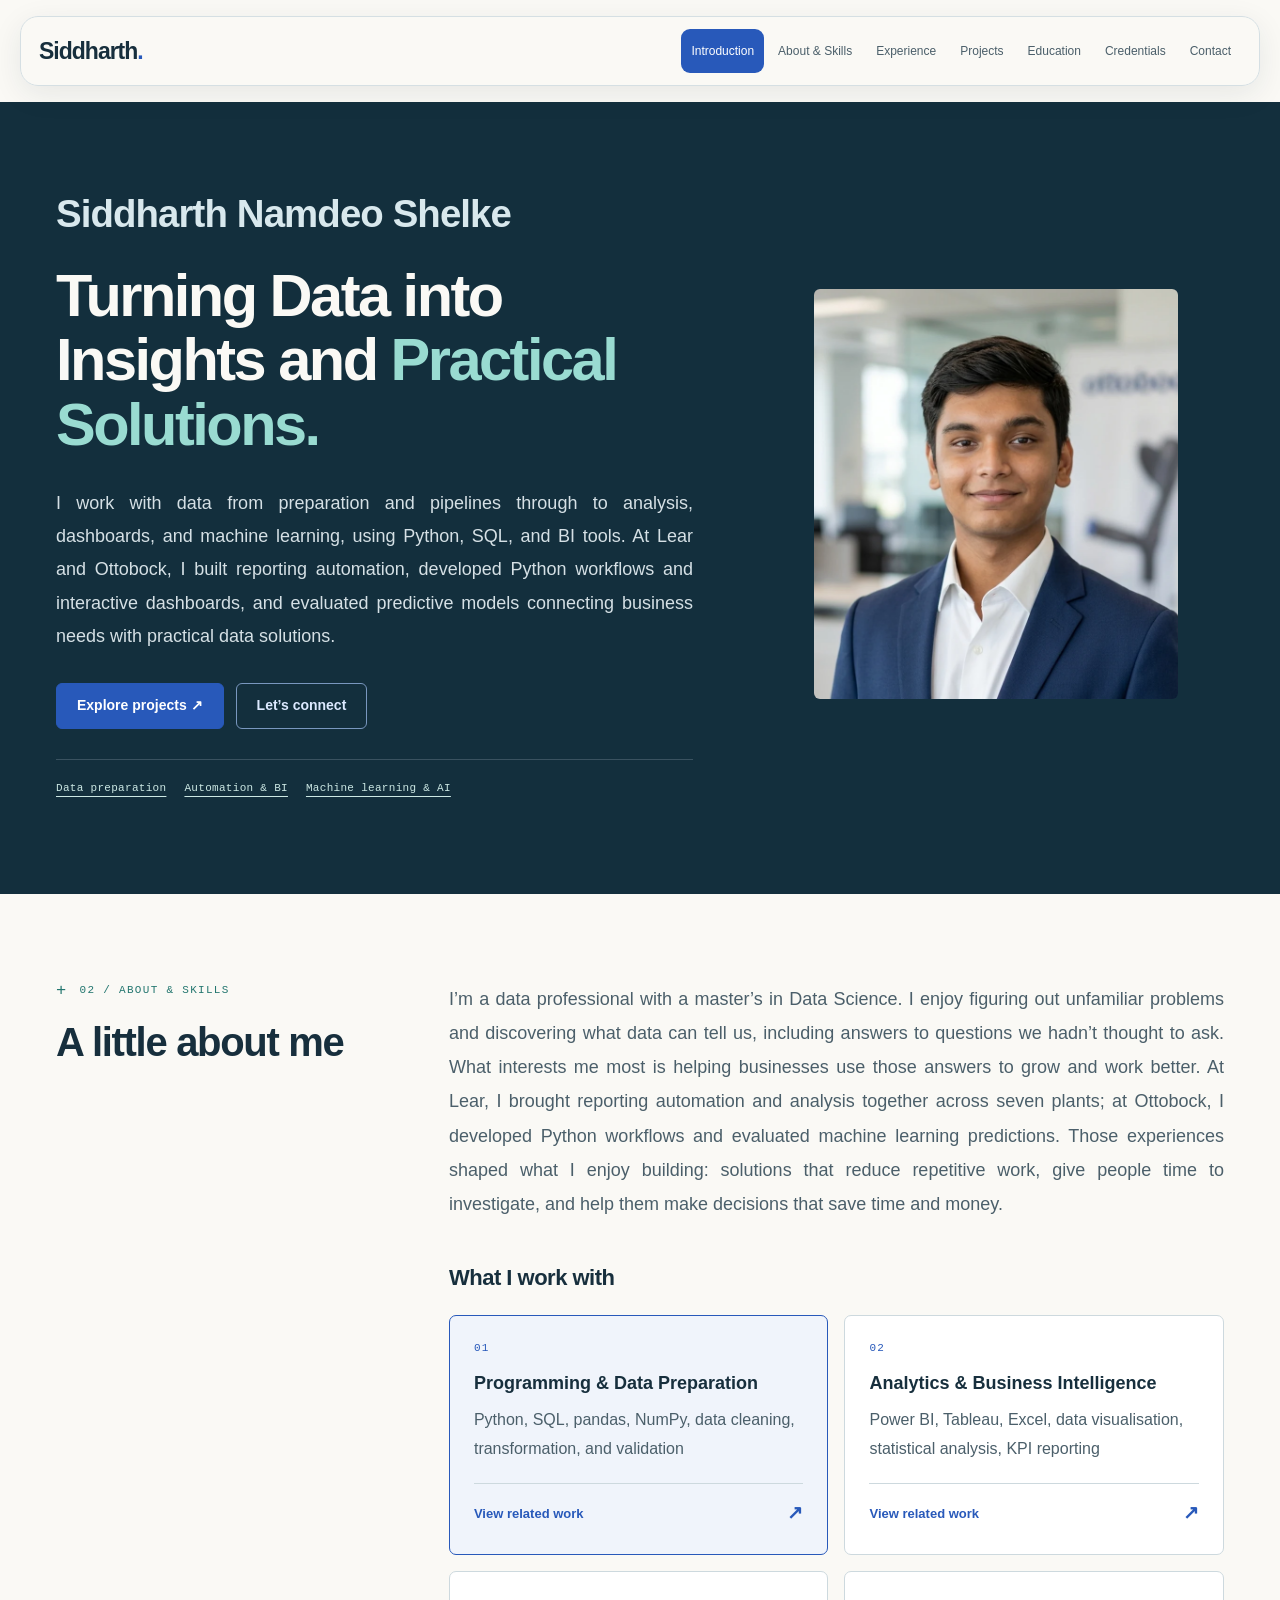
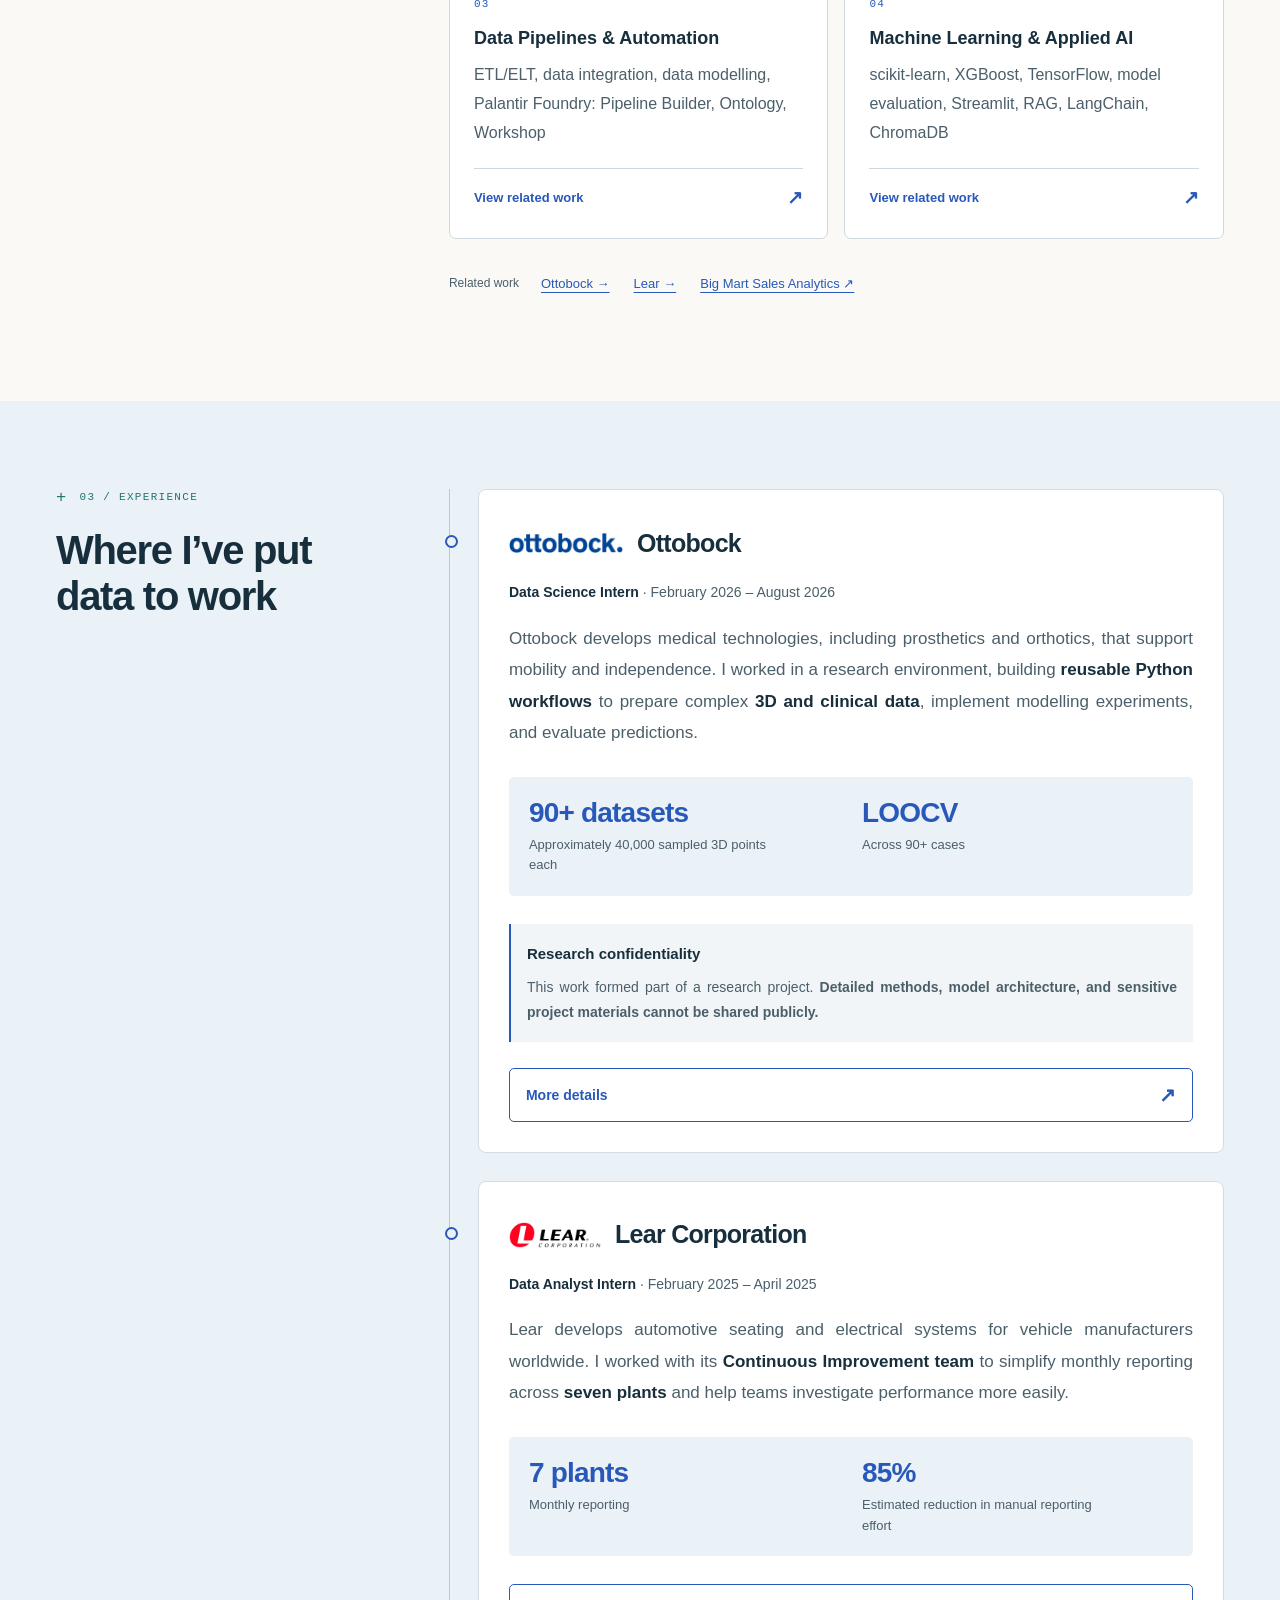
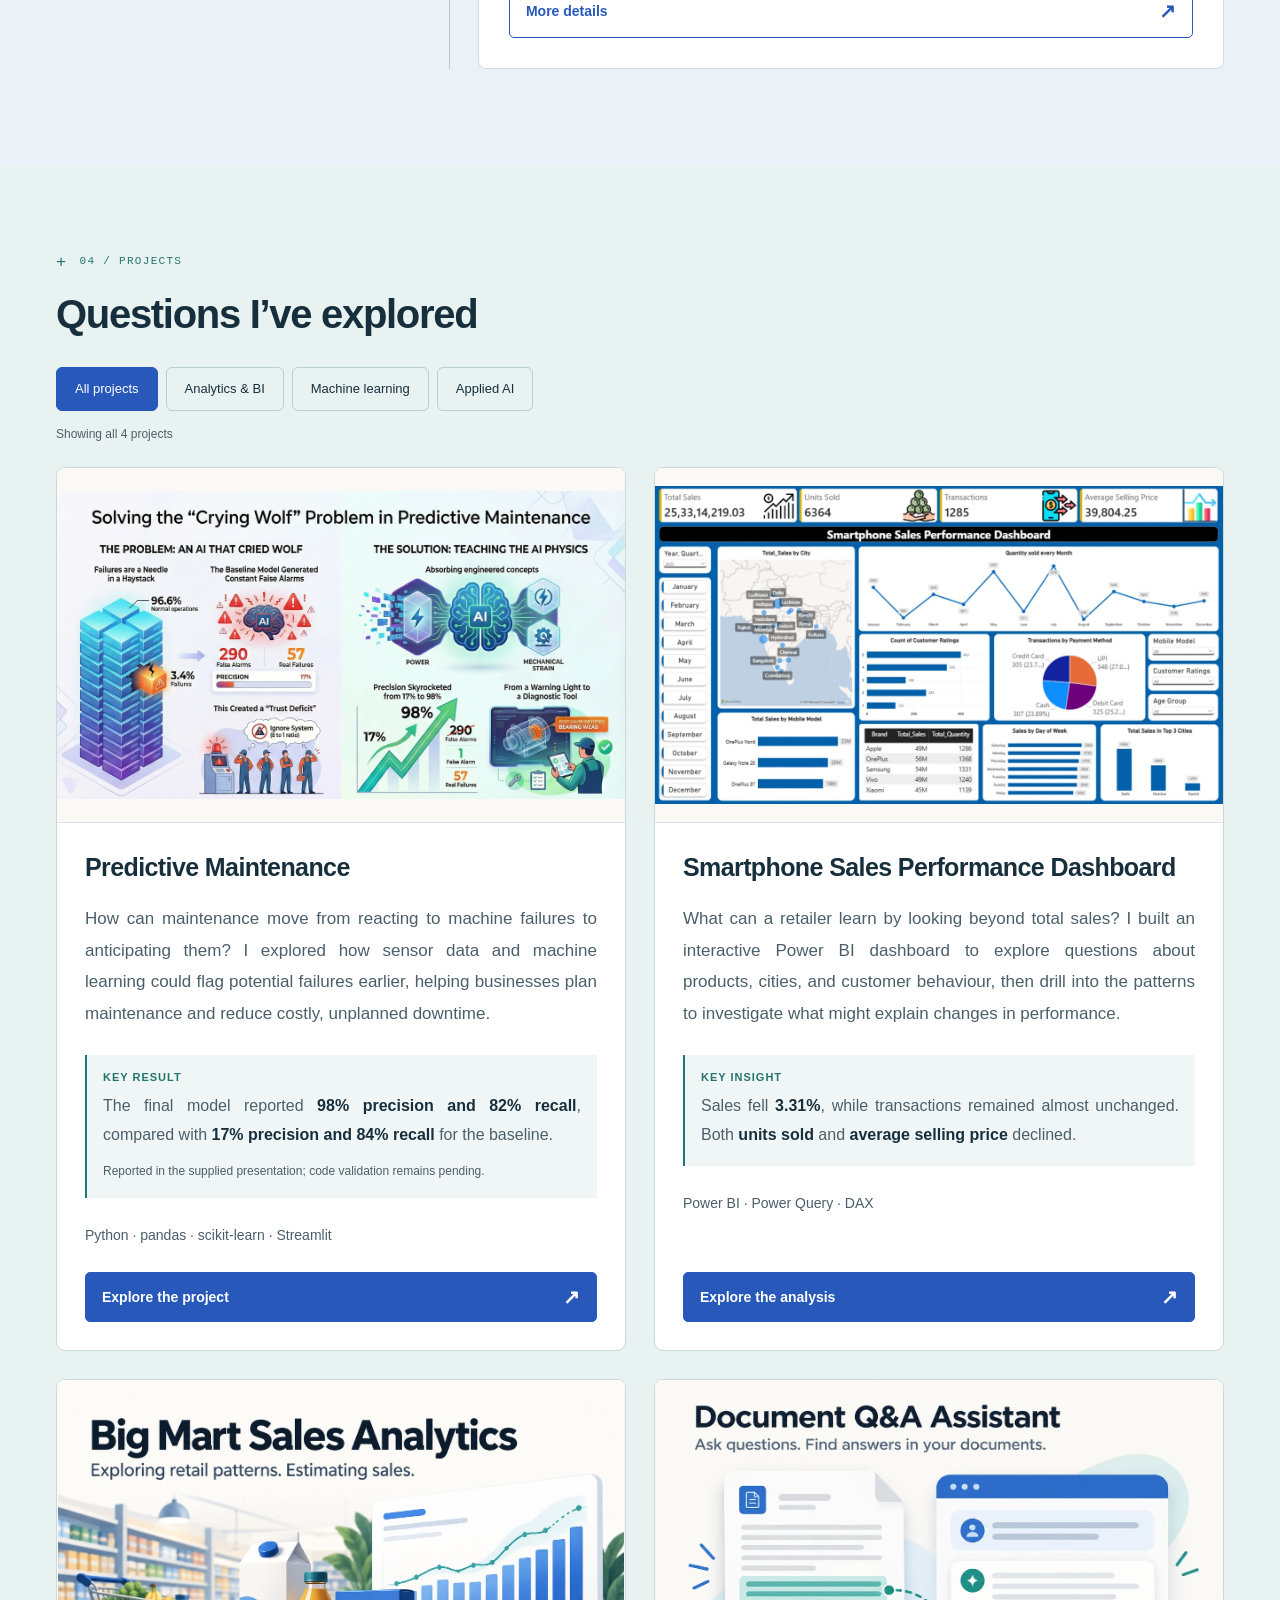
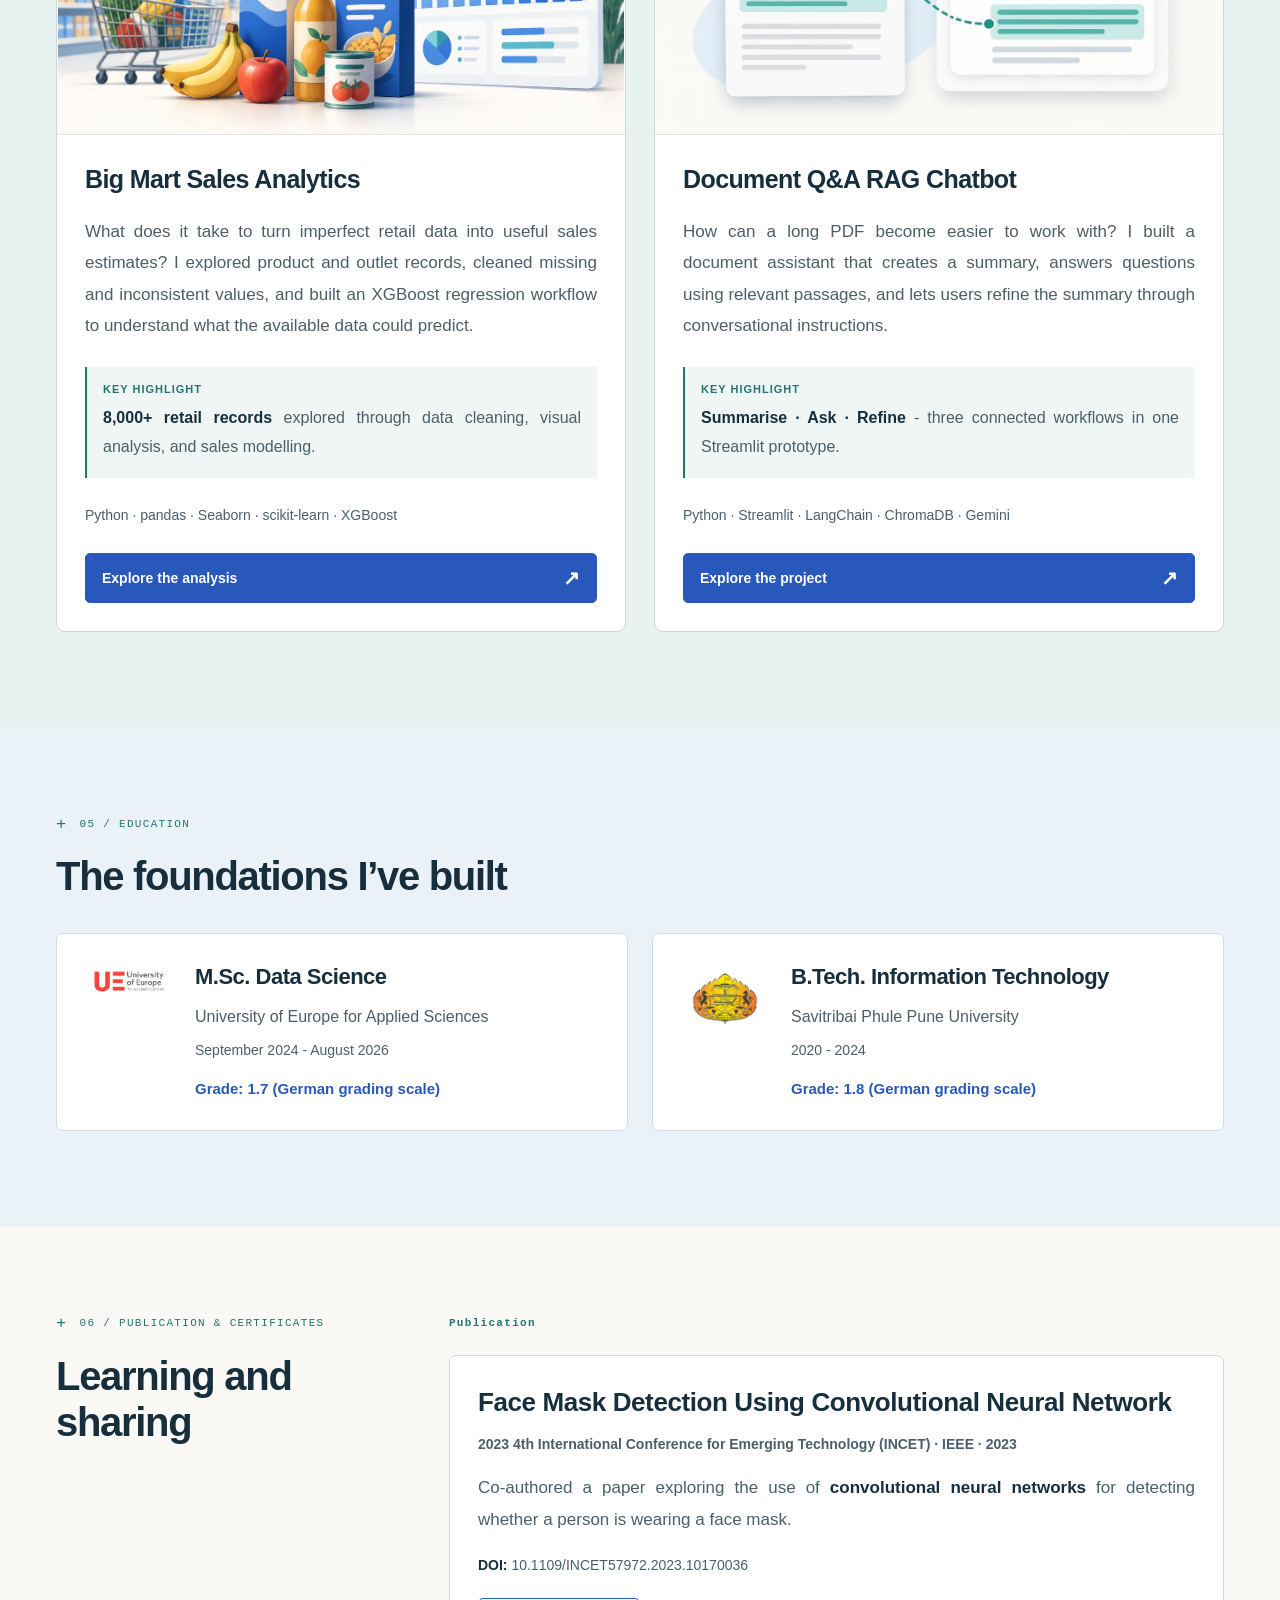
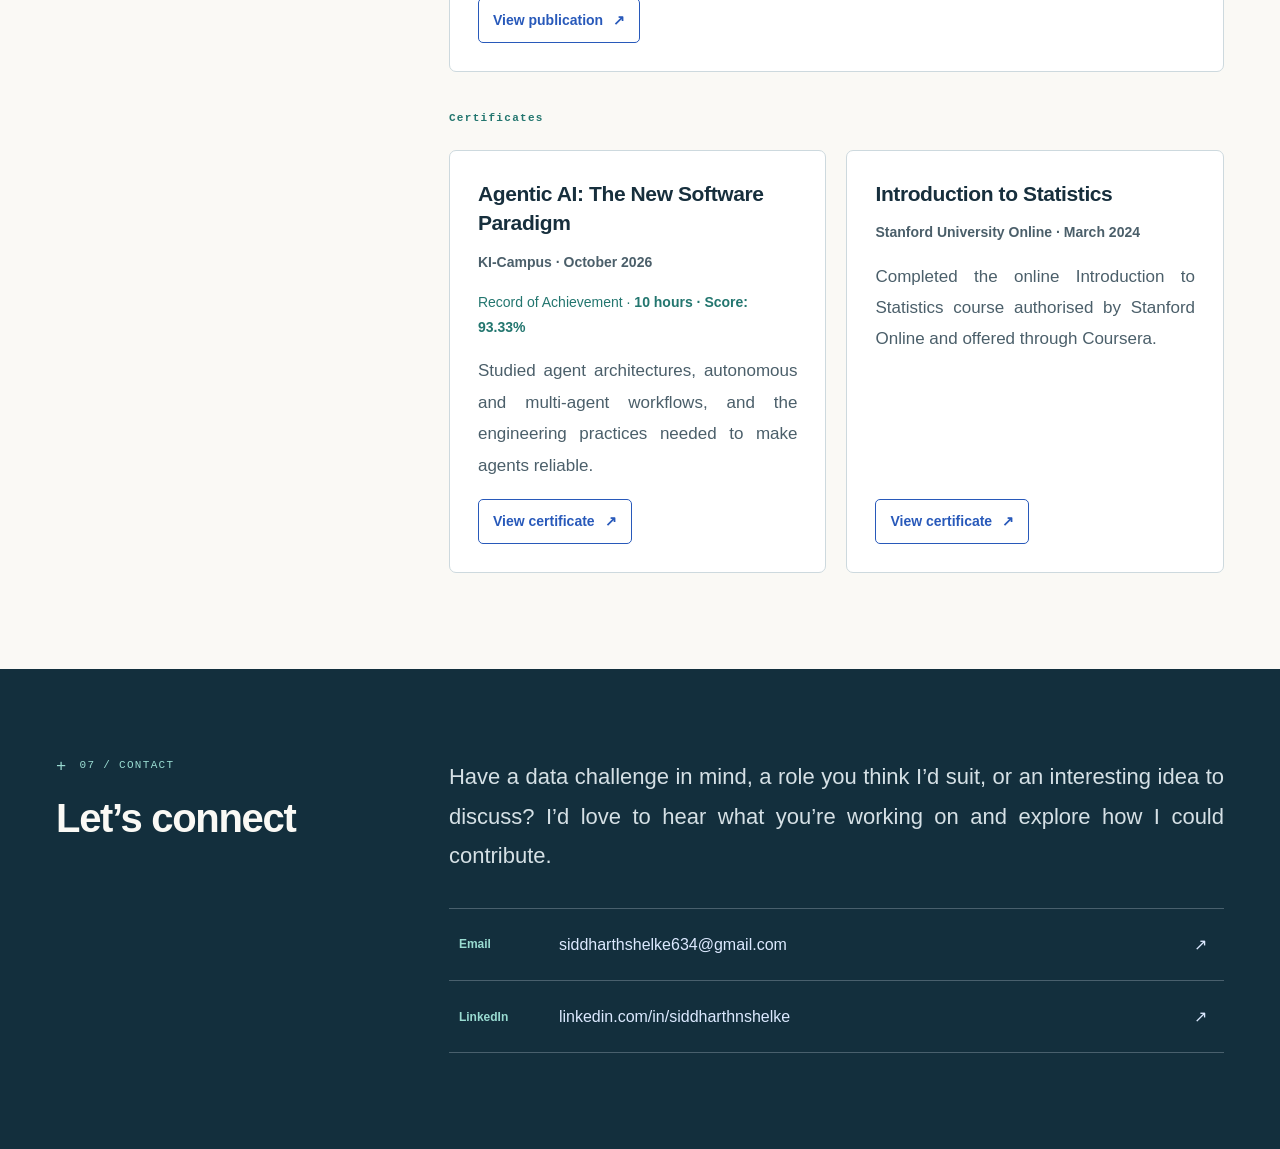
<file: docs/index.html>
<!doctype html>
<html lang="en">
<head>
  <meta charset="utf-8">
  <meta name="viewport" content="width=device-width, initial-scale=1">
  <meta name="description" content="Siddharth Namdeo Shelke — turning data into insights and practical solutions.">
  <title>Siddharth Namdeo Shelke | Portfolio</title>
  <link rel="stylesheet" href="styles.css">
<link rel="stylesheet" href="tech-theme.css"></head>
<body>
  <a class="skip" href="#introduction">Skip to introduction</a>
  <header class="site-header section-navigation">
    <a class="wordmark" href="#introduction" aria-label="Siddharth Namdeo Shelke, introduction">Siddharth<span class="dot">.</span></a>
    <nav class="site-nav" id="site-nav" aria-label="Main navigation"><a href="#introduction">Introduction</a><a href="#about">About &amp; Skills</a><a href="#experience">Experience</a><a href="#projects">Projects</a><a href="#education">Education</a><a href="#publication-certificates" aria-label="Publication &amp; Certificates">Credentials</a><a href="#contact">Contact</a></nav><div class="reading-progress" aria-hidden="true"><span></span></div></header>
  <main id="introduction" tabindex="-1">
    <div class="section-band band-introduction"><section class="hero" aria-labelledby="headline" data-nav-section="introduction">
      <div class="intro">
        <p class="name">Siddharth Namdeo Shelke</p>
        <h1 id="headline">Turning Data into Insights and <span>Practical Solutions.</span></h1>
        <p class="description">I work with data from preparation and pipelines through to analysis, dashboards, and machine learning, using Python, SQL, and BI tools. At Lear and Ottobock, I built reporting automation, developed Python workflows and interactive dashboards, and evaluated predictive models connecting business needs with practical data solutions.</p>
        <div class="signature" aria-hidden="true"><span></span><i></i><span></span><i></i><span></span></div>
      <div class="hero-actions"><a class="theme-button" href="#projects">Explore projects ↗</a><a class="theme-button secondary" href="#contact">Let’s connect</a></div><div class="hero-index" aria-label="Areas of work"><a href="#about">Data preparation</a><a href="#experience">Automation &amp; BI</a><a href="#projects">Machine learning &amp; AI</a></div></div>
      <figure class="portrait"><picture><source type="image/webp" srcset="assets/optimized/profile.webp"></source><img src="assets/profile.PNG" alt="Portrait of Siddharth Namdeo Shelke" width="1920" height="1743" fetchpriority="high"></picture></figure>
    </section>
    </div><div class="section-band band-about"><section class="about-section" id="about" aria-labelledby="about-title" data-nav-section="about">
      <div class="section-heading"><p class="eyebrow">02 / ABOUT &amp; SKILLS</p><h2 id="about-title">A little about me</h2></div>
      <div class="about-content"><p class="about-copy">I’m a data professional with a master’s in Data Science. I enjoy figuring out unfamiliar problems and discovering what data can tell us, including answers to questions we hadn’t thought to ask. What interests me most is helping businesses use those answers to grow and work better. At Lear, I brought reporting automation and analysis together across seven plants; at Ottobock, I developed Python workflows and evaluated machine learning predictions. Those experiences shaped what I enjoy building: solutions that reduce repetitive work, give people time to investigate, and help them make decisions that save time and money.</p><h3 class="skills-title">What I work with</h3><div class="skills-grid"><article class="skill-group"><span class="skill-number" aria-hidden="true">01</span><h4>Programming &amp; Data Preparation</h4><p>Python, SQL, pandas, NumPy, data cleaning, transformation, and validation</p><button class="skill-select" type="button" data-skill="0" aria-pressed="true" aria-controls="skill-proof" aria-label="View related work: Programming &amp; Data Preparation">View related work <span aria-hidden="true">↗</span></button></article><article class="skill-group"><span class="skill-number" aria-hidden="true">02</span><h4>Analytics &amp; Business Intelligence</h4><p>Power BI, Tableau, Excel, data visualisation, statistical analysis, KPI reporting</p><button class="skill-select" type="button" data-skill="1" aria-pressed="false" aria-controls="skill-proof" aria-label="View related work: Analytics &amp; Business Intelligence">View related work <span aria-hidden="true">↗</span></button></article><article class="skill-group"><span class="skill-number" aria-hidden="true">03</span><h4>Data Pipelines &amp; Automation</h4><p>ETL/ELT, data integration, data modelling, Palantir Foundry: Pipeline Builder, Ontology, Workshop</p><button class="skill-select" type="button" data-skill="2" aria-pressed="false" aria-controls="skill-proof" aria-label="View related work: Data Pipelines &amp; Automation">View related work <span aria-hidden="true">↗</span></button></article><article class="skill-group"><span class="skill-number" aria-hidden="true">04</span><h4>Machine Learning &amp; Applied AI</h4><p>scikit-learn, XGBoost, TensorFlow, model evaluation, Streamlit, RAG, LangChain, ChromaDB</p><button class="skill-select" type="button" data-skill="3" aria-pressed="false" aria-controls="skill-proof" aria-label="View related work: Machine Learning &amp; Applied AI">View related work <span aria-hidden="true">↗</span></button></article></div><div id="skill-proof" class="skill-proof" aria-live="polite"><p class="skill-proof-label">Related work</p><div class="skill-proof-links"><a href="experience/ottobock.html">Ottobock →</a><a href="experience/lear.html">Lear →</a><a href="projects/big-mart-sales.html">Big Mart Sales Analytics ↗</a></div></div></div>
    </section>
</div><div class="section-band band-experience"><section class="experience-section" id="experience" aria-labelledby="experience-title" data-nav-section="experience"><div class="section-heading"><p class="eyebrow">03 / EXPERIENCE</p><h2 id="experience-title">Where I’ve put data to work</h2></div><div class="experience-list"><article class="experience-entry" id="ottobock-experience"><div class="company-heading"><img class="company-logo ottobock-logo" src="assets/ottobock_logo.png" alt="Ottobock" loading="lazy" width="3840" height="653"><h3>Ottobock</h3></div><p class="role">Data Science Intern <span>· February 2026 – August 2026</span></p><p class="company-intro">Ottobock develops medical technologies, including prosthetics and orthotics, that support mobility and independence. I worked in a research environment, building <strong>reusable Python workflows</strong> to prepare complex <strong>3D and clinical data</strong>, implement modelling experiments, and evaluate predictions.</p><div class="experience-facts"><p><strong>90+ datasets</strong><span>Approximately 40,000 sampled 3D points each</span></p><p><strong>LOOCV</strong><span>Across 90+ cases</span></p></div><div class="confidentiality"><h4>Research confidentiality</h4><p>This work formed part of a research project. <strong>Detailed methods, model architecture, and sensitive project materials cannot be shared publicly.</strong></p></div><a class="experience-link" href="experience/ottobock.html" aria-label="More details about my experience at Ottobock">More details <span aria-hidden="true">↗</span></a></article><article class="experience-entry" id="lear-experience"><div class="company-heading"><img class="company-logo lear-logo" src="assets/lear_logo.png" alt="Lear Corporation" loading="lazy" width="3840" height="1073"><h3>Lear Corporation</h3></div><p class="role">Data Analyst Intern <span>· February 2025 – April 2025</span></p><p class="company-intro">Lear develops automotive seating and electrical systems for vehicle manufacturers worldwide. I worked with its <strong>Continuous Improvement team</strong> to simplify monthly reporting across <strong>seven plants</strong> and help teams investigate performance more easily.</p><div class="experience-facts"><p><strong>7 plants</strong><span>Monthly reporting</span></p><p><strong>85%</strong><span>Estimated reduction in manual reporting effort</span></p></div><a class="experience-link" href="experience/lear.html" aria-label="More details about my experience at Lear Corporation">More details <span aria-hidden="true">↗</span></a></article></div></section>
</div><div class="section-band band-projects"><section class="projects-section" id="projects" aria-labelledby="projects-title" data-nav-section="projects"><div class="projects-heading"><p class="eyebrow">04 / PROJECTS</p><h2 id="projects-title">Questions I’ve explored</h2></div><div class="project-filters" role="group" aria-label="Filter projects"><button class="filter-button" type="button" data-filter="all" aria-pressed="true" aria-controls="project-grid">All projects</button><button class="filter-button" type="button" data-filter="analytics" aria-pressed="false" aria-controls="project-grid">Analytics &amp; BI</button><button class="filter-button" type="button" data-filter="ml" aria-pressed="false" aria-controls="project-grid">Machine learning</button><button class="filter-button" type="button" data-filter="ai" aria-pressed="false" aria-controls="project-grid">Applied AI</button></div><p class="filter-status" role="status" aria-live="polite">Showing all 4 projects</p><div class="project-grid" id="project-grid"><article class="project-card" id="predictive-maintenance" data-categories="ml"><div class="project-image-frame"><picture><source type="image/webp" srcset="assets/optimized/infographics.webp"></source><img src="assets/Infographics.png" alt="Predictive maintenance infographic illustrating the business problem, engineered concepts and reported model results." loading="lazy" width="2740" height="1484"></picture></div><div class="project-copy"><h3>Predictive Maintenance</h3><p class="project-description">How can maintenance move from reacting to machine failures to anticipating them? I explored how sensor data and machine learning could flag potential failures earlier, helping businesses plan maintenance and reduce costly, unplanned downtime.</p><div class="project-result"><h4>Key result</h4><p>The final model reported <strong>98% precision and 82% recall</strong>, compared with <strong>17% precision and 84% recall</strong> for the baseline.</p><p class="evidence-note">Reported in the supplied presentation; code validation remains pending.</p></div><p class="project-tools">Python · pandas · scikit-learn · Streamlit</p><a class="project-link" href="projects/predictive-maintenance.html" aria-label="Explore the project: Predictive Maintenance">Explore the project <span aria-hidden="true">↗</span></a></div></article><article class="project-card" id="smartphone-sales" data-categories="analytics"><div class="project-image-frame"><picture><source type="image/webp" srcset="assets/optimized/2023-sales.webp"></source><img src="assets/2023_sales.png" alt="Smartphone sales dashboard for 2023 showing sales indicators, monthly trends, product and city comparisons, customer ratings, and payment methods." loading="lazy" width="2048" height="1146"></picture></div><div class="project-copy"><h3>Smartphone Sales Performance Dashboard</h3><p class="project-description">What can a retailer learn by looking beyond total sales? I built an interactive Power BI dashboard to explore questions about products, cities, and customer behaviour, then drill into the patterns to investigate what might explain changes in performance.</p><div class="project-result"><h4>Key insight</h4><p>Sales fell <strong>3.31%</strong>, while transactions remained almost unchanged. Both <strong>units sold</strong> and <strong>average selling price</strong> declined.</p></div><p class="project-tools">Power BI · Power Query · DAX</p><a class="project-link" href="projects/smartphone-sales.html" aria-label="Explore the analysis: Smartphone Sales Performance Dashboard">Explore the analysis <span aria-hidden="true">↗</span></a></div></article><article class="project-card" id="big-mart-sales" data-categories="analytics ml"><div class="project-image-frame project-cover-frame"><picture><source type="image/webp" srcset="assets/optimized/big-mart-cover.webp"></source><img src="assets/big-mart-cover.png" alt="Big Mart Sales Analytics cover with retail products, a store and a conceptual sales chart." loading="lazy" width="1586" height="992"></picture></div><div class="project-copy"><h3>Big Mart Sales Analytics</h3><p class="project-description">What does it take to turn imperfect retail data into useful sales estimates? I explored product and outlet records, cleaned missing and inconsistent values, and built an XGBoost regression workflow to understand what the available data could predict.</p><div class="project-result"><h4>Key highlight</h4><p><strong>8,000+ retail records</strong> explored through data cleaning, visual analysis, and sales modelling.</p></div><p class="project-tools">Python · pandas · Seaborn · scikit-learn · XGBoost</p><a class="project-link" href="projects/big-mart-sales.html" aria-label="Explore the analysis: Big Mart Sales Analytics">Explore the analysis <span aria-hidden="true">↗</span></a></div></article><article class="project-card" id="document-qa-rag" data-categories="ai"><div class="project-image-frame project-cover-frame"><picture><source type="image/webp" srcset="assets/optimized/document-qa-cover.webp"></source><img src="assets/document-qa-cover.png" alt="Document Q&amp;A Assistant cover showing a highlighted document passage connected to a matching answer." loading="lazy" width="1586" height="992"></picture></div><div class="project-copy"><h3>Document Q&amp;A RAG Chatbot</h3><p class="project-description">How can a long PDF become easier to work with? I built a document assistant that creates a summary, answers questions using relevant passages, and lets users refine the summary through conversational instructions.</p><div class="project-result"><h4>Key highlight</h4><p><strong>Summarise · Ask · Refine</strong> - three connected workflows in one Streamlit prototype.</p></div><p class="project-tools">Python · Streamlit · LangChain · ChromaDB · Gemini</p><a class="project-link" href="projects/document-qa-rag.html" aria-label="Explore the project: Document Q&amp;A RAG Chatbot">Explore the project <span aria-hidden="true">↗</span></a></div></article></div></section>
</div><div class="section-band band-education"><section class="education-section" id="education" aria-labelledby="education-title" data-nav-section="education"><div class="section-heading"><p class="eyebrow">05 / EDUCATION</p><h2 id="education-title">The foundations I’ve built</h2></div><div class="education-list"><article class="education-entry"><div class="education-logo-frame"><img src="assets/ue_logo.png" alt="University of Europe for Applied Sciences logo" class="education-logo ue-logo" loading="lazy" width="483" height="207"></div><div class="education-copy"><h3>M.Sc. Data Science</h3><p class="education-institution">University of Europe for Applied Sciences</p><p class="education-dates">September 2024 - August 2026</p><p class="education-grade"><strong>Grade: 1.7 (German grading scale)</strong></p></div></article><article class="education-entry"><div class="education-logo-frame"><img src="assets/sppu_logo.png" alt="Savitribai Phule Pune University logo" class="education-logo sppu-logo" loading="lazy" width="316" height="316"></div><div class="education-copy"><h3>B.Tech. Information Technology</h3><p class="education-institution">Savitribai Phule Pune University</p><p class="education-dates">2020 - 2024</p><p class="education-grade"><strong>Grade: 1.8 (German grading scale)</strong></p></div></article></div></section>
</div><div class="section-band band-credentials"><section class="credentials-section" id="publication-certificates" aria-labelledby="credentials-title" data-nav-section="publication-certificates"><div class="section-heading"><p class="eyebrow">06 / PUBLICATION &amp; CERTIFICATES</p><h2 id="credentials-title">Learning and sharing</h2></div><div class="credentials-content"><div class="publication-group"><h3 class="credentials-subtitle">Publication</h3><article class="publication-entry"><h4>Face Mask Detection Using Convolutional Neural Network</h4><p class="credential-issuer">2023 4th International Conference for Emerging Technology (INCET) · IEEE · 2023</p><p class="credential-description">Co-authored a paper exploring the use of <strong>convolutional neural networks</strong> for detecting whether a person is wearing a face mask.</p><p class="publication-doi"><span>DOI:</span> 10.1109/INCET57972.2023.10170036</p><a class="credential-link" href="https://ieeexplore.ieee.org/document/10170036" target="_blank" rel="noopener">View publication <span aria-hidden="true">↗</span></a></article></div><div class="certificates-group"><h3 class="credentials-subtitle">Certificates</h3><div class="certificate-grid"><article class="certificate-entry"><h4>Agentic AI: The New Software Paradigm</h4><p class="credential-issuer">KI-Campus · October 2026</p><p class="credential-meta">Record of Achievement · <strong>10 hours · Score: 93.33%</strong></p><p class="credential-description">Studied agent architectures, autonomous and multi-agent workflows, and the engineering practices needed to make agents reliable.</p><a class="credential-link" href="assets/certificates/agentic-ai-record-of-achievement.pdf" target="_blank" rel="noopener" aria-label="View Agentic AI certificate, PDF">View certificate <span aria-hidden="true">↗</span></a></article><article class="certificate-entry"><h4>Introduction to Statistics</h4><p class="credential-issuer">Stanford University Online · March 2024</p><p class="credential-description">Completed the online Introduction to Statistics course authorised by Stanford Online and offered through Coursera.</p><a class="credential-link" href="assets/certificates/introduction-to-statistics.jpeg" target="_blank" rel="noopener" aria-label="View Introduction to Statistics certificate, image">View certificate <span aria-hidden="true">↗</span></a></article></div></div></div></section>
</div><div class="section-band band-contact"><section class="contact-section" id="contact" aria-labelledby="contact-title" data-nav-section="contact"><div class="section-heading"><p class="eyebrow">07 / CONTACT</p><h2 id="contact-title">Let’s connect</h2></div><div class="contact-content"><p class="contact-invitation">Have a data challenge in mind, a role you think I’d suit, or an interesting idea to discuss? I’d love to hear what you’re working on and explore how I could contribute.</p><div class="contact-links"><a class="contact-link" href="mailto:siddharthshelke634@gmail.com"><span class="contact-label">Email</span><span class="contact-destination">siddharthshelke634@gmail.com</span><span aria-hidden="true">↗</span></a><a class="contact-link" href="https://www.linkedin.com/in/siddharthnshelke" target="_blank" rel="noopener"><span class="contact-label">LinkedIn</span><span class="contact-destination">linkedin.com/in/siddharthnshelke</span><span aria-hidden="true">↗</span></a></div></div></section>
  </div></main>
<dialog id="image-viewer" aria-labelledby="viewer-caption"><div class="viewer-toolbar"><p id="viewer-caption"></p><button type="button" class="viewer-close" aria-label="Close enlarged image">Close ×</button></div><div class="viewer-scroll"><img id="viewer-image" alt=""></div></dialog>
<script src="main.js"></script>
</body>
</html>
</file>
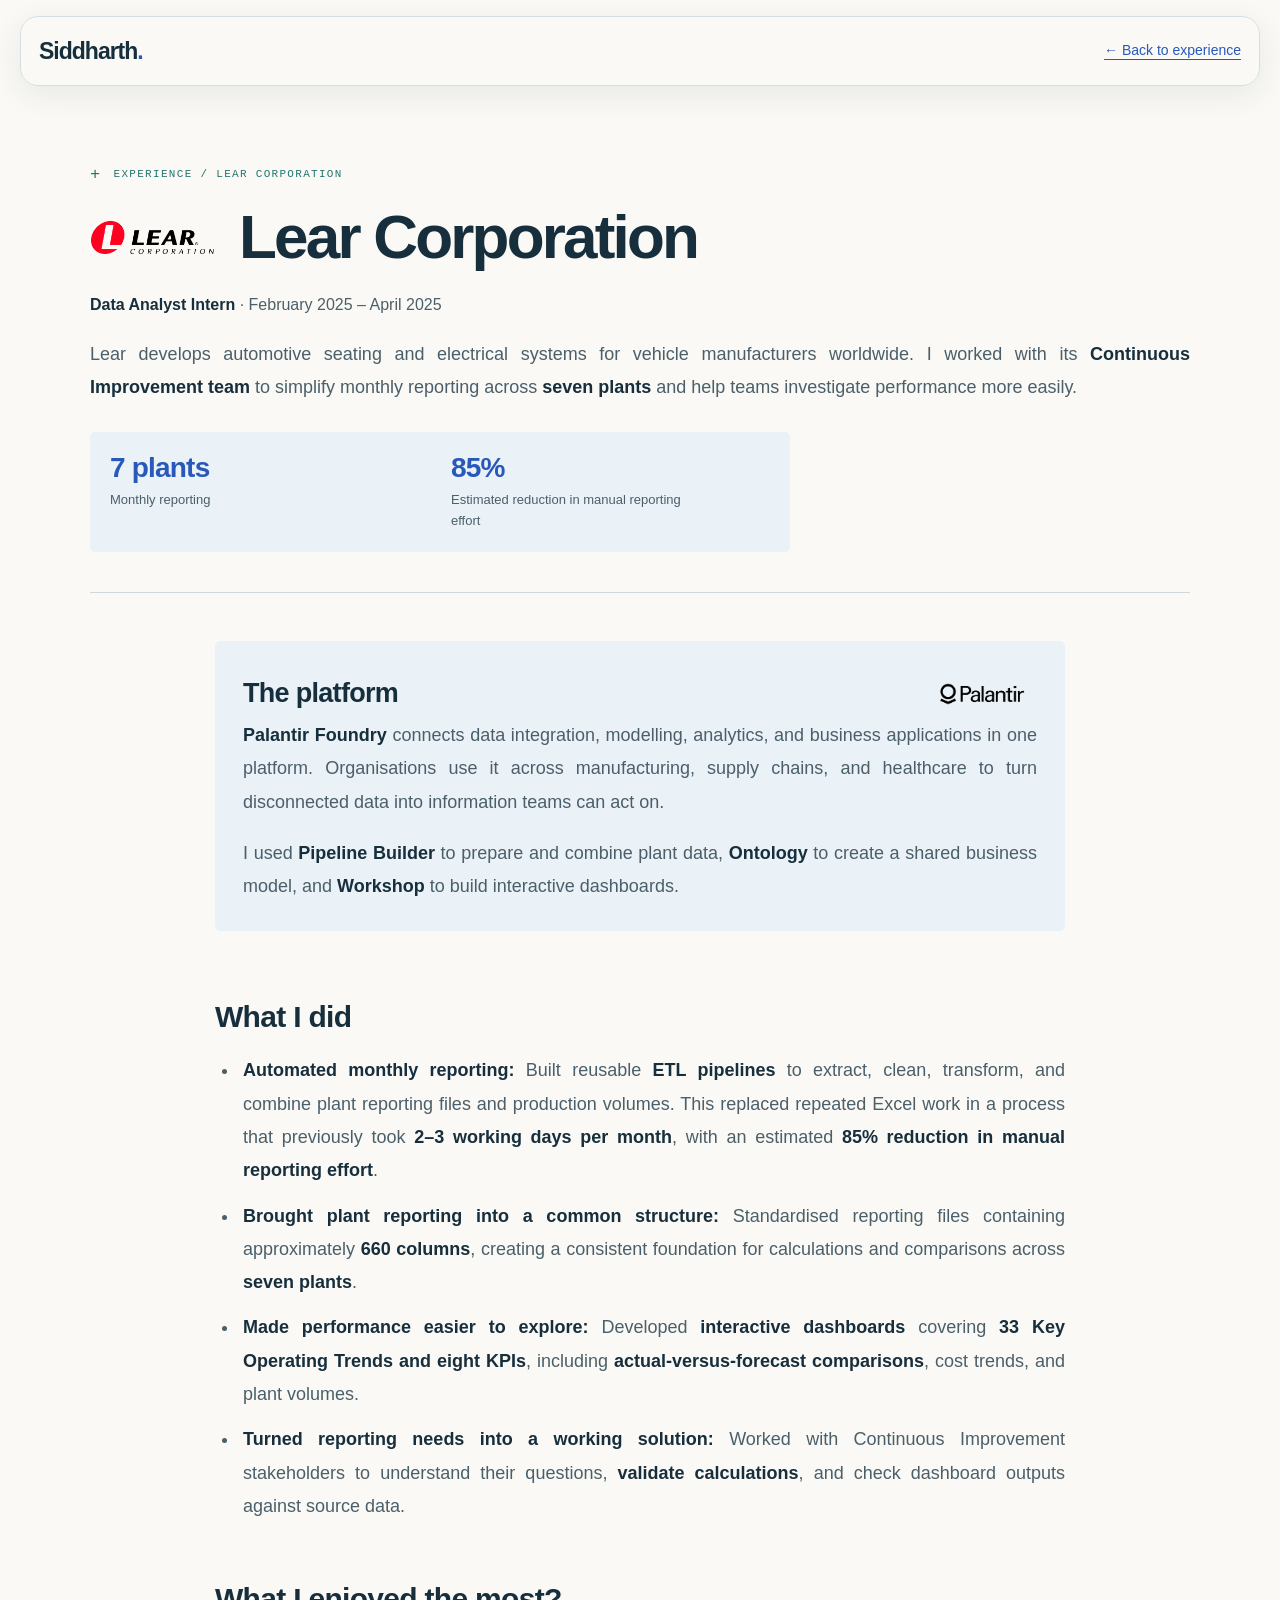
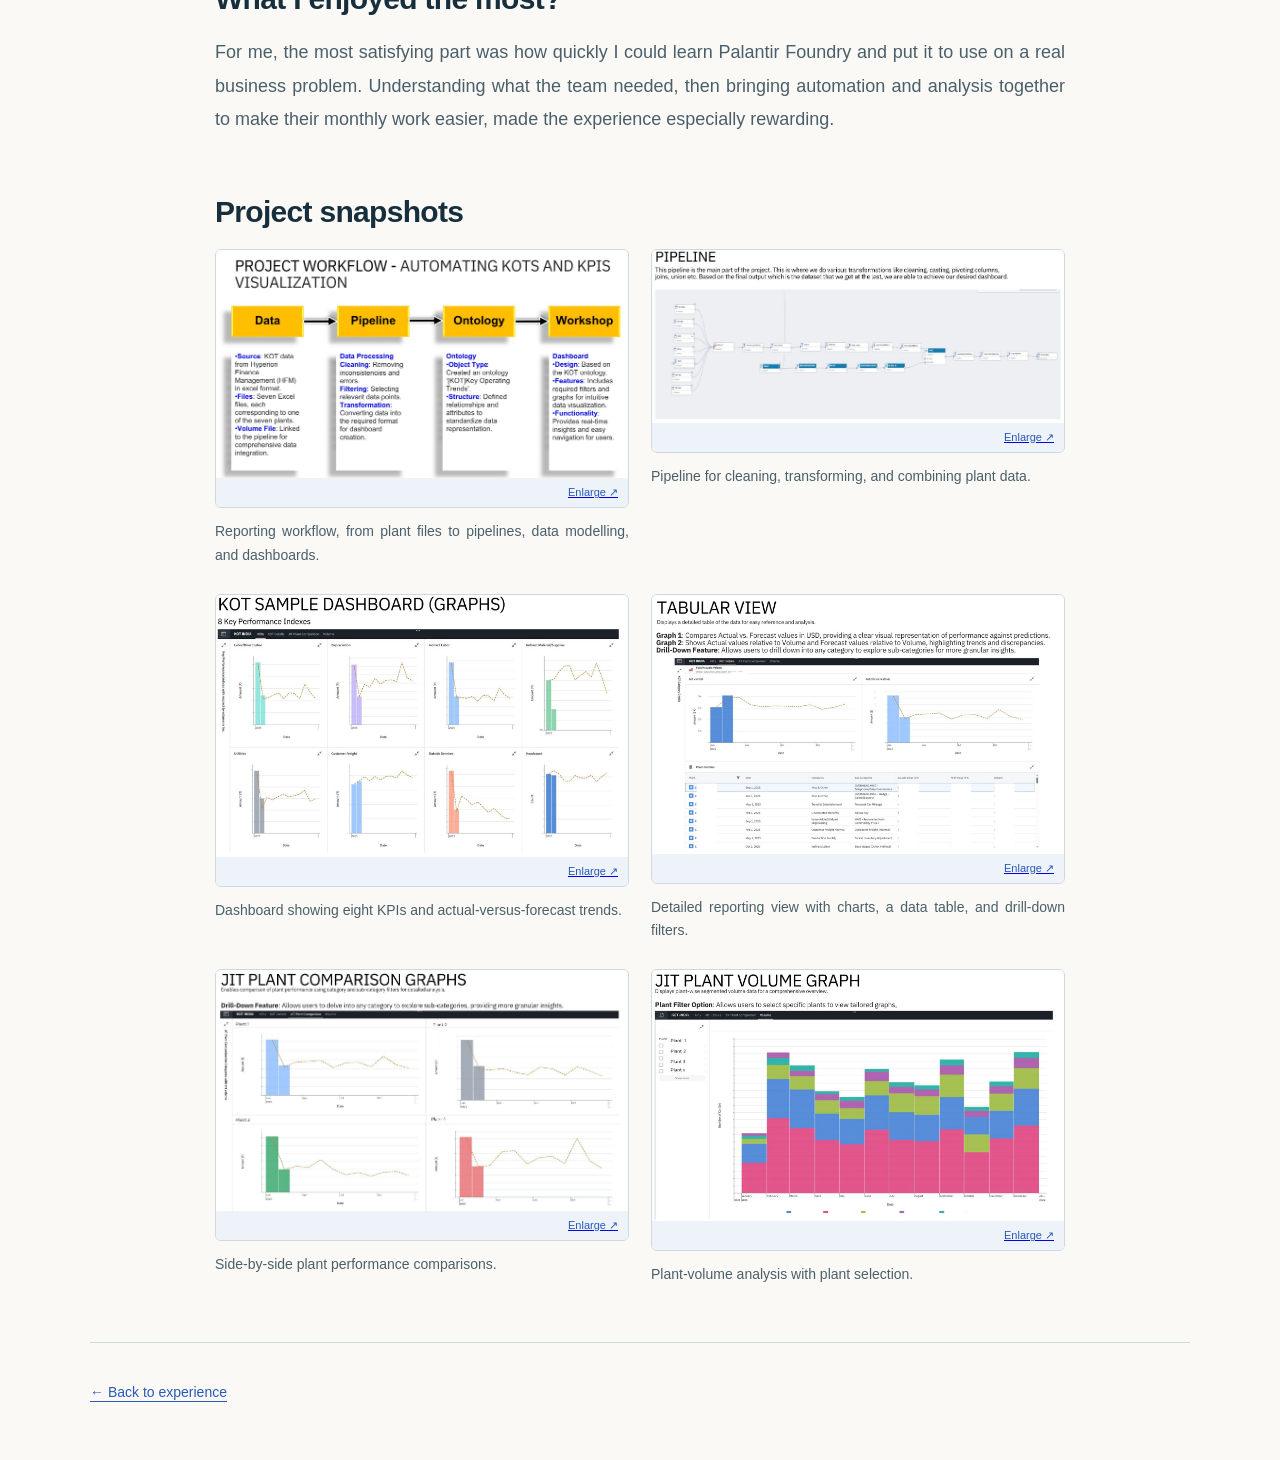
<file: docs/experience/lear.html>
<!doctype html>
<html lang="en"><head><meta charset="utf-8"><meta name="viewport" content="width=device-width, initial-scale=1"><meta name="description" content="Siddharth Namdeo Shelke’s experience at Lear Corporation, including contributions and personal reflections."><title>Lear Corporation experience | Siddharth Namdeo Shelke</title><link rel="stylesheet" href="../styles.css"><link rel="stylesheet" href="../tech-theme.css"></head><body class="detail-page experience-page"><a class="skip" href="#experience-main">Skip to experience</a><header class="site-header"><a class="wordmark" href="../index.html" aria-label="Siddharth Namdeo Shelke, homepage">Siddharth<span class="dot">.</span></a><a class="back-link" href="../index.html#lear-experience">← Back to experience</a></header><main class="project-main" id="experience-main" tabindex="-1"><header class="project-page-heading experience-page-heading"><p class="eyebrow">EXPERIENCE / LEAR CORPORATION</p><div class="company-heading experience-page-company"><img class="company-logo lear-logo" src="../assets/lear_logo.png" alt="Lear Corporation" loading="lazy" width="3840" height="1073"><h1>Lear Corporation</h1></div><p class="role">Data Analyst Intern <span>· February 2025 – April 2025</span></p><p class="company-intro">Lear develops automotive seating and electrical systems for vehicle manufacturers worldwide. I worked with its <strong>Continuous Improvement team</strong> to simplify monthly reporting across <strong>seven plants</strong> and help teams investigate performance more easily.</p><div class="experience-facts"><p><strong>7 plants</strong><span>Monthly reporting</span></p><p><strong>85%</strong><span>Estimated reduction in manual reporting effort</span></p></div></header><article class="project-article experience-article"><section class="platform" id="platform" aria-labelledby="platform-title"><div class="platform-heading"><h2 id="platform-title">The platform</h2><img class="platform-logo" src="../assets/palantir_logo.png" alt="Palantir" loading="lazy" width="3840" height="2160"></div><p><strong>Palantir Foundry</strong> connects data integration, modelling, analytics, and business applications in one platform. Organisations use it across manufacturing, supply chains, and healthcare to turn disconnected data into information teams can act on.</p><p>I used <strong>Pipeline Builder</strong> to prepare and combine plant data, <strong>Ontology</strong> to create a shared business model, and <strong>Workshop</strong> to build interactive dashboards.</p></section><section id="contributions" aria-labelledby="contributions-title"><h2 id="contributions-title">What I did</h2><ul><li><strong>Automated monthly reporting:</strong> Built reusable <strong>ETL pipelines</strong> to extract, clean, transform, and combine plant reporting files and production volumes. This replaced repeated Excel work in a process that previously took <strong>2–3 working days per month</strong>, with an estimated <strong>85% reduction in manual reporting effort</strong>.</li><li><strong>Brought plant reporting into a common structure:</strong> Standardised reporting files containing approximately <strong>660 columns</strong>, creating a consistent foundation for calculations and comparisons across <strong>seven plants</strong>.</li><li><strong>Made performance easier to explore:</strong> Developed <strong>interactive dashboards</strong> covering <strong>33 Key Operating Trends and eight KPIs</strong>, including <strong>actual-versus-forecast comparisons</strong>, cost trends, and plant volumes.</li><li><strong>Turned reporting needs into a working solution:</strong> Worked with Continuous Improvement stakeholders to understand their questions, <strong>validate calculations</strong>, and check dashboard outputs against source data.</li></ul></section><section id="reflection" aria-labelledby="reflection-title"><h2 id="reflection-title">What I enjoyed the most?</h2><p>For me, the most satisfying part was how quickly I could learn Palantir Foundry and put it to use on a real business problem. Understanding what the team needed, then bringing automation and analysis together to make their monthly work easier, made the experience especially rewarding.</p></section><section id="snapshots" aria-labelledby="snapshots-title"><h2 id="snapshots-title">Project snapshots</h2><div class="snapshot-grid"><figure><a class="snapshot-link" href="../assets/s1.png" aria-label="Enlarge: Reporting workflow, from plant files to pipelines, data modelling, and dashboards."><img class="snapshot" src="../assets/s1.png" alt="Reporting workflow, from plant files to pipelines, data modelling, and dashboards." loading="lazy" width="1744" height="966"><span class="enlarge-label">Enlarge ↗</span></a><figcaption>Reporting workflow, from plant files to pipelines, data modelling, and dashboards.</figcaption></figure><figure><a class="snapshot-link" href="../assets/s3.png" aria-label="Enlarge: Pipeline for cleaning, transforming, and combining plant data."><img class="snapshot" src="../assets/s3.png" alt="Pipeline for cleaning, transforming, and combining plant data." loading="lazy" width="1914" height="802"><span class="enlarge-label">Enlarge ↗</span></a><figcaption>Pipeline for cleaning, transforming, and combining plant data.</figcaption></figure><figure><a class="snapshot-link" href="../assets/s4.png" aria-label="Enlarge: Dashboard showing eight KPIs and actual-versus-forecast trends."><img class="snapshot" src="../assets/s4.png" alt="Dashboard showing eight KPIs and actual-versus-forecast trends." loading="lazy" width="1544" height="982"><span class="enlarge-label">Enlarge ↗</span></a><figcaption>Dashboard showing eight KPIs and actual-versus-forecast trends.</figcaption></figure><figure><a class="snapshot-link" href="../assets/s5.png" aria-label="Enlarge: Detailed reporting view with charts, a data table, and drill-down filters."><img class="snapshot" src="../assets/s5.png" alt="Detailed reporting view with charts, a data table, and drill-down filters." loading="lazy" width="1564" height="982"><span class="enlarge-label">Enlarge ↗</span></a><figcaption>Detailed reporting view with charts, a data table, and drill-down filters.</figcaption></figure><figure><a class="snapshot-link" href="../assets/s6.png" aria-label="Enlarge: Side-by-side plant performance comparisons."><img class="snapshot" src="../assets/s6.png" alt="Side-by-side plant performance comparisons." loading="lazy" width="1674" height="978"><span class="enlarge-label">Enlarge ↗</span></a><figcaption>Side-by-side plant performance comparisons.</figcaption></figure><figure><a class="snapshot-link" href="../assets/s7.png" aria-label="Enlarge: Plant-volume analysis with plant selection."><img class="snapshot" src="../assets/s7.png" alt="Plant-volume analysis with plant selection." loading="lazy" width="1598" height="974"><span class="enlarge-label">Enlarge ↗</span></a><figcaption>Plant-volume analysis with plant selection.</figcaption></figure></div></section></article><footer class="project-page-footer"><a class="back-link" href="../index.html#lear-experience">← Back to experience</a></footer></main><dialog id="image-viewer" aria-labelledby="viewer-caption"><div class="viewer-toolbar"><p id="viewer-caption"></p><button type="button" class="viewer-close" aria-label="Close enlarged image">Close ×</button></div><div class="viewer-scroll"><img id="viewer-image" alt=""></div></dialog>
<script src="../main.js"></script></body></html>
</file>
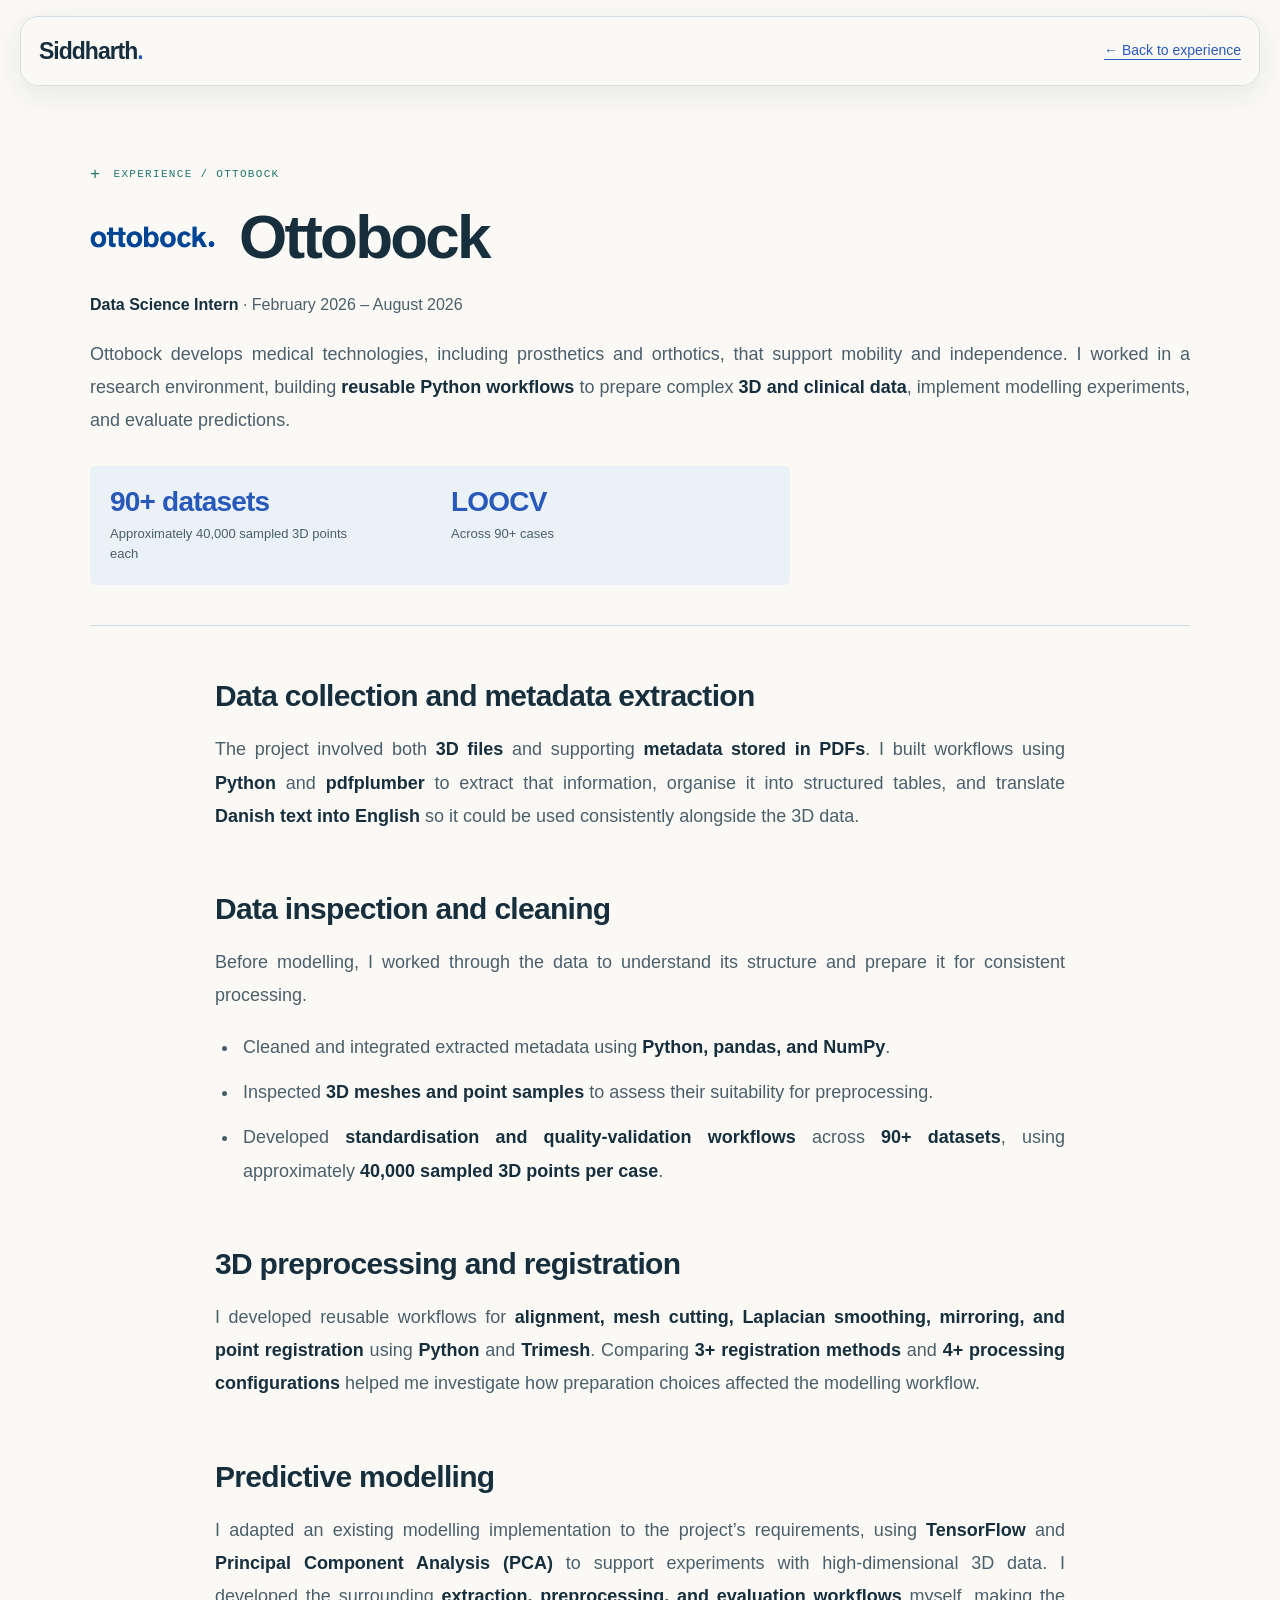
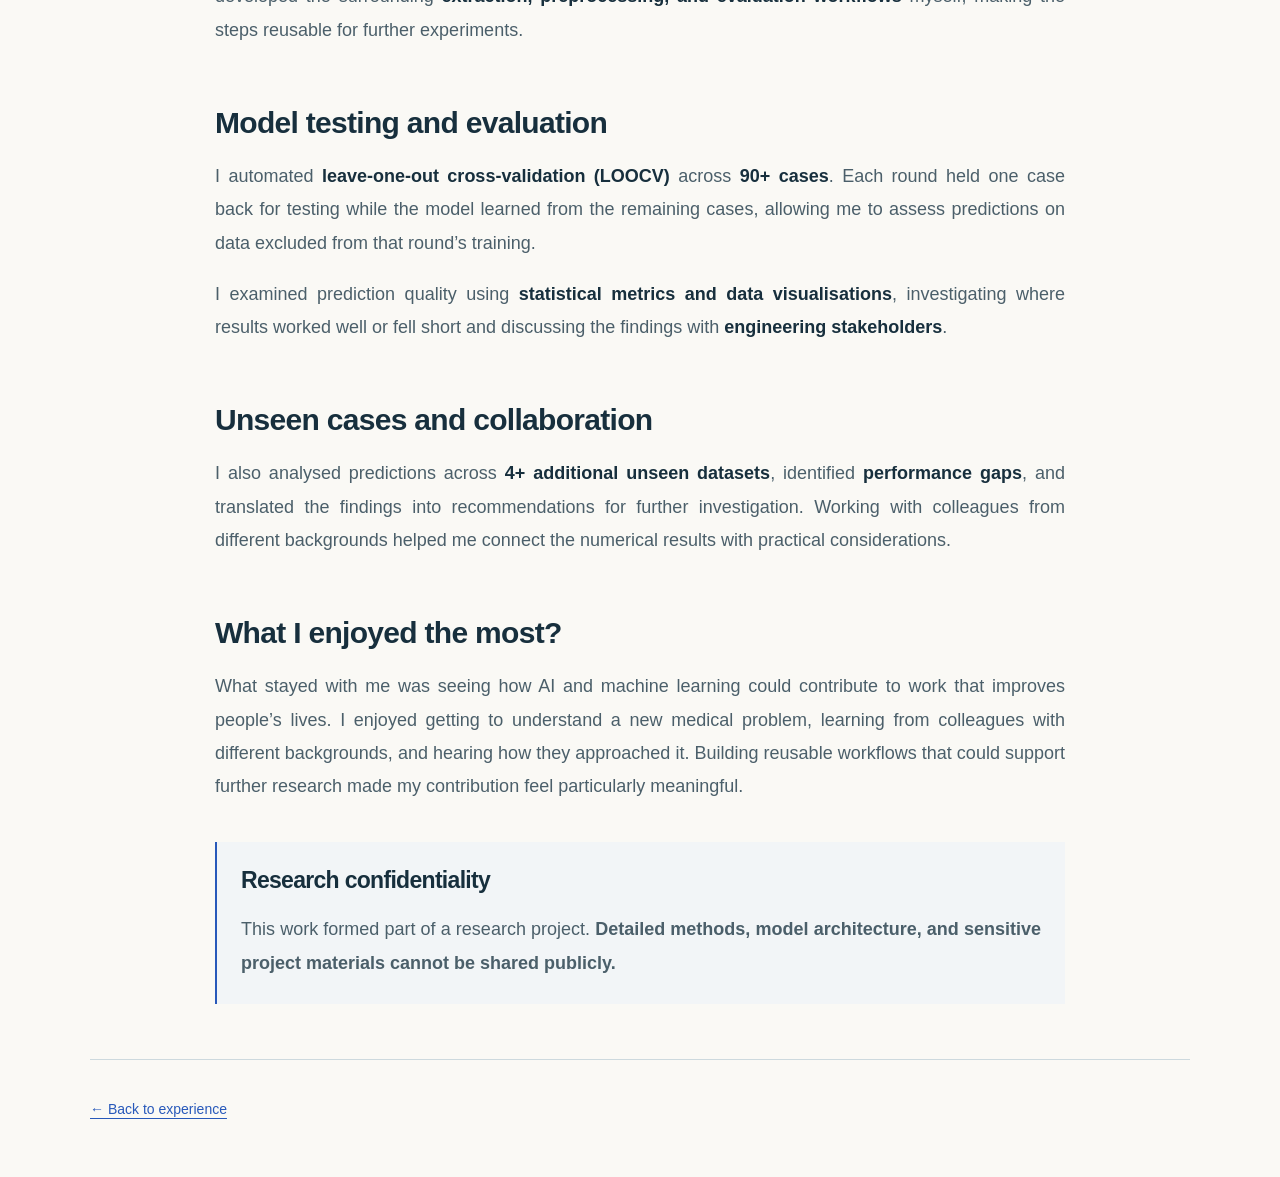
<file: docs/experience/ottobock.html>
<!doctype html>
<html lang="en"><head><meta charset="utf-8"><meta name="viewport" content="width=device-width, initial-scale=1"><meta name="description" content="Siddharth Namdeo Shelke’s experience at Ottobock, including contributions and personal reflections."><title>Ottobock experience | Siddharth Namdeo Shelke</title><link rel="stylesheet" href="../styles.css"><link rel="stylesheet" href="../tech-theme.css"></head><body class="detail-page experience-page"><a class="skip" href="#experience-main">Skip to experience</a><header class="site-header"><a class="wordmark" href="../index.html" aria-label="Siddharth Namdeo Shelke, homepage">Siddharth<span class="dot">.</span></a><a class="back-link" href="../index.html#ottobock-experience">← Back to experience</a></header><main class="project-main" id="experience-main" tabindex="-1"><header class="project-page-heading experience-page-heading"><p class="eyebrow">EXPERIENCE / OTTOBOCK</p><div class="company-heading experience-page-company"><img class="company-logo ottobock-logo" src="../assets/ottobock_logo.png" alt="Ottobock" loading="lazy" width="3840" height="653"><h1>Ottobock</h1></div><p class="role">Data Science Intern <span>· February 2026 – August 2026</span></p><p class="company-intro">Ottobock develops medical technologies, including prosthetics and orthotics, that support mobility and independence. I worked in a research environment, building <strong>reusable Python workflows</strong> to prepare complex <strong>3D and clinical data</strong>, implement modelling experiments, and evaluate predictions.</p><div class="experience-facts"><p><strong>90+ datasets</strong><span>Approximately 40,000 sampled 3D points each</span></p><p><strong>LOOCV</strong><span>Across 90+ cases</span></p></div></header><article class="project-article experience-article"><section id="section-1" aria-labelledby="section-1-title"><h2 id="section-1-title">Data collection and metadata extraction</h2><p>The project involved both <strong>3D files</strong> and supporting <strong>metadata stored in PDFs</strong>. I built workflows using <strong>Python</strong> and <strong>pdfplumber</strong> to extract that information, organise it into structured tables, and translate <strong>Danish text into English</strong> so it could be used consistently alongside the 3D data.</p></section><section id="section-2" aria-labelledby="section-2-title"><h2 id="section-2-title">Data inspection and cleaning</h2><p>Before modelling, I worked through the data to understand its structure and prepare it for consistent processing.</p><ul><li>Cleaned and integrated extracted metadata using <strong>Python, pandas, and NumPy</strong>.</li><li>Inspected <strong>3D meshes and point samples</strong> to assess their suitability for preprocessing.</li><li>Developed <strong>standardisation and quality-validation workflows</strong> across <strong>90+ datasets</strong>, using approximately <strong>40,000 sampled 3D points per case</strong>.</li></ul></section><section id="section-3" aria-labelledby="section-3-title"><h2 id="section-3-title">3D preprocessing and registration</h2><p>I developed reusable workflows for <strong>alignment, mesh cutting, Laplacian smoothing, mirroring, and point registration</strong> using <strong>Python</strong> and <strong>Trimesh</strong>. Comparing <strong>3+ registration methods</strong> and <strong>4+ processing configurations</strong> helped me investigate how preparation choices affected the modelling workflow.</p></section><section id="section-4" aria-labelledby="section-4-title"><h2 id="section-4-title">Predictive modelling</h2><p>I adapted an existing modelling implementation to the project’s requirements, using <strong>TensorFlow</strong> and <strong>Principal Component Analysis (PCA)</strong> to support experiments with high-dimensional 3D data. I developed the surrounding <strong>extraction, preprocessing, and evaluation workflows</strong> myself, making the steps reusable for further experiments.</p></section><section id="section-5" aria-labelledby="section-5-title"><h2 id="section-5-title">Model testing and evaluation</h2><p>I automated <strong>leave-one-out cross-validation (LOOCV)</strong> across <strong>90+ cases</strong>. Each round held one case back for testing while the model learned from the remaining cases, allowing me to assess predictions on data excluded from that round’s training.</p><p>I examined prediction quality using <strong>statistical metrics and data visualisations</strong>, investigating where results worked well or fell short and discussing the findings with <strong>engineering stakeholders</strong>.</p></section><section id="section-6" aria-labelledby="section-6-title"><h2 id="section-6-title">Unseen cases and collaboration</h2><p>I also analysed predictions across <strong>4+ additional unseen datasets</strong>, identified <strong>performance gaps</strong>, and translated the findings into recommendations for further investigation. Working with colleagues from different backgrounds helped me connect the numerical results with practical considerations.</p></section><section id="reflection" aria-labelledby="reflection-title"><h2 id="reflection-title">What I enjoyed the most?</h2><p>What stayed with me was seeing how AI and machine learning could contribute to work that improves people’s lives. I enjoyed getting to understand a new medical problem, learning from colleagues with different backgrounds, and hearing how they approached it. Building reusable workflows that could support further research made my contribution feel particularly meaningful.</p></section><section class="confidentiality" id="confidentiality" aria-labelledby="confidentiality-title"><h2 id="confidentiality-title">Research confidentiality</h2><p>This work formed part of a research project. <strong>Detailed methods, model architecture, and sensitive project materials cannot be shared publicly.</strong></p></section></article><footer class="project-page-footer"><a class="back-link" href="../index.html#ottobock-experience">← Back to experience</a></footer></main><dialog id="image-viewer" aria-labelledby="viewer-caption"><div class="viewer-toolbar"><p id="viewer-caption"></p><button type="button" class="viewer-close" aria-label="Close enlarged image">Close ×</button></div><div class="viewer-scroll"><img id="viewer-image" alt=""></div></dialog>
<script src="../main.js"></script></body></html>
</file>
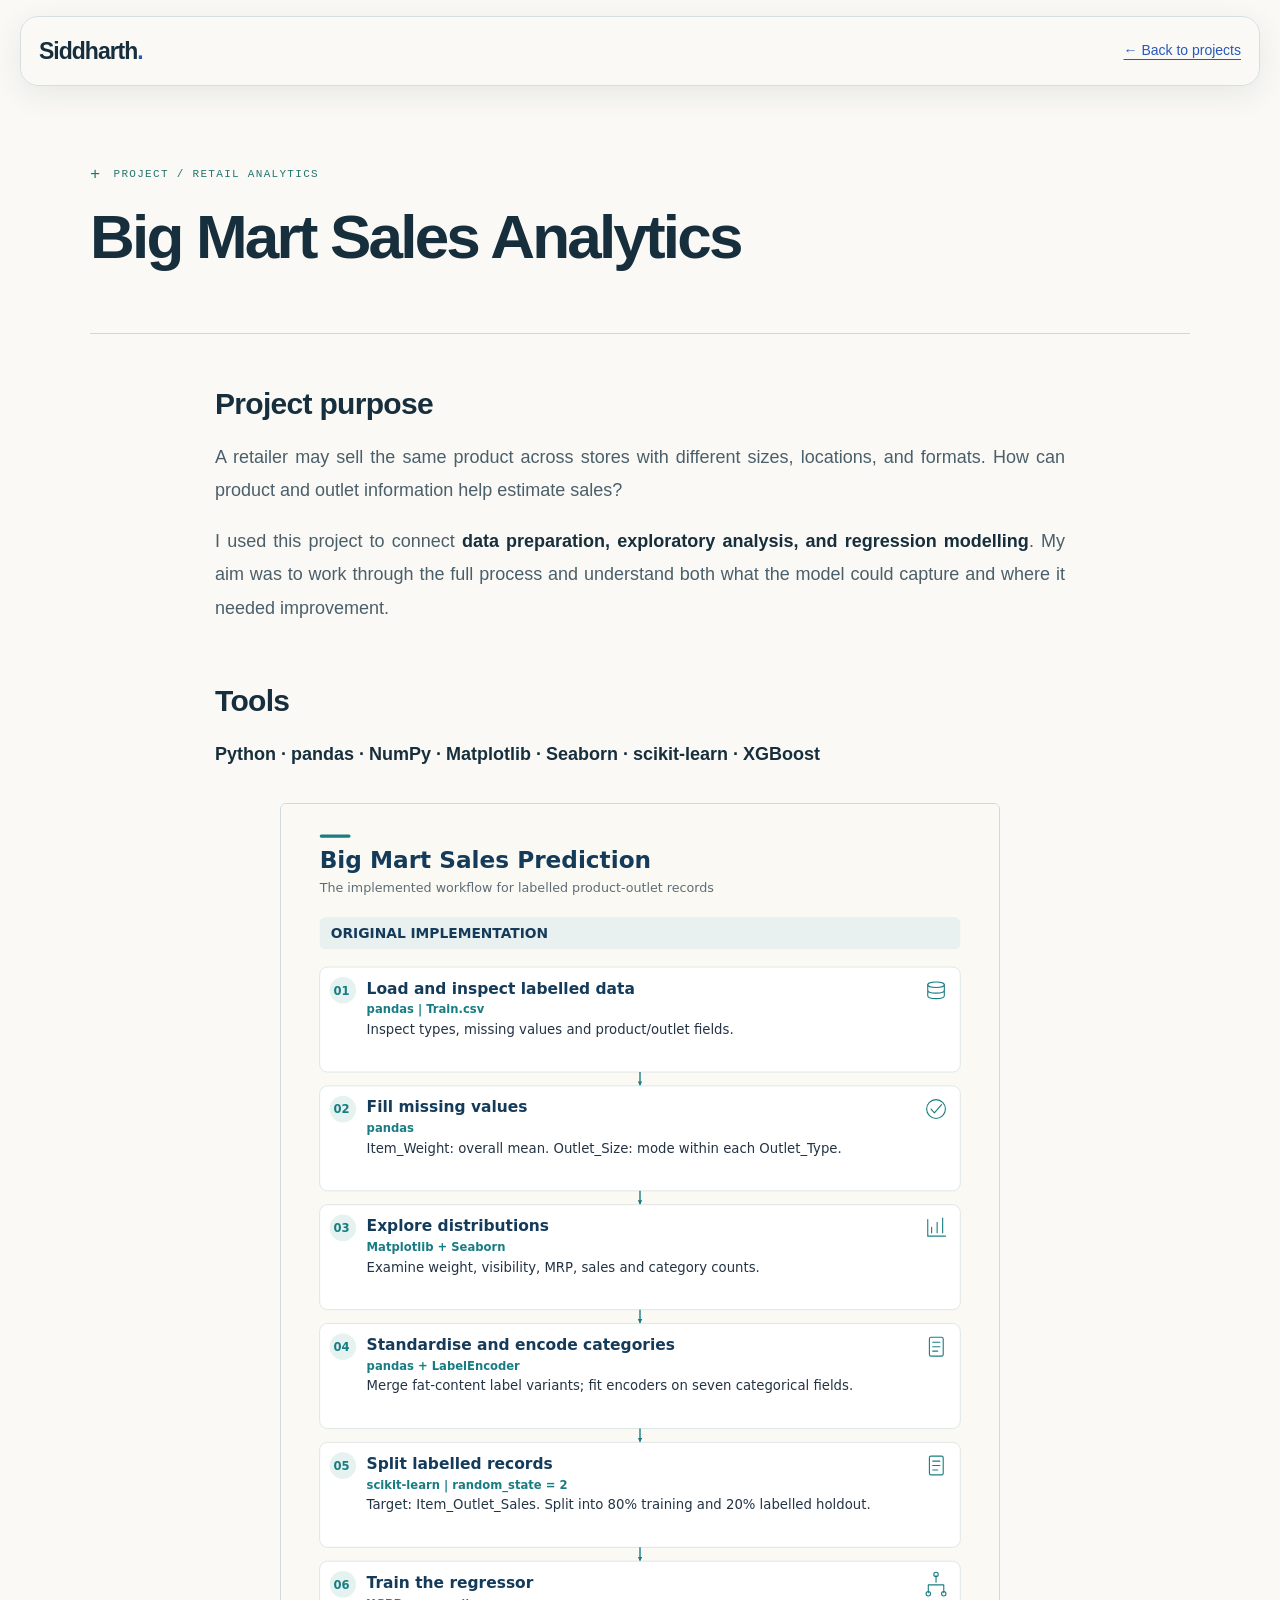
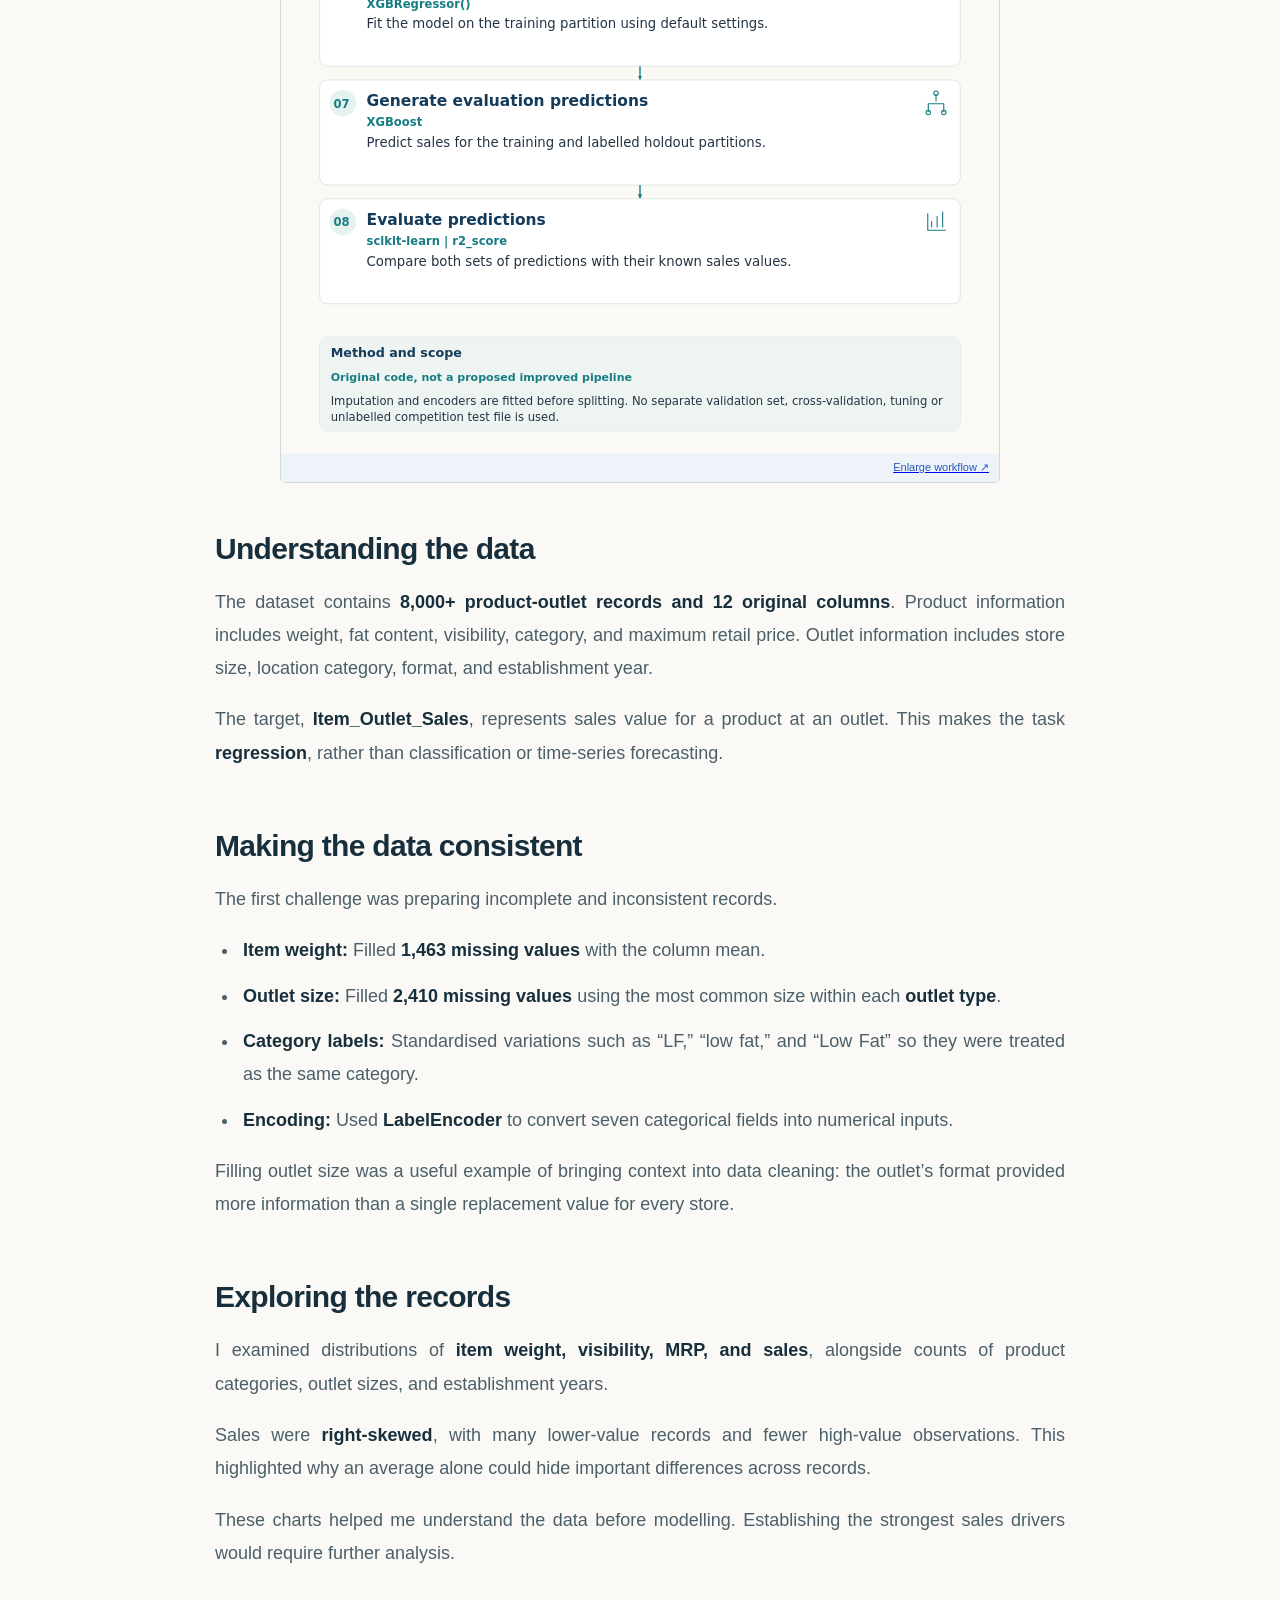
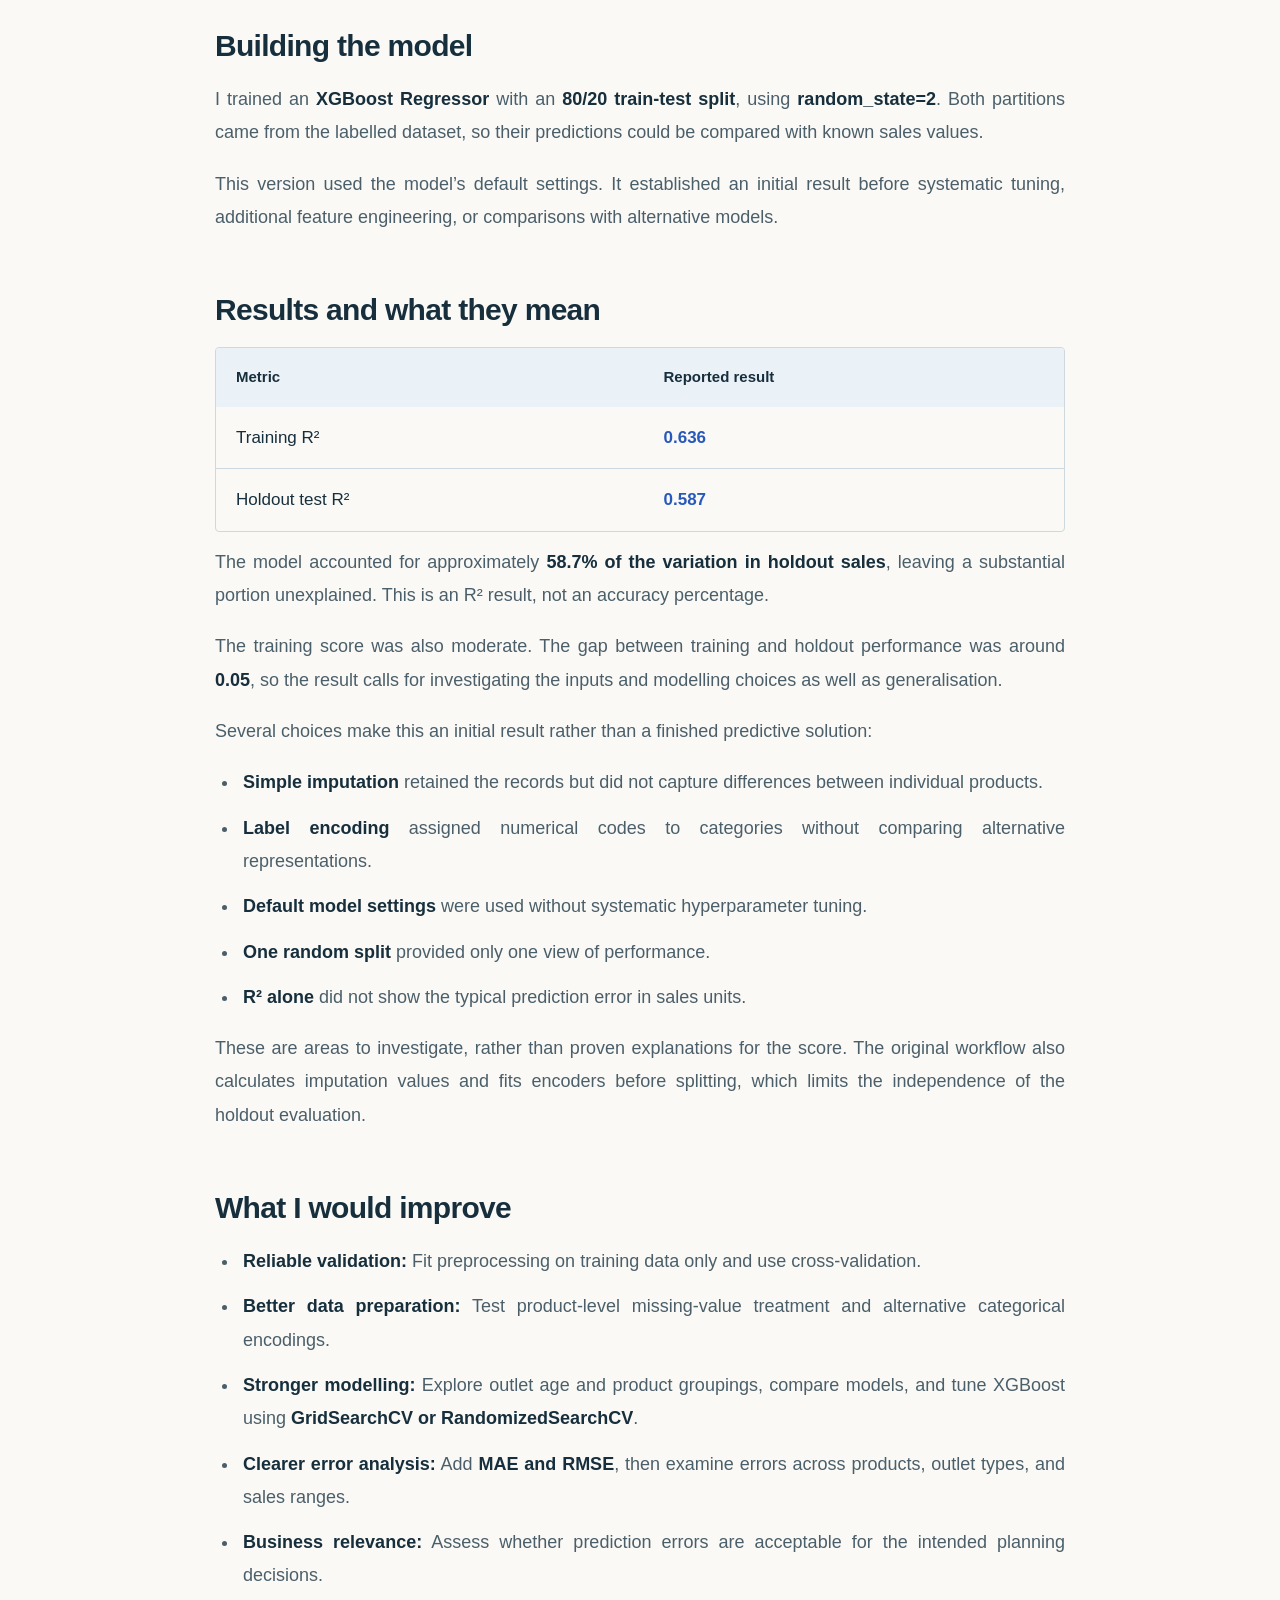
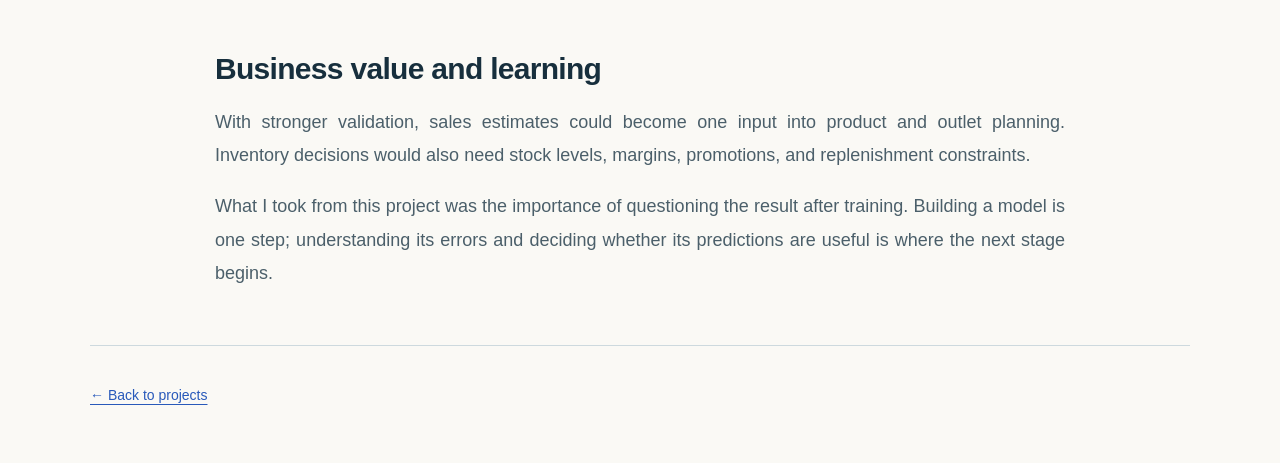
<file: docs/projects/big-mart-sales.html>
<!doctype html>
<html lang="en"><head><meta charset="utf-8"><meta name="viewport" content="width=device-width, initial-scale=1"><meta name="description" content="Big Mart Sales Analytics project by Siddharth Namdeo Shelke: purpose, workflow, approach, outcomes and limitations."><title>Big Mart Sales Analytics | Siddharth Namdeo Shelke</title><link rel="stylesheet" href="../styles.css"><link rel="stylesheet" href="../tech-theme.css"></head><body class="detail-page workflow-project-page"><a class="skip" href="#project-main">Skip to project</a><header class="site-header"><a class="wordmark" href="../index.html">Siddharth<span class="dot">.</span></a><a class="back-link" href="../index.html#projects">← Back to projects</a></header><main id="project-main" class="project-main" tabindex="-1"><header class="project-page-heading"><p class="eyebrow">PROJECT / RETAIL ANALYTICS</p><h1>Big Mart Sales Analytics</h1></header><div class="project-article"><section id="purpose" aria-labelledby="purpose-title"><h2 id="purpose-title">Project purpose</h2><p>A retailer may sell the same product across stores with different sizes, locations, and formats. How can product and outlet information help estimate sales?</p><p>I used this project to connect <strong>data preparation, exploratory analysis, and regression modelling</strong>. My aim was to work through the full process and understand both what the model could capture and where it needed improvement.</p></section><section id="tools" aria-labelledby="tools-title"><h2 id="tools-title">Tools</h2><p><strong>Python · pandas · NumPy · Matplotlib · Seaborn · scikit-learn · XGBoost</strong></p></section><figure class="workflow-figure"><a class="snapshot-link" href="../assets/big-mart-sales-workflow.svg" aria-label="Enlarge Big Mart workflow: inspect labelled records, fill missing values, explore distributions, encode categories, split data, train XGBoost, predict and evaluate with R²."><img class="snapshot" src="../assets/big-mart-sales-workflow.svg" alt="Big Mart workflow: inspect labelled records, fill missing values, explore distributions, encode categories, split data, train XGBoost, predict and evaluate with R²." loading="lazy" width="1300" height="2260"><span class="enlarge-label">Enlarge workflow ↗</span></a></figure><section id="data" aria-labelledby="data-title"><h2 id="data-title">Understanding the data</h2><p>The dataset contains <strong>8,000+ product-outlet records and 12 original columns</strong>. Product information includes weight, fat content, visibility, category, and maximum retail price. Outlet information includes store size, location category, format, and establishment year.</p><p>The target, <strong>Item_Outlet_Sales</strong>, represents sales value for a product at an outlet. This makes the task <strong>regression</strong>, rather than classification or time-series forecasting.</p></section><section id="preparation" aria-labelledby="preparation-title"><h2 id="preparation-title">Making the data consistent</h2><p>The first challenge was preparing incomplete and inconsistent records.</p><ul><li><strong>Item weight:</strong> Filled <strong>1,463 missing values</strong> with the column mean.</li><li><strong>Outlet size:</strong> Filled <strong>2,410 missing values</strong> using the most common size within each <strong>outlet type</strong>.</li><li><strong>Category labels:</strong> Standardised variations such as “LF,” “low fat,” and “Low Fat” so they were treated as the same category.</li><li><strong>Encoding:</strong> Used <strong>LabelEncoder</strong> to convert seven categorical fields into numerical inputs.</li></ul><p>Filling outlet size was a useful example of bringing context into data cleaning: the outlet’s format provided more information than a single replacement value for every store.</p></section><section id="exploration" aria-labelledby="exploration-title"><h2 id="exploration-title">Exploring the records</h2><p>I examined distributions of <strong>item weight, visibility, MRP, and sales</strong>, alongside counts of product categories, outlet sizes, and establishment years.</p><p>Sales were <strong>right-skewed</strong>, with many lower-value records and fewer high-value observations. This highlighted why an average alone could hide important differences across records.</p><p>These charts helped me understand the data before modelling. Establishing the strongest sales drivers would require further analysis.</p></section><section id="model" aria-labelledby="model-title"><h2 id="model-title">Building the model</h2><p>I trained an <strong>XGBoost Regressor</strong> with an <strong>80/20 train-test split</strong>, using <strong>random_state=2</strong>. Both partitions came from the labelled dataset, so their predictions could be compared with known sales values.</p><p>This version used the model’s default settings. It established an initial result before systematic tuning, additional feature engineering, or comparisons with alternative models.</p></section><section id="results" aria-labelledby="results-title"><h2 id="results-title">Results and what they mean</h2><div class="results-table-wrap" tabindex="0" role="region" aria-label="Reported Big Mart regression results"><table class="results-table"><thead><tr><th scope="col">Metric</th><th scope="col">Reported result</th></tr></thead><tbody><tr><th scope="row">Training R²</th><td>0.636</td></tr><tr><th scope="row">Holdout test R²</th><td>0.587</td></tr></tbody></table></div><p>The model accounted for approximately <strong>58.7% of the variation in holdout sales</strong>, leaving a substantial portion unexplained. This is an R² result, not an accuracy percentage.</p><p>The training score was also moderate. The gap between training and holdout performance was around <strong>0.05</strong>, so the result calls for investigating the inputs and modelling choices as well as generalisation.</p><p>Several choices make this an initial result rather than a finished predictive solution:</p><ul><li><strong>Simple imputation</strong> retained the records but did not capture differences between individual products.</li><li><strong>Label encoding</strong> assigned numerical codes to categories without comparing alternative representations.</li><li><strong>Default model settings</strong> were used without systematic hyperparameter tuning.</li><li><strong>One random split</strong> provided only one view of performance.</li><li><strong>R² alone</strong> did not show the typical prediction error in sales units.</li></ul><p>These are areas to investigate, rather than proven explanations for the score. The original workflow also calculates imputation values and fits encoders before splitting, which limits the independence of the holdout evaluation.</p></section><section id="improvements" aria-labelledby="improvements-title"><h2 id="improvements-title">What I would improve</h2><ul><li><strong>Reliable validation:</strong> Fit preprocessing on training data only and use cross-validation.</li><li><strong>Better data preparation:</strong> Test product-level missing-value treatment and alternative categorical encodings.</li><li><strong>Stronger modelling:</strong> Explore outlet age and product groupings, compare models, and tune XGBoost using <strong>GridSearchCV or RandomizedSearchCV</strong>.</li><li><strong>Clearer error analysis:</strong> Add <strong>MAE and RMSE</strong>, then examine errors across products, outlet types, and sales ranges.</li><li><strong>Business relevance:</strong> Assess whether prediction errors are acceptable for the intended planning decisions.</li></ul></section><section id="business-value" aria-labelledby="business-value-title"><h2 id="business-value-title">Business value and learning</h2><p>With stronger validation, sales estimates could become one input into product and outlet planning. Inventory decisions would also need stock levels, margins, promotions, and replenishment constraints.</p><p>What I took from this project was the importance of questioning the result after training. Building a model is one step; understanding its errors and deciding whether its predictions are useful is where the next stage begins.</p></section></div><footer class="project-page-footer"><a class="back-link" href="../index.html#projects">← Back to projects</a></footer></main><dialog id="image-viewer" aria-labelledby="viewer-caption"><div class="viewer-toolbar"><p id="viewer-caption"></p><button type="button" class="viewer-close" aria-label="Close enlarged image">Close ×</button></div><div class="viewer-scroll"><img id="viewer-image" alt=""></div></dialog><script src="../main.js"></script></body></html>
</file>
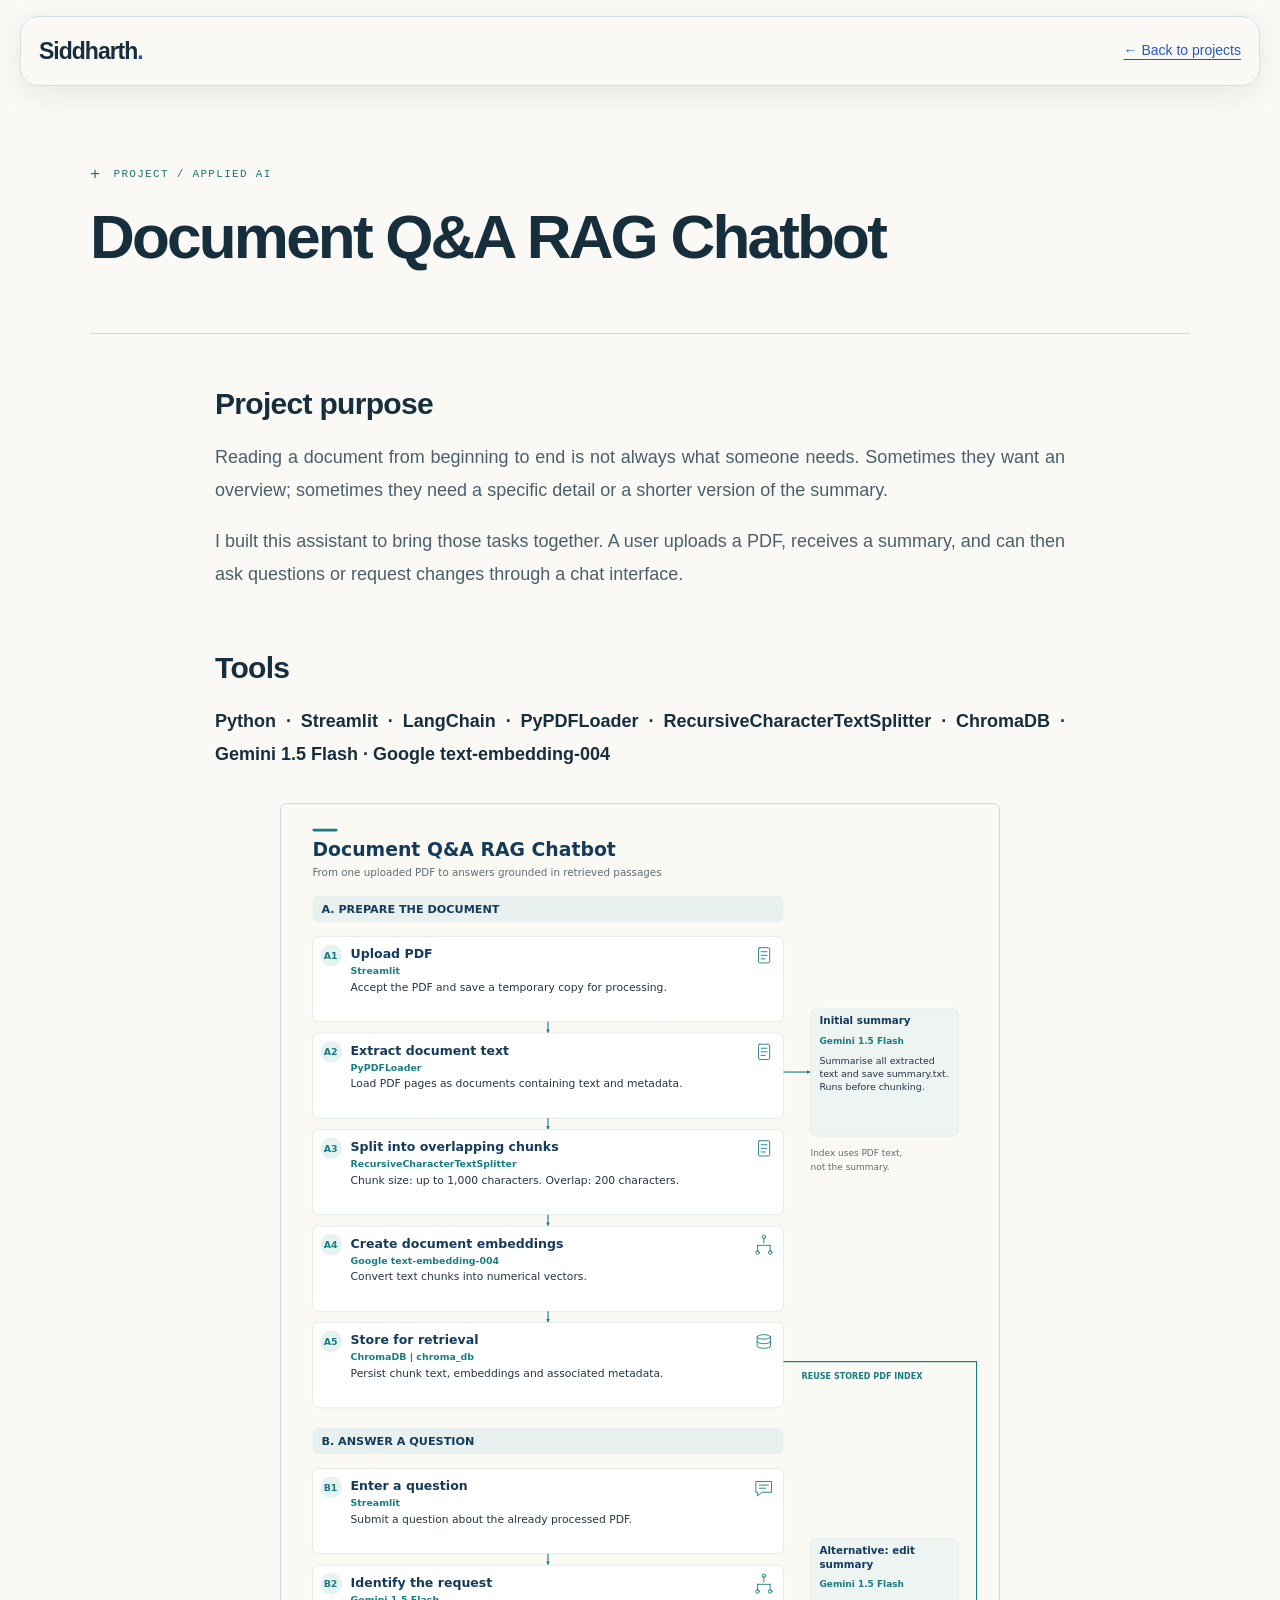
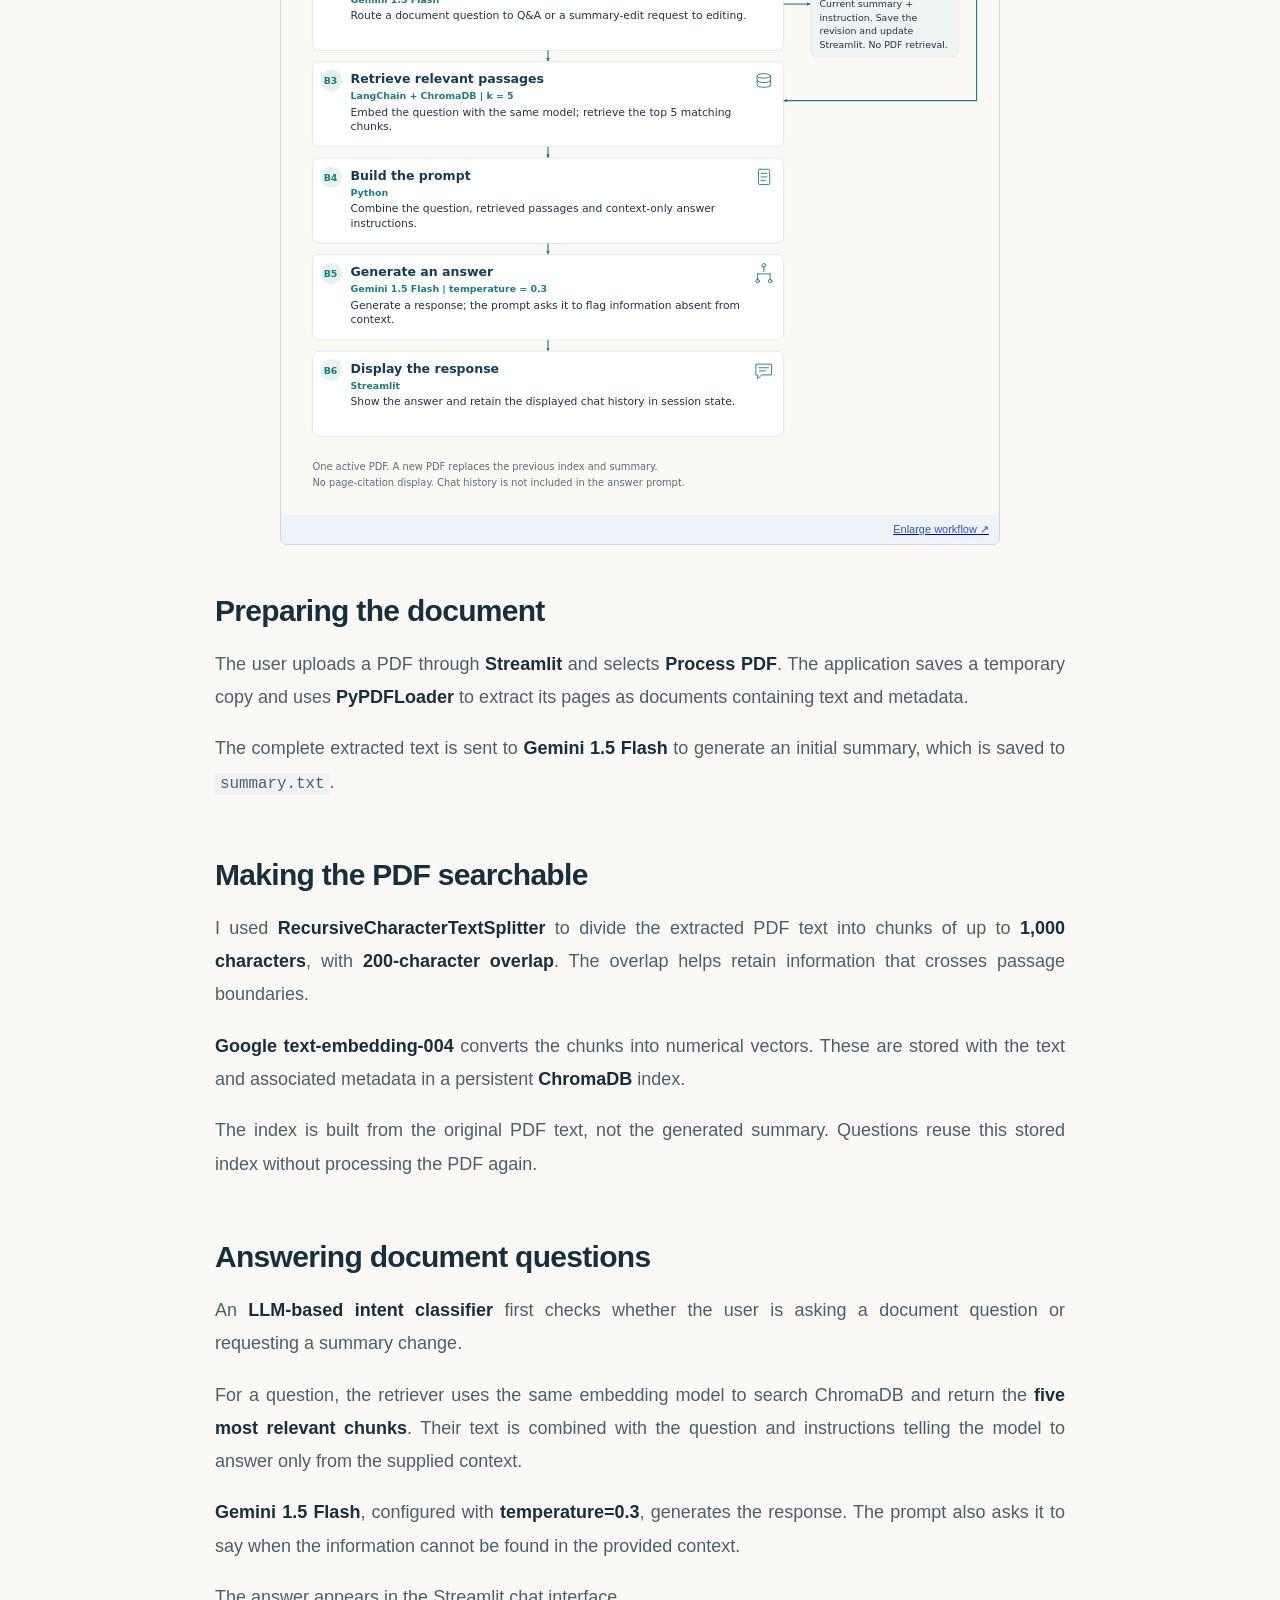
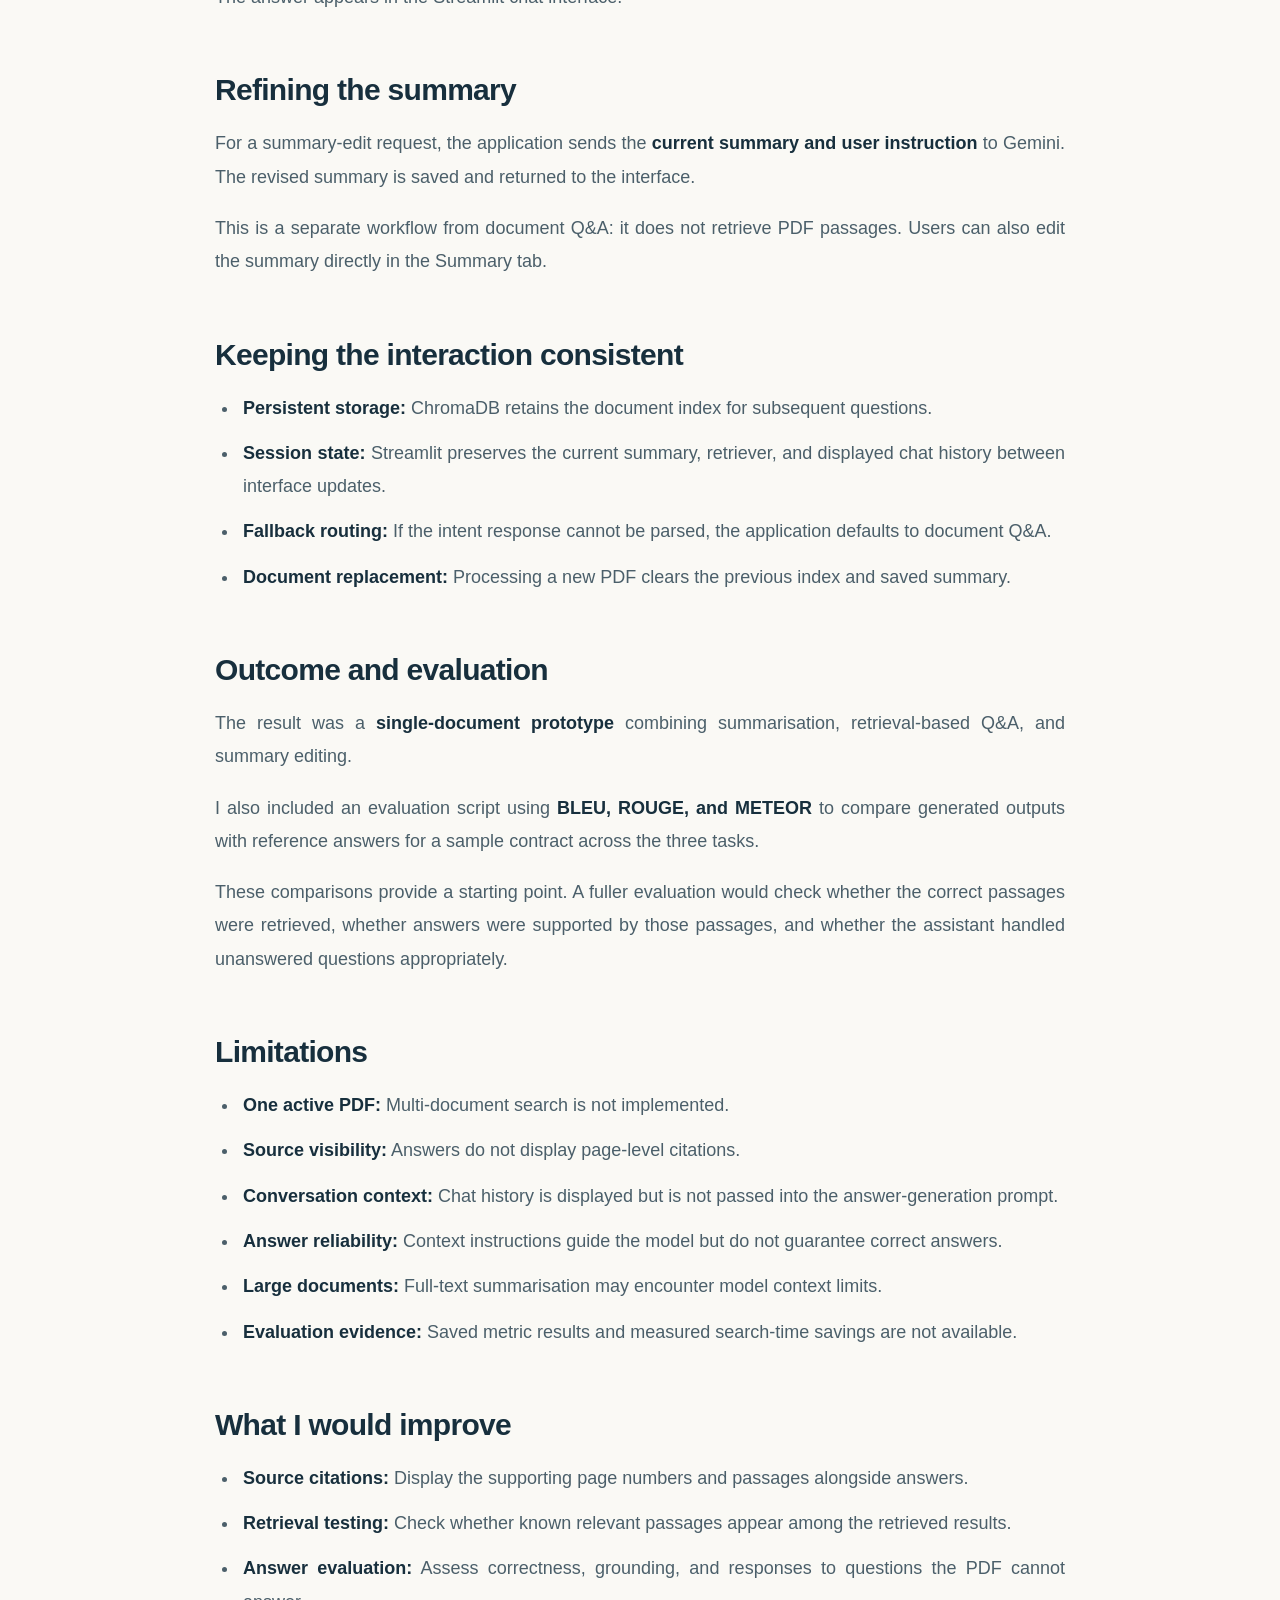
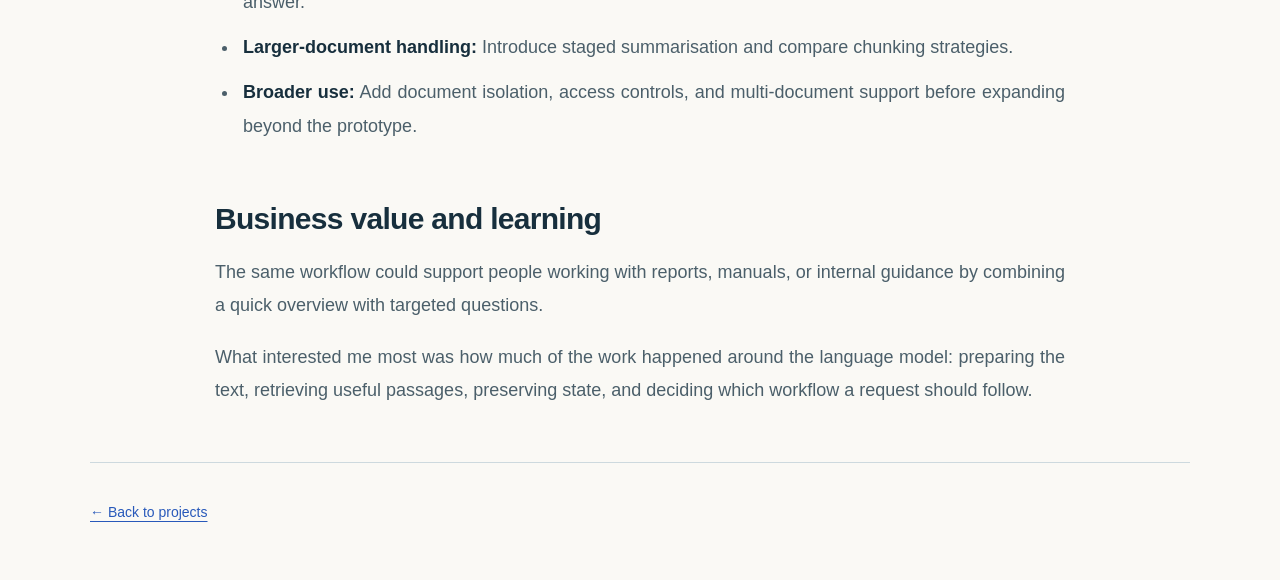
<file: docs/projects/document-qa-rag.html>
<!doctype html>
<html lang="en"><head><meta charset="utf-8"><meta name="viewport" content="width=device-width, initial-scale=1"><meta name="description" content="Document Q&amp;A RAG Chatbot project by Siddharth Namdeo Shelke: purpose, workflow, approach, outcomes and limitations."><title>Document Q&amp;A RAG Chatbot | Siddharth Namdeo Shelke</title><link rel="stylesheet" href="../styles.css"><link rel="stylesheet" href="../tech-theme.css"></head><body class="detail-page workflow-project-page"><a class="skip" href="#project-main">Skip to project</a><header class="site-header"><a class="wordmark" href="../index.html">Siddharth<span class="dot">.</span></a><a class="back-link" href="../index.html#projects">← Back to projects</a></header><main id="project-main" class="project-main" tabindex="-1"><header class="project-page-heading"><p class="eyebrow">PROJECT / APPLIED AI</p><h1>Document Q&amp;A RAG Chatbot</h1></header><div class="project-article"><section id="purpose" aria-labelledby="purpose-title"><h2 id="purpose-title">Project purpose</h2><p>Reading a document from beginning to end is not always what someone needs. Sometimes they want an overview; sometimes they need a specific detail or a shorter version of the summary.</p><p>I built this assistant to bring those tasks together. A user uploads a PDF, receives a summary, and can then ask questions or request changes through a chat interface.</p></section><section id="tools" aria-labelledby="tools-title"><h2 id="tools-title">Tools</h2><p><strong>Python · Streamlit · LangChain · PyPDFLoader · RecursiveCharacterTextSplitter · ChromaDB · Gemini 1.5 Flash · Google text-embedding-004</strong></p></section><figure class="workflow-figure"><a class="snapshot-link" href="../assets/document-qa-rag-workflow.svg" aria-label="Enlarge Document Q&amp;A RAG workflow: upload and extract a PDF, generate a summary, split text into overlapping chunks, embed and index, route requests, retrieve passages and generate answers or refine the summary."><img class="snapshot" src="../assets/document-qa-rag-workflow.svg" alt="Document Q&amp;A RAG workflow: upload and extract a PDF, generate a summary, split text into overlapping chunks, embed and index, route requests, retrieve passages and generate answers or refine the summary." loading="lazy" width="1600" height="2920"><span class="enlarge-label">Enlarge workflow ↗</span></a></figure><section id="document-preparation" aria-labelledby="document-preparation-title"><h2 id="document-preparation-title">Preparing the document</h2><p>The user uploads a PDF through <strong>Streamlit</strong> and selects <strong>Process PDF</strong>. The application saves a temporary copy and uses <strong>PyPDFLoader</strong> to extract its pages as documents containing text and metadata.</p><p>The complete extracted text is sent to <strong>Gemini 1.5 Flash</strong> to generate an initial summary, which is saved to <code>summary.txt</code>.</p></section><section id="search" aria-labelledby="search-title"><h2 id="search-title">Making the PDF searchable</h2><p>I used <strong>RecursiveCharacterTextSplitter</strong> to divide the extracted PDF text into chunks of up to <strong>1,000 characters</strong>, with <strong>200-character overlap</strong>. The overlap helps retain information that crosses passage boundaries.</p><p><strong>Google text-embedding-004</strong> converts the chunks into numerical vectors. These are stored with the text and associated metadata in a persistent <strong>ChromaDB</strong> index.</p><p>The index is built from the original PDF text, not the generated summary. Questions reuse this stored index without processing the PDF again.</p></section><section id="questions" aria-labelledby="questions-title"><h2 id="questions-title">Answering document questions</h2><p>An <strong>LLM-based intent classifier</strong> first checks whether the user is asking a document question or requesting a summary change.</p><p>For a question, the retriever uses the same embedding model to search ChromaDB and return the <strong>five most relevant chunks</strong>. Their text is combined with the question and instructions telling the model to answer only from the supplied context.</p><p><strong>Gemini 1.5 Flash</strong>, configured with <strong>temperature=0.3</strong>, generates the response. The prompt also asks it to say when the information cannot be found in the provided context.</p><p>The answer appears in the Streamlit chat interface.</p></section><section id="summary-editing" aria-labelledby="summary-editing-title"><h2 id="summary-editing-title">Refining the summary</h2><p>For a summary-edit request, the application sends the <strong>current summary and user instruction</strong> to Gemini. The revised summary is saved and returned to the interface.</p><p>This is a separate workflow from document Q&amp;A: it does not retrieve PDF passages. Users can also edit the summary directly in the Summary tab.</p></section><section id="interaction" aria-labelledby="interaction-title"><h2 id="interaction-title">Keeping the interaction consistent</h2><ul><li><strong>Persistent storage:</strong> ChromaDB retains the document index for subsequent questions.</li><li><strong>Session state:</strong> Streamlit preserves the current summary, retriever, and displayed chat history between interface updates.</li><li><strong>Fallback routing:</strong> If the intent response cannot be parsed, the application defaults to document Q&amp;A.</li><li><strong>Document replacement:</strong> Processing a new PDF clears the previous index and saved summary.</li></ul></section><section id="evaluation" aria-labelledby="evaluation-title"><h2 id="evaluation-title">Outcome and evaluation</h2><p>The result was a <strong>single-document prototype</strong> combining summarisation, retrieval-based Q&amp;A, and summary editing.</p><p>I also included an evaluation script using <strong>BLEU, ROUGE, and METEOR</strong> to compare generated outputs with reference answers for a sample contract across the three tasks.</p><p>These comparisons provide a starting point. A fuller evaluation would check whether the correct passages were retrieved, whether answers were supported by those passages, and whether the assistant handled unanswered questions appropriately.</p></section><section id="limitations" aria-labelledby="limitations-title"><h2 id="limitations-title">Limitations</h2><ul><li><strong>One active PDF:</strong> Multi-document search is not implemented.</li><li><strong>Source visibility:</strong> Answers do not display page-level citations.</li><li><strong>Conversation context:</strong> Chat history is displayed but is not passed into the answer-generation prompt.</li><li><strong>Answer reliability:</strong> Context instructions guide the model but do not guarantee correct answers.</li><li><strong>Large documents:</strong> Full-text summarisation may encounter model context limits.</li><li><strong>Evaluation evidence:</strong> Saved metric results and measured search-time savings are not available.</li></ul></section><section id="improvements" aria-labelledby="improvements-title"><h2 id="improvements-title">What I would improve</h2><ul><li><strong>Source citations:</strong> Display the supporting page numbers and passages alongside answers.</li><li><strong>Retrieval testing:</strong> Check whether known relevant passages appear among the retrieved results.</li><li><strong>Answer evaluation:</strong> Assess correctness, grounding, and responses to questions the PDF cannot answer.</li><li><strong>Larger-document handling:</strong> Introduce staged summarisation and compare chunking strategies.</li><li><strong>Broader use:</strong> Add document isolation, access controls, and multi-document support before expanding beyond the prototype.</li></ul></section><section id="business-value" aria-labelledby="business-value-title"><h2 id="business-value-title">Business value and learning</h2><p>The same workflow could support people working with reports, manuals, or internal guidance by combining a quick overview with targeted questions.</p><p>What interested me most was how much of the work happened around the language model: preparing the text, retrieving useful passages, preserving state, and deciding which workflow a request should follow.</p></section></div><footer class="project-page-footer"><a class="back-link" href="../index.html#projects">← Back to projects</a></footer></main><dialog id="image-viewer" aria-labelledby="viewer-caption"><div class="viewer-toolbar"><p id="viewer-caption"></p><button type="button" class="viewer-close" aria-label="Close enlarged image">Close ×</button></div><div class="viewer-scroll"><img id="viewer-image" alt=""></div></dialog><script src="../main.js"></script></body></html>
</file>
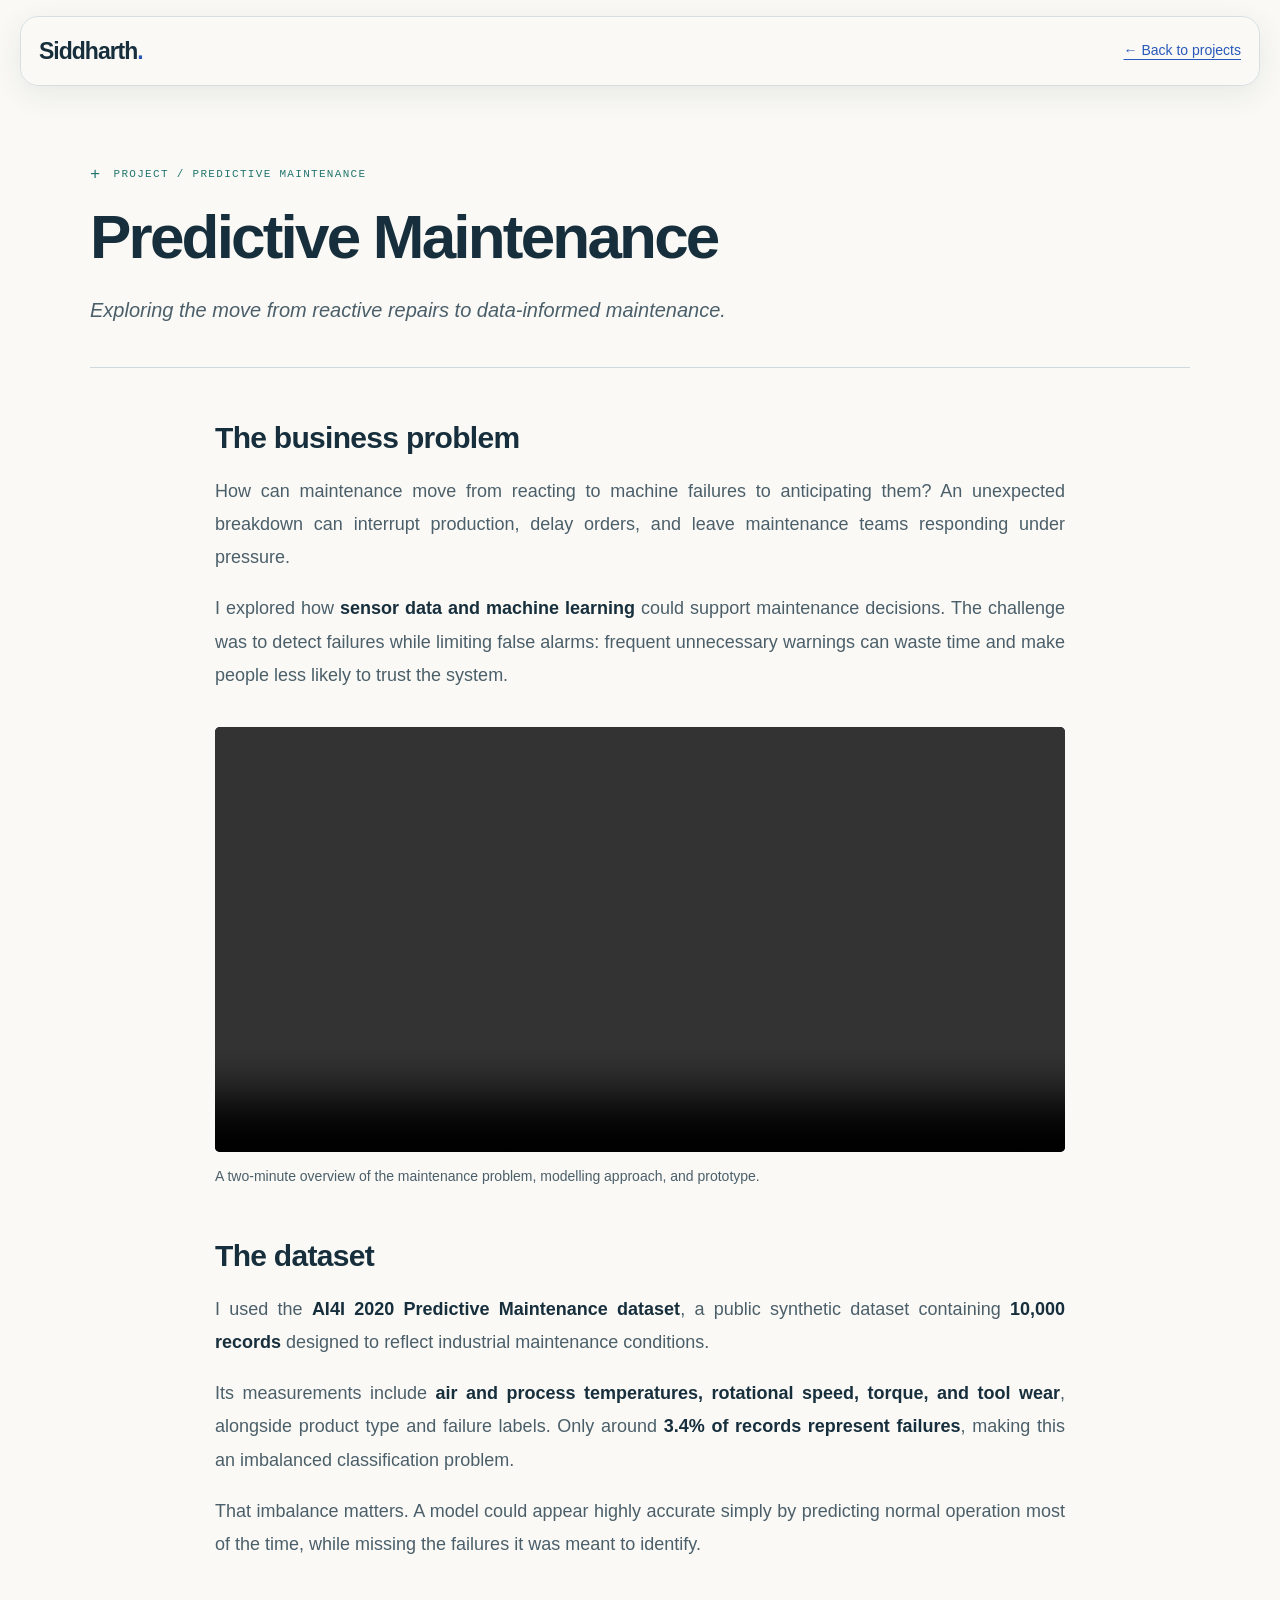
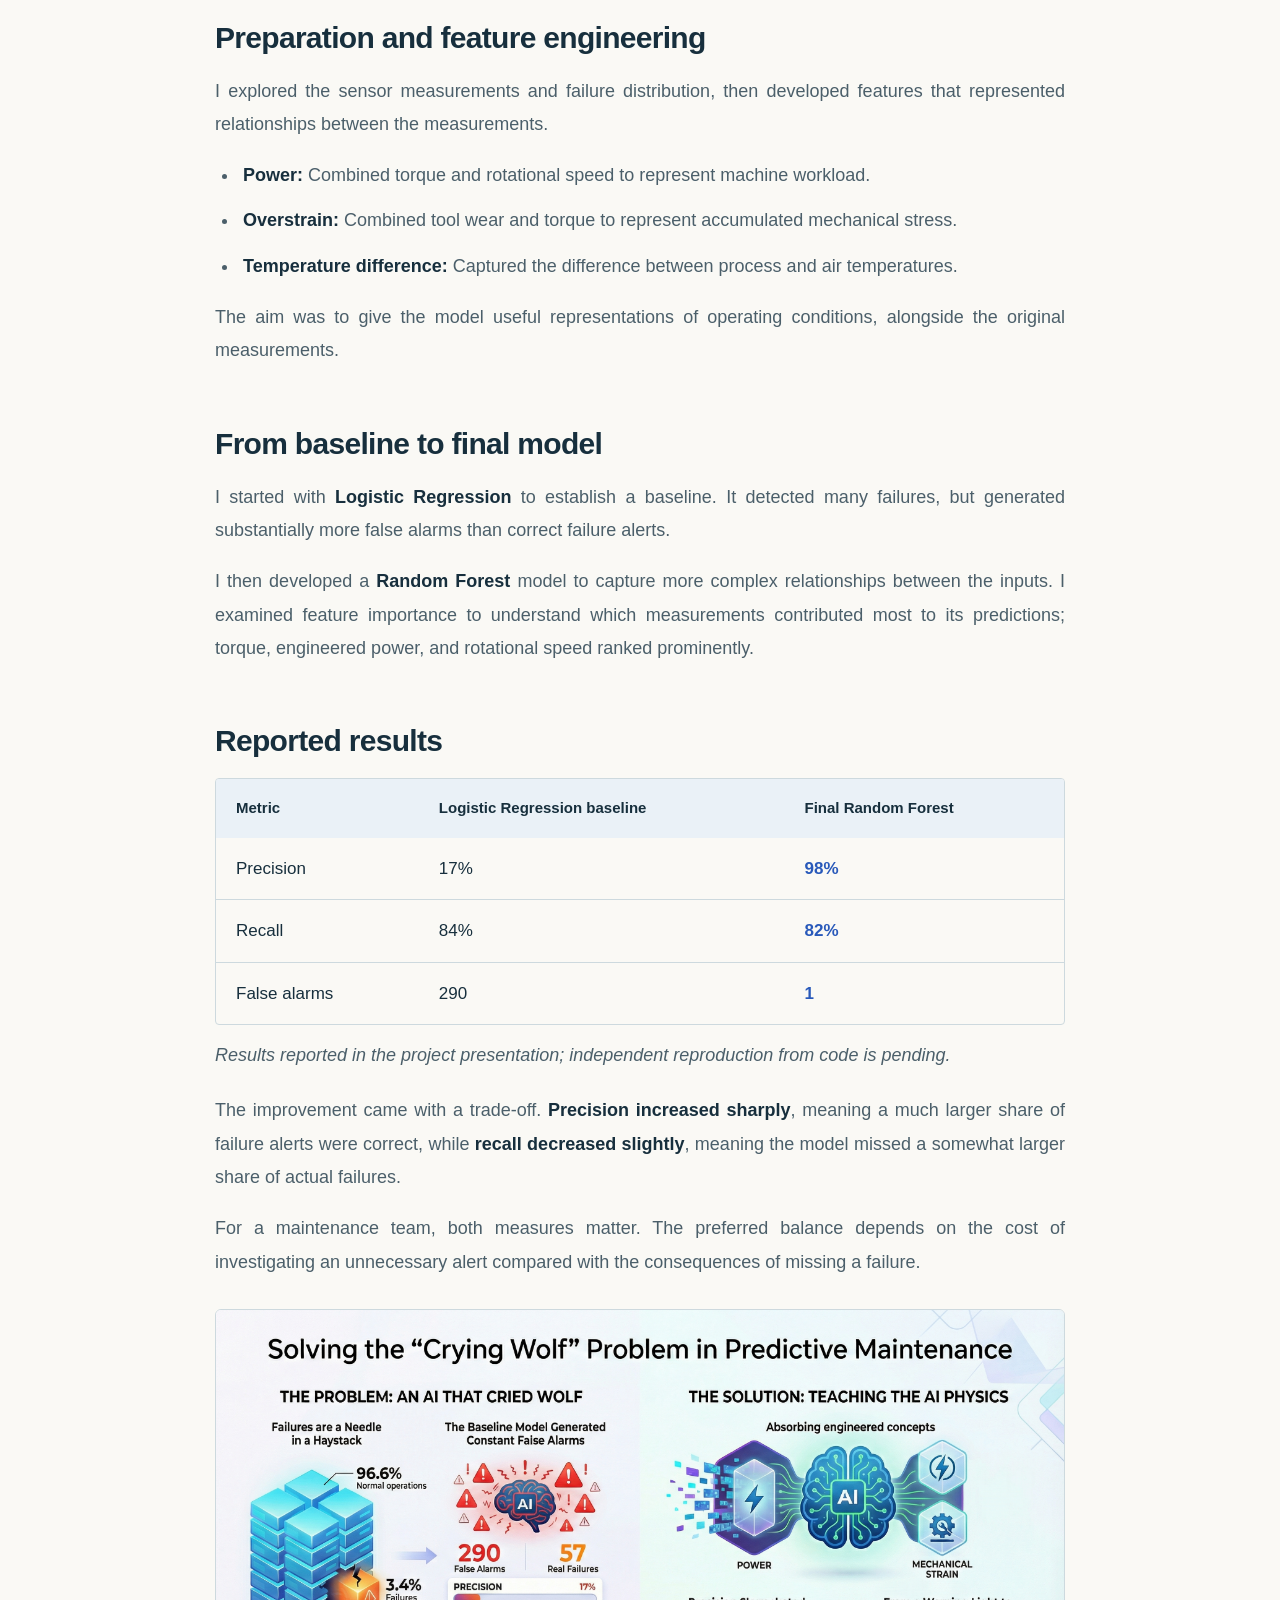
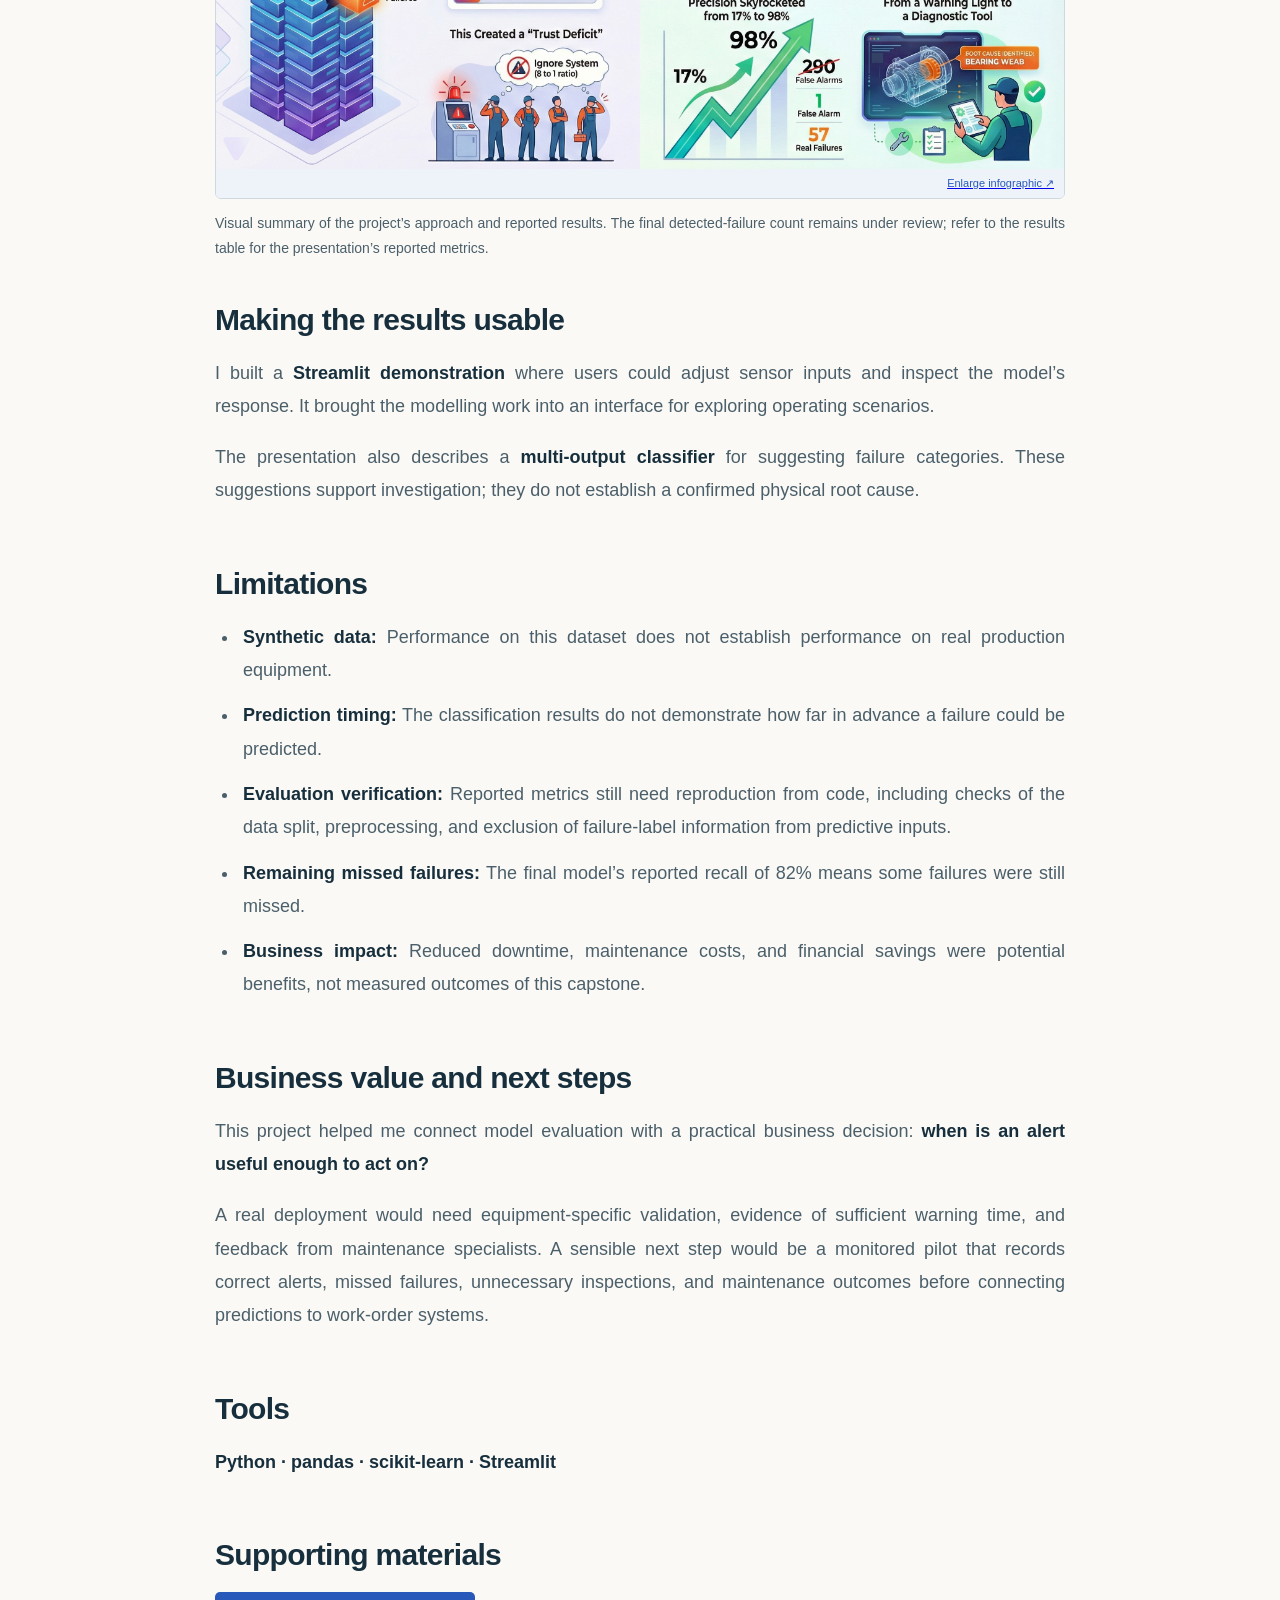
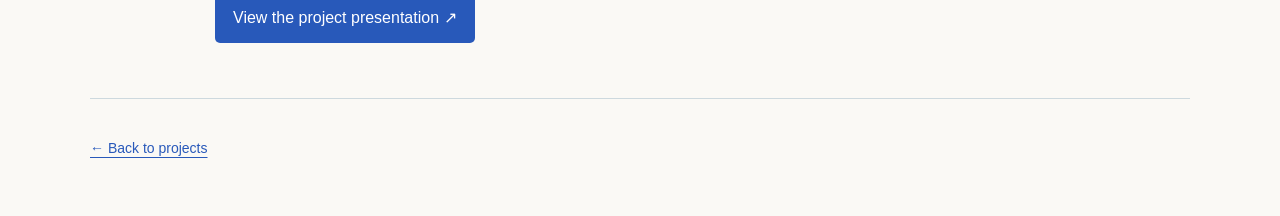
<file: docs/projects/predictive-maintenance.html>
<!doctype html>
<html lang="en"><head><meta charset="utf-8"><meta name="viewport" content="width=device-width, initial-scale=1"><meta name="description" content="Predictive Maintenance capstone by Siddharth Namdeo Shelke: business problem, sensor data, model comparison, prototype and limitations."><title>Predictive Maintenance | Siddharth Namdeo Shelke</title><link rel="stylesheet" href="../styles.css"><link rel="stylesheet" href="../tech-theme.css"></head><body class="detail-page"><a class="skip" href="#project-main">Skip to project</a><header class="site-header"><a class="wordmark" href="../index.html">Siddharth<span class="dot">.</span></a><a class="back-link" href="../index.html#projects">← Back to projects</a></header><main id="project-main" class="project-main" tabindex="-1"><header class="project-page-heading"><p class="eyebrow">PROJECT / PREDICTIVE MAINTENANCE</p><h1>Predictive Maintenance</h1><p class="project-subtitle"><em>Exploring the move from reactive repairs to data-informed maintenance.</em></p></header><div class="project-article"><section id="business-problem" aria-labelledby="business-problem-title"><h2 id="business-problem-title">The business problem</h2><p>How can maintenance move from reacting to machine failures to anticipating them? An unexpected breakdown can interrupt production, delay orders, and leave maintenance teams responding under pressure.</p><p>I explored how <strong>sensor data and machine learning</strong> could support maintenance decisions. The challenge was to detect failures while limiting false alarms: frequent unnecessary warnings can waste time and make people less likely to trust the system.</p></section><figure class="project-video"><video controls playsinline preload="metadata" aria-label="Predictive Maintenance project overview"><source src="../assets/video/ElevatorPitch_Capstone.mp4" type="video/mp4">Your browser does not support this video. <a href="../assets/video/ElevatorPitch_Capstone.mp4">Open the project video</a>.</source></video><figcaption>A two-minute overview of the maintenance problem, modelling approach, and prototype.</figcaption></figure><section id="dataset" aria-labelledby="dataset-title"><h2 id="dataset-title">The dataset</h2><p>I used the <strong>AI4I 2020 Predictive Maintenance dataset</strong>, a public synthetic dataset containing <strong>10,000 records</strong> designed to reflect industrial maintenance conditions.</p><p>Its measurements include <strong>air and process temperatures, rotational speed, torque, and tool wear</strong>, alongside product type and failure labels. Only around <strong>3.4% of records represent failures</strong>, making this an imbalanced classification problem.</p><p>That imbalance matters. A model could appear highly accurate simply by predicting normal operation most of the time, while missing the failures it was meant to identify.</p></section><section id="preparation" aria-labelledby="preparation-title"><h2 id="preparation-title">Preparation and feature engineering</h2><p>I explored the sensor measurements and failure distribution, then developed features that represented relationships between the measurements.</p><ul><li><strong>Power:</strong> Combined torque and rotational speed to represent machine workload.</li><li><strong>Overstrain:</strong> Combined tool wear and torque to represent accumulated mechanical stress.</li><li><strong>Temperature difference:</strong> Captured the difference between process and air temperatures.</li></ul><p>The aim was to give the model useful representations of operating conditions, alongside the original measurements.</p></section><section id="modelling" aria-labelledby="modelling-title"><h2 id="modelling-title">From baseline to final model</h2><p>I started with <strong>Logistic Regression</strong> to establish a baseline. It detected many failures, but generated substantially more false alarms than correct failure alerts.</p><p>I then developed a <strong>Random Forest</strong> model to capture more complex relationships between the inputs. I examined feature importance to understand which measurements contributed most to its predictions; torque, engineered power, and rotational speed ranked prominently.</p></section><section id="results" aria-labelledby="results-title"><h2 id="results-title">Reported results</h2><div class="results-table-wrap" tabindex="0" role="region" aria-label="Reported model results"><table class="results-table"><thead><tr><th scope="col">Metric</th><th scope="col">Logistic Regression baseline</th><th scope="col">Final Random Forest</th></tr></thead><tbody><tr><th scope="row">Precision</th><td>17%</td><td>98%</td></tr><tr><th scope="row">Recall</th><td>84%</td><td>82%</td></tr><tr><th scope="row">False alarms</th><td>290</td><td>1</td></tr></tbody></table></div><p class="results-evidence"><em>Results reported in the project presentation; independent reproduction from code is pending.</em></p><p>The improvement came with a trade-off. <strong>Precision increased sharply</strong>, meaning a much larger share of failure alerts were correct, while <strong>recall decreased slightly</strong>, meaning the model missed a somewhat larger share of actual failures.</p><p>For a maintenance team, both measures matter. The preferred balance depends on the cost of investigating an unnecessary alert compared with the consequences of missing a failure.</p><figure class="project-infographic"><a class="snapshot-link" href="../assets/Infographics.png" aria-label="Enlarge the Predictive Maintenance infographic"><img class="snapshot" src="../assets/Infographics.png" alt="Predictive Maintenance infographic summarising the business problem, engineered concepts, reported model results and prototype illustration." loading="lazy" width="2740" height="1484"><span class="enlarge-label">Enlarge infographic ↗</span></a><figcaption>Visual summary of the project’s approach and reported results. The final detected-failure count remains under review; refer to the results table for the presentation’s reported metrics.</figcaption></figure></section><section id="demonstration" aria-labelledby="demonstration-title"><h2 id="demonstration-title">Making the results usable</h2><p>I built a <strong>Streamlit demonstration</strong> where users could adjust sensor inputs and inspect the model’s response. It brought the modelling work into an interface for exploring operating scenarios.</p><p>The presentation also describes a <strong>multi-output classifier</strong> for suggesting failure categories. These suggestions support investigation; they do not establish a confirmed physical root cause.</p></section><section id="limitations" aria-labelledby="limitations-title"><h2 id="limitations-title">Limitations</h2><ul><li><strong>Synthetic data:</strong> Performance on this dataset does not establish performance on real production equipment.</li><li><strong>Prediction timing:</strong> The classification results do not demonstrate how far in advance a failure could be predicted.</li><li><strong>Evaluation verification:</strong> Reported metrics still need reproduction from code, including checks of the data split, preprocessing, and exclusion of failure-label information from predictive inputs.</li><li><strong>Remaining missed failures:</strong> The final model’s reported recall of 82% means some failures were still missed.</li><li><strong>Business impact:</strong> Reduced downtime, maintenance costs, and financial savings were potential benefits, not measured outcomes of this capstone.</li></ul></section><section id="business-value" aria-labelledby="business-value-title"><h2 id="business-value-title">Business value and next steps</h2><p>This project helped me connect model evaluation with a practical business decision: <strong>when is an alert useful enough to act on?</strong></p><p>A real deployment would need equipment-specific validation, evidence of sufficient warning time, and feedback from maintenance specialists. A sensible next step would be a monitored pilot that records correct alerts, missed failures, unnecessary inspections, and maintenance outcomes before connecting predictions to work-order systems.</p></section><section id="tools" aria-labelledby="tools-title"><h2 id="tools-title">Tools</h2><p><strong>Python · pandas · scikit-learn · Streamlit</strong></p></section><section id="supporting-materials" aria-labelledby="supporting-materials-title"><h2 id="supporting-materials-title">Supporting materials</h2><a class="presentation-link" href="../assets/documents/FinalCapstone-PredictiveMaintainence.pdf" target="_blank" rel="noopener">View the project presentation <span aria-hidden="true">↗</span></a></section></div><footer class="project-page-footer"><a class="back-link" href="../index.html#projects">← Back to projects</a></footer></main><dialog id="image-viewer" aria-labelledby="viewer-caption"><div class="viewer-toolbar"><p id="viewer-caption"></p><button type="button" class="viewer-close" aria-label="Close enlarged image">Close ×</button></div><div class="viewer-scroll"><img id="viewer-image" alt=""></div></dialog><script src="../main.js"></script></body></html>
</file>
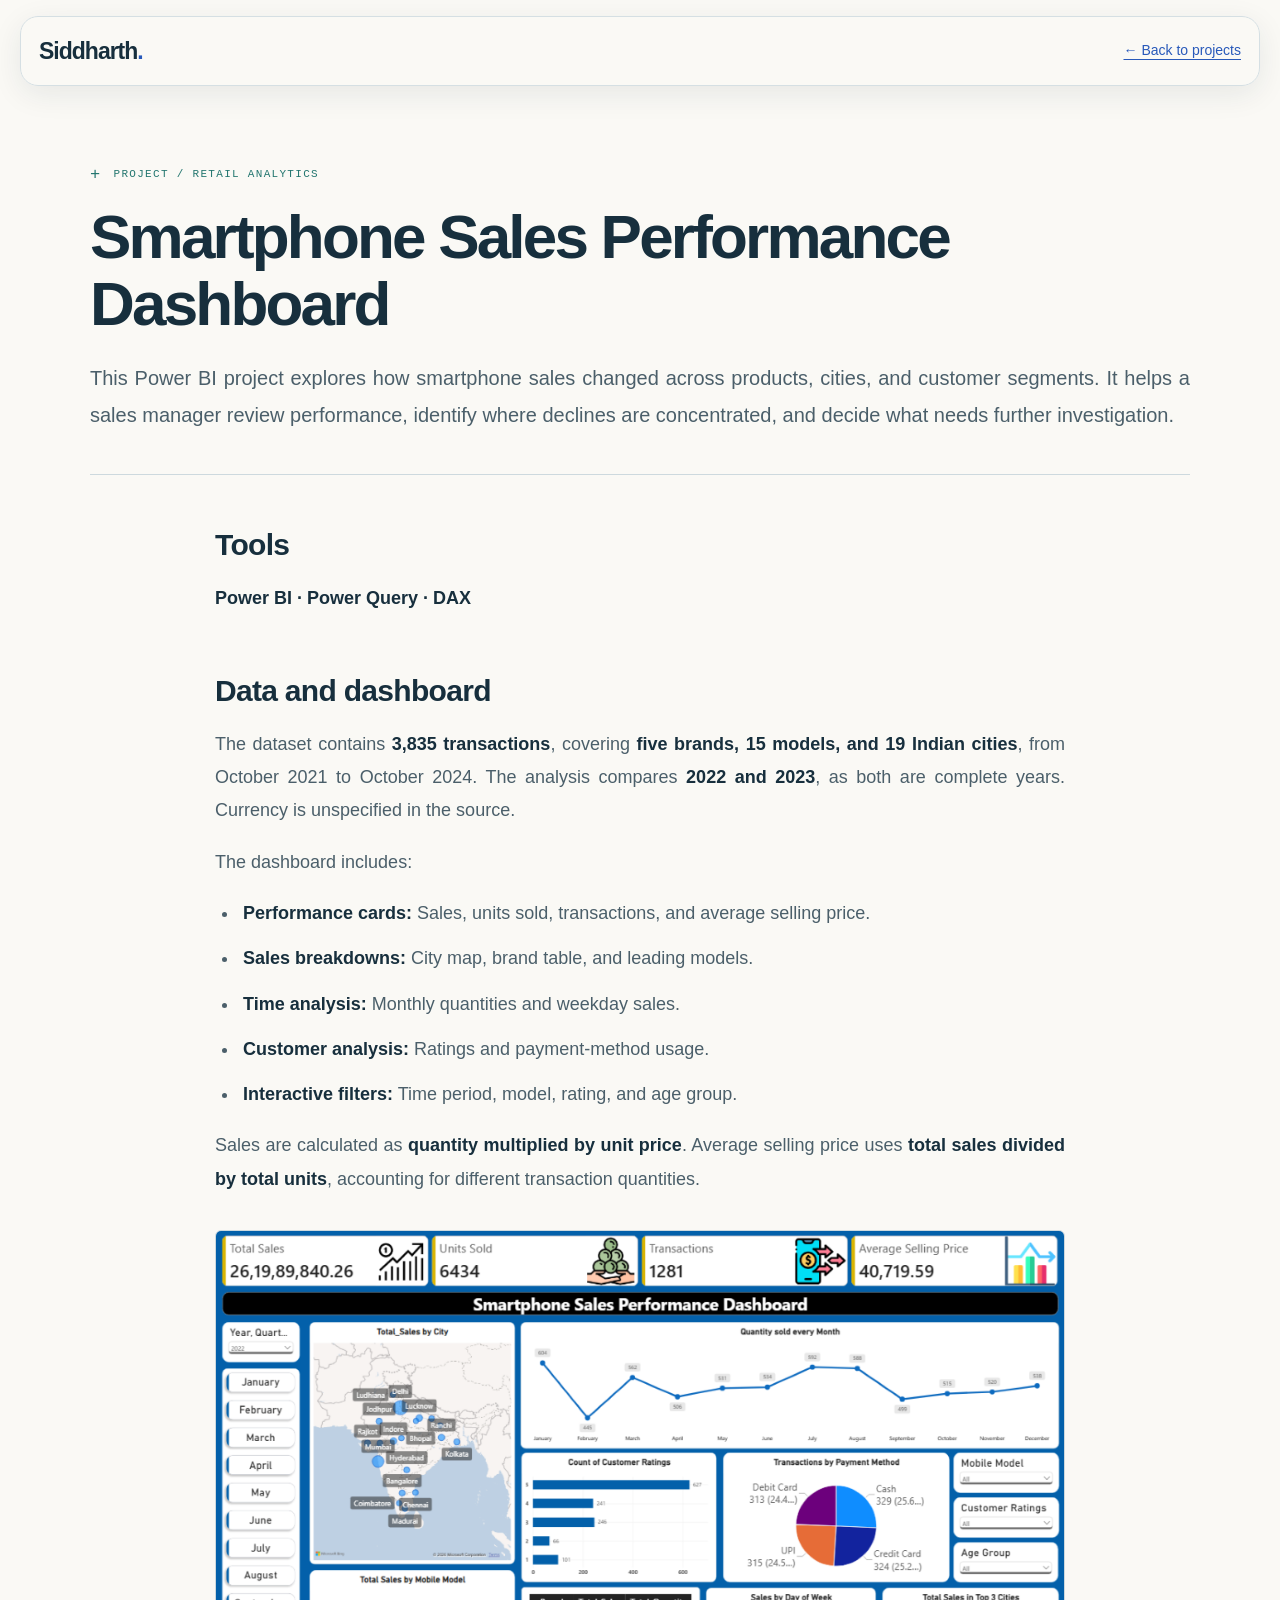
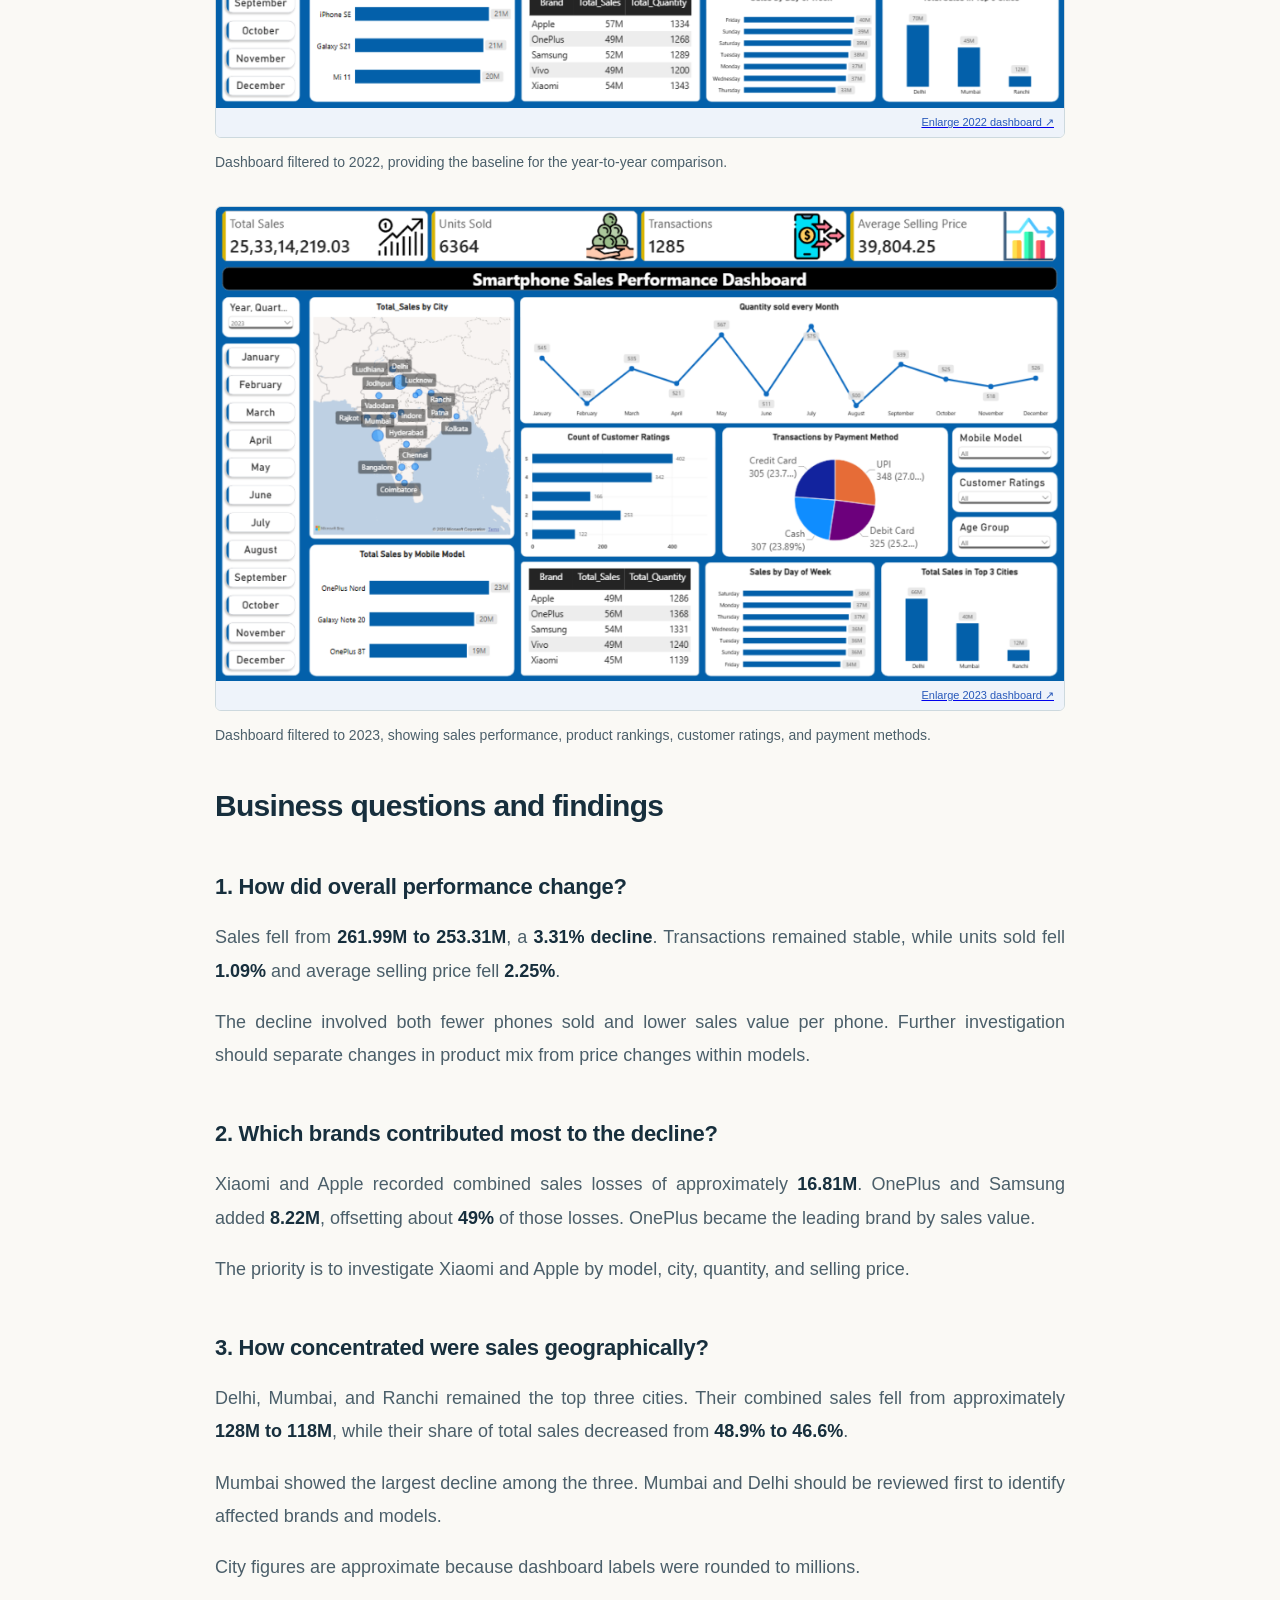
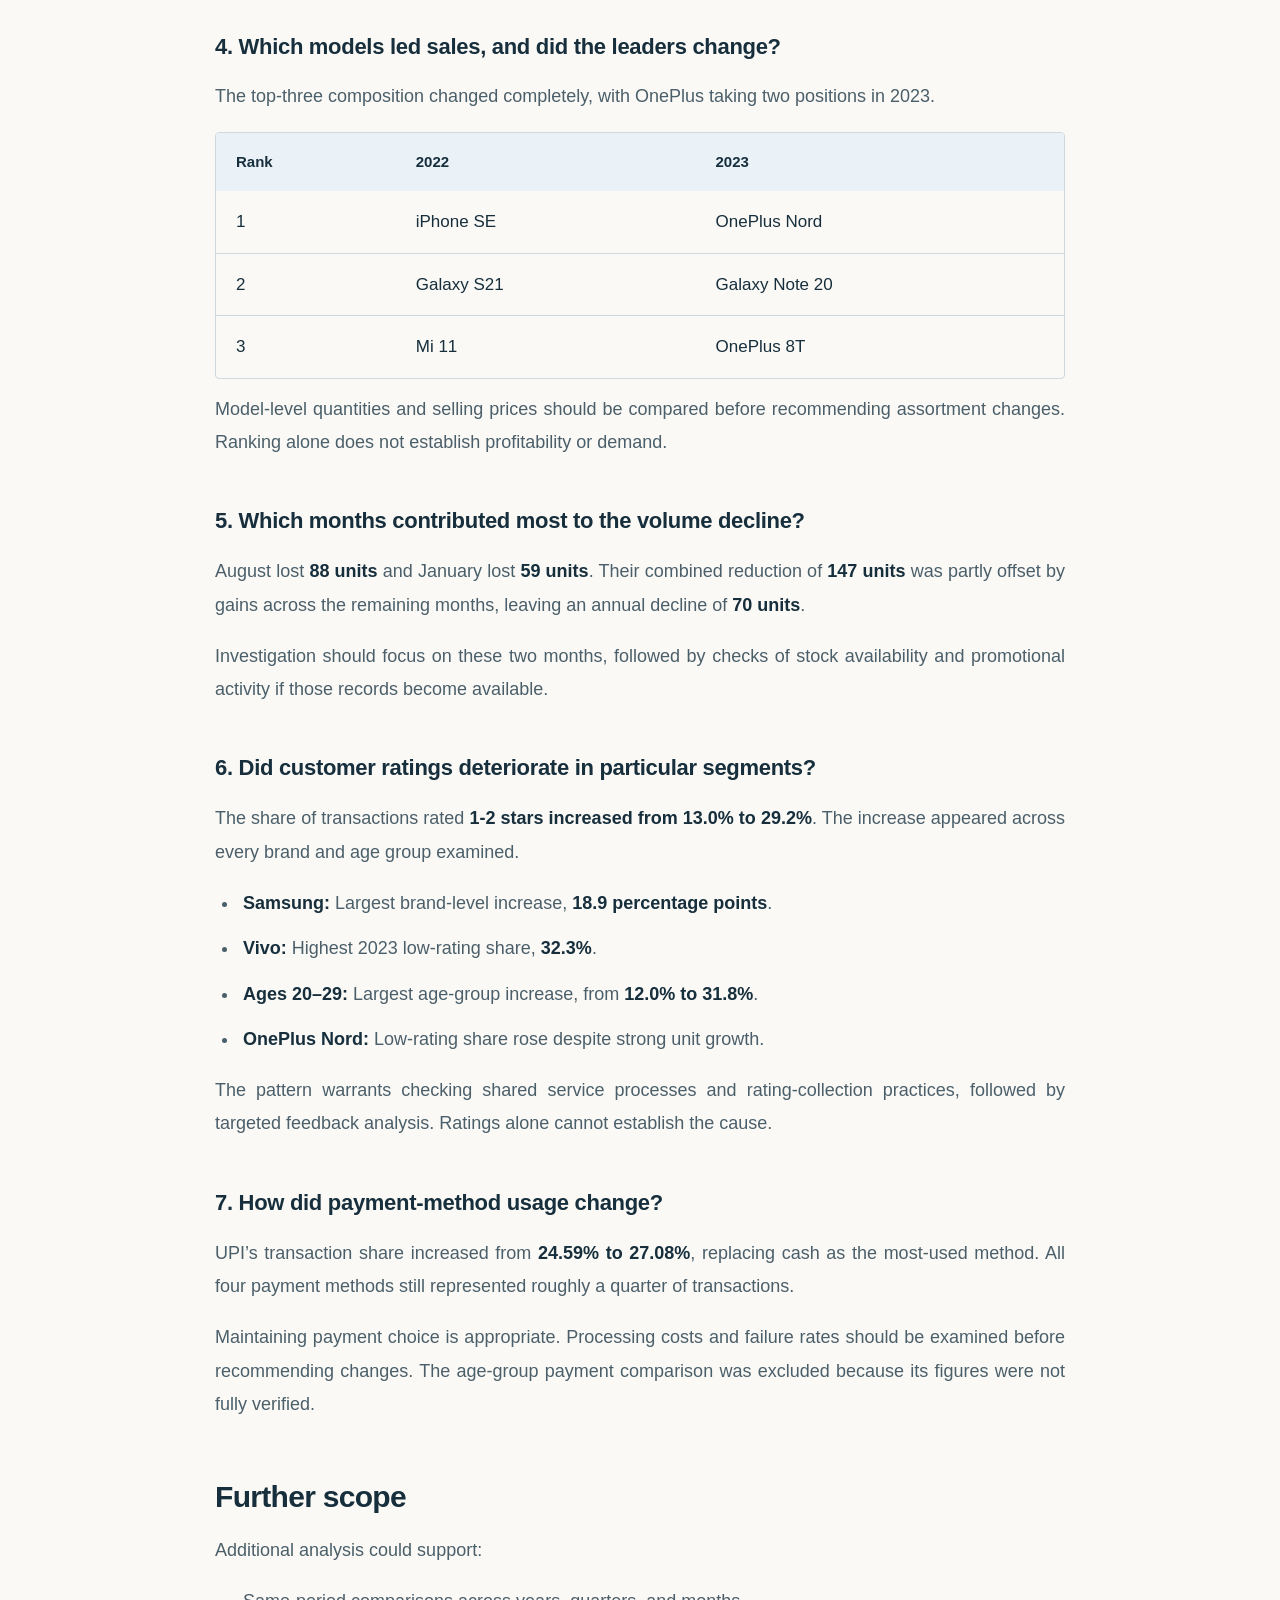
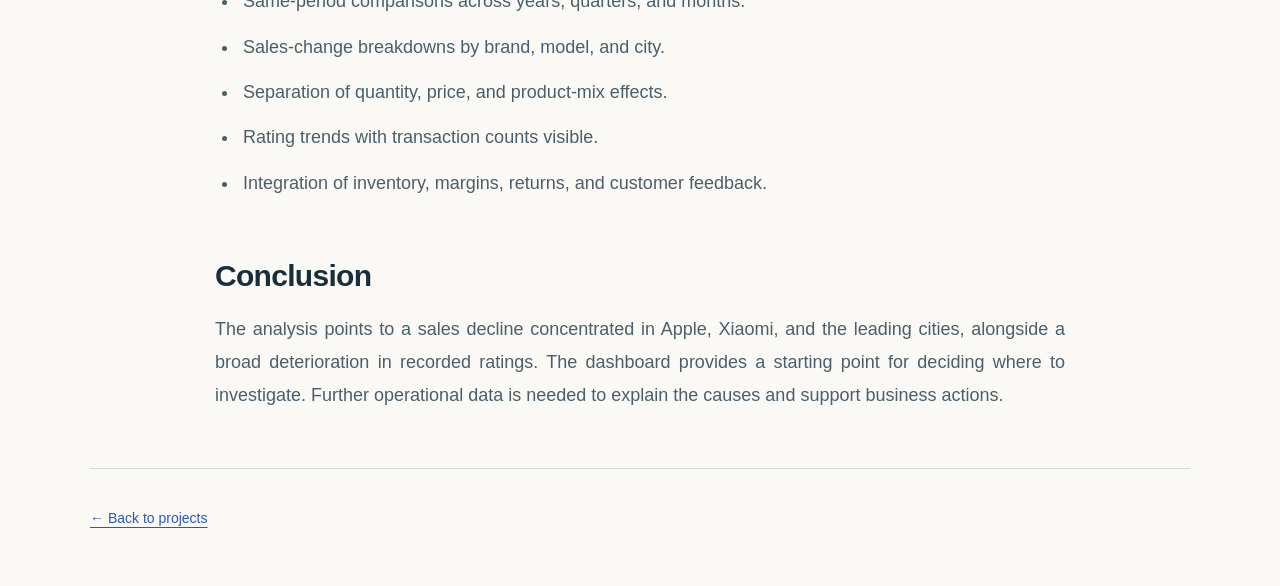
<file: docs/projects/smartphone-sales.html>
<!doctype html>
<html lang="en"><head><meta charset="utf-8"><meta name="viewport" content="width=device-width, initial-scale=1"><meta name="description" content="Smartphone Sales Performance Dashboard by Siddharth Namdeo Shelke: Power BI retail analysis comparing 2022 and 2023 across products, cities and customer segments."><title>Smartphone Sales Performance Dashboard | Siddharth Namdeo Shelke</title><link rel="stylesheet" href="../styles.css"><link rel="stylesheet" href="../tech-theme.css"></head><body class="detail-page smartphone-page"><a class="skip" href="#project-main">Skip to project</a><header class="site-header"><a class="wordmark" href="../index.html">Siddharth<span class="dot">.</span></a><a class="back-link" href="../index.html#projects">← Back to projects</a></header><main id="project-main" class="project-main" tabindex="-1"><header class="project-page-heading"><p class="eyebrow">PROJECT / RETAIL ANALYTICS</p><h1>Smartphone Sales Performance Dashboard</h1><p>This Power BI project explores how smartphone sales changed across products, cities, and customer segments. It helps a sales manager review performance, identify where declines are concentrated, and decide what needs further investigation.</p></header><div class="project-article"><section id="tools" aria-labelledby="tools-title"><h2 id="tools-title">Tools</h2><p><strong>Power BI · Power Query · DAX</strong></p></section><section id="data-and-dashboard" aria-labelledby="data-and-dashboard-title"><h2 id="data-and-dashboard-title">Data and dashboard</h2><p>The dataset contains <strong>3,835 transactions</strong>, covering <strong>five brands, 15 models, and 19 Indian cities</strong>, from October 2021 to October 2024. The analysis compares <strong>2022 and 2023</strong>, as both are complete years. Currency is unspecified in the source.</p><p>The dashboard includes:</p><ul><li><strong>Performance cards:</strong> Sales, units sold, transactions, and average selling price.</li><li><strong>Sales breakdowns:</strong> City map, brand table, and leading models.</li><li><strong>Time analysis:</strong> Monthly quantities and weekday sales.</li><li><strong>Customer analysis:</strong> Ratings and payment-method usage.</li><li><strong>Interactive filters:</strong> Time period, model, rating, and age group.</li></ul><p>Sales are calculated as <strong>quantity multiplied by unit price</strong>. Average selling price uses <strong>total sales divided by total units</strong>, accounting for different transaction quantities.</p></section><div class="dashboard-comparison" aria-label="Static dashboard screenshots for 2022 and 2023"><figure><a class="snapshot-link" href="../assets/2022_sales.png" aria-label="Enlarge 2022 dashboard"><img class="snapshot" src="../assets/2022_sales.png" alt="Static smartphone sales dashboard for 2022, showing sales indicators, monthly quantities, city and model comparisons, customer ratings, and payment methods." loading="lazy" width="2048" height="1153"><span class="enlarge-label">Enlarge 2022 dashboard ↗</span></a><figcaption>Dashboard filtered to 2022, providing the baseline for the year-to-year comparison.</figcaption></figure><figure><a class="snapshot-link" href="../assets/2023_sales.png" aria-label="Enlarge 2023 dashboard"><img class="snapshot" src="../assets/2023_sales.png" alt="Static smartphone sales dashboard for 2023, showing sales indicators, monthly quantities, city and model comparisons, customer ratings, and payment methods." loading="lazy" width="2048" height="1146"><span class="enlarge-label">Enlarge 2023 dashboard ↗</span></a><figcaption>Dashboard filtered to 2023, showing sales performance, product rankings, customer ratings, and payment methods.</figcaption></figure></div><section id="findings" aria-labelledby="findings-title"><h2 id="findings-title">Business questions and findings</h2><section class="business-question" aria-labelledby="question-1"><h3 id="question-1">1. How did overall performance change?</h3><p>Sales fell from <strong>261.99M to 253.31M</strong>, a <strong>3.31% decline</strong>. Transactions remained stable, while units sold fell <strong>1.09%</strong> and average selling price fell <strong>2.25%</strong>.</p><p>The decline involved both fewer phones sold and lower sales value per phone. Further investigation should separate changes in product mix from price changes within models.</p></section><section class="business-question" aria-labelledby="question-2"><h3 id="question-2">2. Which brands contributed most to the decline?</h3><p>Xiaomi and Apple recorded combined sales losses of approximately <strong>16.81M</strong>. OnePlus and Samsung added <strong>8.22M</strong>, offsetting about <strong>49%</strong> of those losses. OnePlus became the leading brand by sales value.</p><p>The priority is to investigate Xiaomi and Apple by model, city, quantity, and selling price.</p></section><section class="business-question" aria-labelledby="question-3"><h3 id="question-3">3. How concentrated were sales geographically?</h3><p>Delhi, Mumbai, and Ranchi remained the top three cities. Their combined sales fell from approximately <strong>128M to 118M</strong>, while their share of total sales decreased from <strong>48.9% to 46.6%</strong>.</p><p>Mumbai showed the largest decline among the three. Mumbai and Delhi should be reviewed first to identify affected brands and models.</p><p>City figures are approximate because dashboard labels were rounded to millions.</p></section><section class="business-question" aria-labelledby="question-4"><h3 id="question-4">4. Which models led sales, and did the leaders change?</h3><p>The top-three composition changed completely, with OnePlus taking two positions in 2023.</p><div class="results-table-wrap" tabindex="0" role="region" aria-label="Top three smartphone models by year"><table class="results-table"><thead><tr><th scope="col">Rank</th><th scope="col">2022</th><th scope="col">2023</th></tr></thead><tbody><tr><th scope="row">1</th><td>iPhone SE</td><td>OnePlus Nord</td></tr><tr><th scope="row">2</th><td>Galaxy S21</td><td>Galaxy Note 20</td></tr><tr><th scope="row">3</th><td>Mi 11</td><td>OnePlus 8T</td></tr></tbody></table></div><p>Model-level quantities and selling prices should be compared before recommending assortment changes. Ranking alone does not establish profitability or demand.</p></section><section class="business-question" aria-labelledby="question-5"><h3 id="question-5">5. Which months contributed most to the volume decline?</h3><p>August lost <strong>88 units</strong> and January lost <strong>59 units</strong>. Their combined reduction of <strong>147 units</strong> was partly offset by gains across the remaining months, leaving an annual decline of <strong>70 units</strong>.</p><p>Investigation should focus on these two months, followed by checks of stock availability and promotional activity if those records become available.</p></section><section class="business-question" aria-labelledby="question-6"><h3 id="question-6">6. Did customer ratings deteriorate in particular segments?</h3><p>The share of transactions rated <strong>1-2 stars increased from 13.0% to 29.2%</strong>. The increase appeared across every brand and age group examined.</p><ul><li><strong>Samsung:</strong> Largest brand-level increase, <strong>18.9 percentage points</strong>.</li><li><strong>Vivo:</strong> Highest 2023 low-rating share, <strong>32.3%</strong>.</li><li><strong>Ages 20–29:</strong> Largest age-group increase, from <strong>12.0% to 31.8%</strong>.</li><li><strong>OnePlus Nord:</strong> Low-rating share rose despite strong unit growth.</li></ul><p>The pattern warrants checking shared service processes and rating-collection practices, followed by targeted feedback analysis. Ratings alone cannot establish the cause.</p></section><section class="business-question" aria-labelledby="question-7"><h3 id="question-7">7. How did payment-method usage change?</h3><p>UPI’s transaction share increased from <strong>24.59% to 27.08%</strong>, replacing cash as the most-used method. All four payment methods still represented roughly a quarter of transactions.</p><p>Maintaining payment choice is appropriate. Processing costs and failure rates should be examined before recommending changes. The age-group payment comparison was excluded because its figures were not fully verified.</p></section></section><section id="further-scope" aria-labelledby="further-scope-title"><h2 id="further-scope-title">Further scope</h2><p>Additional analysis could support:</p><ul><li>Same-period comparisons across years, quarters, and months.</li><li>Sales-change breakdowns by brand, model, and city.</li><li>Separation of quantity, price, and product-mix effects.</li><li>Rating trends with transaction counts visible.</li><li>Integration of inventory, margins, returns, and customer feedback.</li></ul></section><section id="conclusion" aria-labelledby="conclusion-title"><h2 id="conclusion-title">Conclusion</h2><p>The analysis points to a sales decline concentrated in Apple, Xiaomi, and the leading cities, alongside a broad deterioration in recorded ratings. The dashboard provides a starting point for deciding where to investigate. Further operational data is needed to explain the causes and support business actions.</p></section></div><footer class="project-page-footer"><a class="back-link" href="../index.html#projects">← Back to projects</a></footer></main><dialog id="image-viewer" aria-labelledby="viewer-caption"><div class="viewer-toolbar"><p id="viewer-caption"></p><button type="button" class="viewer-close" aria-label="Close enlarged image">Close ×</button></div><div class="viewer-scroll"><img id="viewer-image" alt=""></div></dialog><script src="../main.js"></script></body></html>
</file>
<file: docs/styles.css>
:root{--paper:#faf9f5;--ink:#172531;--muted:#52606a;--blue:#2859ba;--teal:#397b78;--line:#dcded8}*{box-sizing:border-box}html{scroll-behavior:smooth}body{margin:0;background:var(--paper);color:var(--ink);font-family:Inter,"Segoe UI",Arial,sans-serif;-webkit-font-smoothing:antialiased}.site-header,main{width:min(1280px,calc(100% - 112px));margin:auto}.site-header{min-height:112px;display:flex;align-items:center;justify-content:space-between;border-bottom:1px solid var(--line)}.wordmark{text-decoration:none;color:var(--ink);font-size:25px;letter-spacing:-1px;font-weight:700}.dot{color:var(--blue)}.preview-label{font-size:10px;letter-spacing:2px;color:var(--muted)}.hero{min-height:690px;padding:82px 0 76px;display:grid;grid-template-columns:1.4fr 1fr;gap:76px;align-items:center}.name{margin:0 0 27px;color:var(--teal);font-size:38.4px;font-weight:600;letter-spacing:.4px}h1{font-size:clamp(42px,4.65vw,66px);line-height:1.08;letter-spacing:-2.8px;font-weight:600;margin:0 0 30px;max-width:710px}h1 span{color:var(--blue)}.description{text-align:justify;max-width:650px;font-size:17px;line-height:1.85;color:var(--muted);margin:0}.portrait{margin:0;position:relative;padding:18px 0 0 18px}.portrait:before{content:"";position:absolute;inset:0 20px 56px 0;background:#e4e9e3;border-radius:120px 5px 5px 5px;z-index:-1}.portrait img{width:100%;height:auto;aspect-ratio:4/4.5;object-fit:cover;object-position:center;border-radius:110px 5px 5px 5px;display:block}.portrait figcaption{font-size:11px;letter-spacing:1px;color:var(--teal);margin-top:20px}.signature{display:flex;align-items:center;width:112px;margin-top:36px;gap:7px}.signature span{height:2px;background:var(--line);flex:1}.signature i{width:5px;height:5px;border-radius:50%;background:var(--teal)}.scope{border-top:1px solid var(--line);padding:25px 0 32px;display:flex;justify-content:space-between;gap:24px}.scope-number{color:var(--teal);font-size:10px;letter-spacing:1.5px;padding-top:4px}.scope p{margin:0;font-size:12px;line-height:1.8;color:var(--muted)}.skip{position:fixed;top:-80px;left:15px;padding:12px;background:var(--ink);color:white;z-index:10}.skip:focus{top:10px}a:focus-visible{outline:3px solid var(--blue);outline-offset:5px}@media(min-width:1600px){.hero{min-height:760px}}@media(max-width:1000px){.site-header,main{width:calc(100% - 64px)}.hero{gap:40px;grid-template-columns:1.3fr 1fr}h1{font-size:48px}.description{font-size:16px}}@media(max-width:700px){.site-header,main{width:calc(100% - 40px)}.site-header{min-height:82px}.wordmark{font-size:23px}.preview-label{font-size:8px;letter-spacing:1px}.hero{padding:48px 0 40px;grid-template-columns:1fr;gap:40px;min-height:0}.name{font-size:35.84px;margin-bottom:22px}h1{font-size:clamp(38px,9.5vw,58px);letter-spacing:-1.8px;margin-bottom:24px}.description{font-size:16px;line-height:1.8}.portrait{width:min(100%,380px);justify-self:center}.portrait img{aspect-ratio:4/4}.signature{margin-top:28px}.scope{flex-direction:column;gap:14px}.scope p{font-size:11px}}@media(prefers-reduced-motion:reduce){html{scroll-behavior:auto}}

/* Approved portrait reduction: retain the layout column and scale its frame. */
.portrait{width:80%;justify-self:center}@media(max-width:700px){.portrait{width:min(80%,304px)}}

.about-section{border-top:1px solid var(--line);padding:78px 0 88px;display:grid;grid-template-columns:1fr 2.4fr;gap:70px}.eyebrow{font-size:10px;letter-spacing:1.6px;color:var(--teal);margin:0 0 20px}h2{font-size:38px;line-height:1.15;letter-spacing:-1.2px;margin:0;font-weight:600}.about-copy{font-size:17px;line-height:1.9;color:var(--muted);text-align:justify;margin:0;max-width:800px}.skills-title{font-size:22px;letter-spacing:-.5px;font-weight:600;margin:44px 0 24px}.skills-grid{display:grid;grid-template-columns:1fr 1fr;column-gap:34px;row-gap:32px}.skill-group{border-top:1px solid var(--line);padding-top:18px;position:relative}.skill-number{color:var(--teal);font-size:11px;letter-spacing:1px}.skill-group h4{font-size:17px;line-height:1.5;font-weight:600;margin:12px 0 10px}.skill-group p{color:var(--muted);font-size:15px;line-height:1.8;margin:0}@media(max-width:1000px){.about-section{gap:36px;grid-template-columns:1fr 2.2fr}}@media(max-width:700px){.about-section{grid-template-columns:1fr;gap:28px;padding:46px 0 54px}h2{font-size:32px}.about-copy{font-size:16px;line-height:1.85}.skills-grid{grid-template-columns:1fr;gap:26px}.skills-title{margin-top:34px}}

.experience-section{border-top:1px solid var(--line);padding:78px 0 88px;display:grid;grid-template-columns:1fr 2.4fr;gap:70px}.experience-list{min-width:0}.experience-entry+.experience-entry{margin-top:56px;padding-top:48px;border-top:1px solid var(--line)}.company-heading{display:flex;align-items:center;gap:20px}.company-heading h3{font-size:27px;letter-spacing:-.7px;font-weight:600;margin:0}.company-logo{width:100px;height:50px;object-fit:contain;flex-shrink:0}.ottobock-logo{width:125px}.role{font-size:14px;font-weight:600;line-height:1.7;margin:15px 0 18px}.role span{font-weight:400;color:var(--muted)}.company-intro,.detail-body p,.detail-body li{font-size:16px;color:var(--muted);line-height:1.85}.company-intro{margin:0;text-align:justify}.experience-facts{display:grid;grid-template-columns:1fr 1fr;gap:30px;margin:28px 0}.experience-facts p{margin:0}.experience-facts strong{display:block;font-size:28px;color:var(--blue);font-weight:600;letter-spacing:-.8px}.experience-facts span{display:block;font-size:12px;color:var(--muted);line-height:1.6;margin-top:6px;max-width:240px}.experience-details{border-top:1px solid var(--line)}.experience-details summary{cursor:pointer;display:flex;align-items:center;justify-content:space-between;padding:18px 0;list-style:none;color:var(--blue);font-size:14px;font-weight:600}.experience-details summary::-webkit-details-marker{display:none}.experience-details summary span{font-size:24px;font-weight:400;transition:transform .15s}.experience-details[open] summary span{transform:rotate(45deg)}.detail-body{padding:4px 0 8px}.detail-body h4{font-size:18px;font-weight:600;margin:26px 0 12px}.detail-body ul{margin:0;padding-left:20px}.detail-body li{padding-left:4px;margin-bottom:16px}.detail-body strong{color:var(--ink);font-weight:600}.platform{background:#f0f2ed;padding:20px 24px;margin:28px 0}.platform-heading{display:flex;align-items:center;justify-content:space-between;gap:20px}.platform-heading h4{margin:0}.platform-logo{width:110px;height:50px;object-fit:contain}.platform p{margin:12px 0 0}.snapshot-grid{display:grid;grid-template-columns:1fr 1fr;gap:26px 22px}.snapshot-grid figure{margin:0;min-width:0}.snapshot-link{position:relative;display:block;background:white;border:1px solid var(--line);border-radius:4px;overflow:hidden}.snapshot{display:block;width:100%;height:auto}.enlarge-label{display:block;padding:8px 10px;color:var(--blue);font-size:11px;background:#f3f5f7;text-align:right}.snapshot-grid figcaption{font-size:12px;line-height:1.65;color:var(--muted);margin-top:10px}.confidentiality{background:#f0f2ed;border-left:2px solid var(--teal);padding:16px 20px;font-size:13px;line-height:1.8;color:var(--muted);margin:26px 0}.confidentiality strong{display:block;color:var(--ink);font-weight:600;margin-bottom:4px}summary:focus-visible,button:focus-visible{outline:3px solid var(--blue);outline-offset:4px}#image-viewer{width:96vw;max-width:1700px;max-height:94vh;padding:20px;border:1px solid var(--line);border-radius:8px;background:var(--paper);color:var(--ink)}#image-viewer::backdrop{background:rgba(14,24,34,.8)}.viewer-toolbar{display:flex;align-items:center;justify-content:space-between;gap:20px;margin-bottom:16px}.viewer-toolbar p{margin:0;font-size:14px;line-height:1.5}.viewer-close{font:inherit;font-size:14px;padding:10px 14px;border:1px solid var(--line);border-radius:4px;background:white;color:var(--ink);cursor:pointer;white-space:nowrap}.viewer-scroll{overflow:auto;max-height:76vh}.viewer-scroll img{display:block;width:100%;height:auto}body.viewer-open{overflow:hidden}@media(max-width:1000px){.experience-section{gap:36px;grid-template-columns:1fr 2.2fr}.company-heading{gap:14px}.company-heading h3{font-size:24px}}@media(max-width:700px){.experience-section{grid-template-columns:1fr;gap:30px;padding:46px 0 54px}.company-heading h3{font-size:25px}.company-logo{width:85px;height:40px}.ottobock-logo{width:108px}.role span{display:block}.snapshot-grid{grid-template-columns:1fr}.experience-facts{gap:20px}.experience-facts strong{font-size:25px}.experience-entry+.experience-entry{margin-top:36px;padding-top:36px}.viewer-toolbar{align-items:flex-start}.viewer-toolbar p{font-size:12px}#image-viewer{padding:14px}.platform{padding:18px}.platform-logo{width:90px}}

/* Justified body copy with existing paragraph and list indentation retained. */
.company-intro,.detail-body p,.detail-body li,.confidentiality p{text-align:justify;text-justify:inter-word}
.company-intro strong{color:var(--ink);font-weight:600}
.confidentiality h4{font:inherit;font-weight:600;color:var(--ink);margin:0 0 4px}
.confidentiality p{margin:0}.confidentiality p strong{display:inline;color:inherit;font-weight:600}

.projects-section{border-top:1px solid var(--line);padding:78px 0 88px}.projects-heading{margin-bottom:38px}.project-grid{display:grid;grid-template-columns:1fr 1fr;gap:36px;align-items:start}.project-card{border:1px solid var(--line);border-radius:6px;overflow:hidden;background:#fdfcf9;min-width:0}.project-image-frame{aspect-ratio:16/9;background:#edf1ed;display:flex;align-items:center;justify-content:center;border-bottom:1px solid var(--line)}.project-image-frame img{width:100%;height:100%;object-fit:contain;display:block}.project-copy{padding:30px}.project-copy h3{font-size:25px;line-height:1.3;letter-spacing:-.6px;font-weight:600;margin:0 0 20px;min-height:65px}.project-description{font-size:16px;line-height:1.85;color:var(--muted);text-align:justify;margin:0 0 26px}.project-result{padding:18px 20px;background:#eef2f5;border-left:2px solid var(--blue)}.project-result h4{font-size:11px;letter-spacing:1px;text-transform:uppercase;color:var(--blue);margin:0 0 9px;font-weight:600}.project-result p{font-size:15px;line-height:1.8;margin:0;color:var(--muted);text-align:justify}.project-result strong{color:var(--ink);font-weight:600}.project-result .evidence-note{font-size:11px;line-height:1.65;margin-top:12px;text-align:left}.project-tools{font-size:12px;line-height:1.9;color:var(--teal);margin:24px 0}.project-details{border-top:1px solid var(--line)}.project-details summary{list-style:none;color:var(--blue);display:flex;justify-content:space-between;align-items:center;font-size:14px;font-weight:600;padding:18px 0 0;cursor:pointer}.project-details summary::-webkit-details-marker{display:none}.project-details summary span{font-size:24px;font-weight:400}.project-details[open] summary span{transform:rotate(45deg)}.project-panel{padding-top:22px}.project-panel figure{margin:0}.project-panel figcaption{font-size:12px;line-height:1.7;color:var(--muted);margin-top:10px}@media(max-width:1000px){.project-grid{gap:24px}.project-copy{padding:24px}.project-copy h3{font-size:23px}}@media(max-width:700px){.projects-section{padding:46px 0 54px}.projects-heading{margin-bottom:28px}.project-grid{grid-template-columns:1fr;gap:30px}.project-copy{padding:22px}.project-copy h3{min-height:0;font-size:24px}.project-result{padding:16px}.project-description{font-size:16px}}

.detail-page .project-main{max-width:1000px}.project-page-heading{padding:70px 0 45px;border-bottom:1px solid var(--line)}.detail-page h1{font-size:clamp(38px,5vw,62px);max-width:none;margin-bottom:22px}.project-subtitle{font-size:19px;line-height:1.7;color:var(--muted);margin:0}.project-article{max-width:850px;margin:0 auto;padding-top:12px}.project-article section{padding-top:38px}.project-article h2{font-size:28px;letter-spacing:-.7px;line-height:1.3;margin-bottom:18px}.project-article p,.project-article li{font-size:17px;line-height:1.9;color:var(--muted);text-align:justify}.project-article p{margin:0 0 18px}.project-article strong{color:var(--ink);font-weight:600}.project-article ul{margin:0 0 18px;padding-left:24px}.project-article li{padding-left:4px;margin-bottom:12px}.project-video{margin:35px 0 8px}.project-video video{display:block;width:100%;height:auto;background:#172531;border-radius:5px}.project-article figcaption{font-size:12px;line-height:1.8;color:var(--muted);margin-top:12px}.results-table-wrap{overflow:auto;border:1px solid var(--line);border-radius:4px;margin-bottom:14px}.results-table{width:100%;border-collapse:collapse;font-size:16px;text-align:left}.results-table th,.results-table td{padding:18px 20px;border-bottom:1px solid var(--line);line-height:1.5}.results-table thead{background:#eef2f5}.results-table thead th{font-size:14px;font-weight:600}.results-table tbody th{font-weight:500}.results-table tr:last-child th,.results-table tr:last-child td{border-bottom:0}.results-table td:last-child{color:var(--blue);font-weight:600}.project-article .results-evidence{font-size:12px;line-height:1.8;text-align:left;margin-bottom:22px}.project-infographic{margin:30px 0 0}.back-link,.presentation-link{color:var(--blue);text-underline-offset:4px;font-size:14px;line-height:1.7}.presentation-link{display:inline-block;font-size:16px}.project-page-footer{margin-top:55px;border-top:1px solid var(--line);padding:28px 0 45px}.project-link{display:flex;align-items:center;justify-content:space-between;border-top:1px solid var(--line);padding-top:20px;text-decoration:none;color:var(--blue);font-size:14px;font-weight:600}.project-link span{font-size:20px}@media(max-width:700px){.project-page-heading{padding:45px 0 30px}.detail-page h1{font-size:39px;letter-spacing:-1.5px}.project-subtitle{font-size:17px}.project-article section{padding-top:30px}.project-article h2{font-size:25px}.project-article p,.project-article li{font-size:16px;line-height:1.85}.results-table{min-width:520px;font-size:15px}.results-table th,.results-table td{padding:14px 16px}.back-link{font-size:12px}}

.smartphone-page .project-page-heading>p:last-child{font-size:18px;line-height:1.85;color:var(--muted);text-align:justify;margin:0}.dashboard-comparison{display:grid;grid-template-columns:1fr;gap:30px;margin:34px 0 0}.dashboard-comparison figure{margin:0}.dashboard-comparison .snapshot{height:auto;object-fit:contain}.project-article .business-question{padding-top:28px}.business-question h3{font-size:22px;font-weight:600;line-height:1.45;letter-spacing:-.3px;margin:0 0 18px}.smartphone-page .results-table{min-width:0}.smartphone-page .results-table tbody td:last-child{color:var(--ink);font-weight:400}@media(min-width:1800px){.dashboard-comparison{width:min(1600px,calc(100vw - 112px));position:relative;left:50%;transform:translateX(-50%);grid-template-columns:1fr 1fr}}@media(max-width:700px){.smartphone-page h1{font-size:35px}.smartphone-page .project-page-heading>p:last-child{font-size:16px}.business-question h3{font-size:21px}.dashboard-comparison{gap:24px}.smartphone-page .results-table th,.smartphone-page .results-table td{padding:12px}}

/* Approved justified alignment for project-page reading text and captions. */
.detail-page .project-page-heading>p:not(.eyebrow),.detail-page .project-article p,.detail-page .project-article li,.detail-page .project-article figcaption{text-align:justify;text-justify:inter-word}

.education-section{border-top:1px solid var(--line);padding:78px 0 88px;display:grid;grid-template-columns:1fr 2.4fr;gap:70px}.education-entry{display:grid;grid-template-columns:130px 1fr;gap:28px;align-items:center}.education-entry+.education-entry{margin-top:36px;padding-top:36px;border-top:1px solid var(--line)}.education-logo-frame{display:flex;align-items:center;justify-content:center}.education-logo{display:block;width:130px;height:auto;object-fit:contain}.sppu-logo{width:95px}.education-copy h3{font-size:24px;line-height:1.4;letter-spacing:-.5px;font-weight:600;margin:0 0 10px}.education-copy p{font-size:15px;line-height:1.8;margin:0;color:var(--muted)}.education-copy .education-dates{font-size:13px;margin-top:6px}.education-copy .education-grade{margin-top:12px;color:var(--teal);font-size:14px}.education-grade strong{font-weight:600}@media(max-width:1000px){.education-section{gap:36px;grid-template-columns:1fr 2.2fr}.education-entry{grid-template-columns:100px 1fr;gap:22px}.education-logo{width:100px}.sppu-logo{width:85px}.education-copy h3{font-size:22px}}@media(max-width:700px){.education-section{grid-template-columns:1fr;gap:30px;padding:46px 0 54px}.education-entry{grid-template-columns:90px 1fr;gap:18px;align-items:start}.education-logo{width:90px}.sppu-logo{width:75px}.education-copy h3{font-size:21px}.education-copy p{font-size:14px}.education-copy .education-grade{font-size:13px}}

/* Compact horizontal Education layout approved by user. */
.education-section{display:block}.education-section>.section-heading{margin-bottom:38px}.education-list{display:grid;grid-template-columns:repeat(2,minmax(0,1fr));gap:36px}.education-entry{grid-template-columns:100px minmax(0,1fr);gap:24px;align-items:start}.education-entry+.education-entry{margin:0;padding:0;border:0}.education-entry .education-logo{width:100px;height:auto}.education-entry .sppu-logo{width:85px}.education-copy h3{font-size:23px}@media(max-width:1000px){.education-list{gap:26px}.education-entry{grid-template-columns:80px minmax(0,1fr);gap:18px}.education-entry .education-logo{width:80px}.education-entry .sppu-logo{width:70px}.education-copy h3{font-size:21px}}@media(max-width:700px){.education-section>.section-heading{margin-bottom:30px}.education-list{grid-template-columns:1fr;gap:28px}.education-entry{grid-template-columns:90px minmax(0,1fr)}.education-entry .education-logo{width:90px}.education-entry .sppu-logo{width:75px}.education-entry+.education-entry{padding-top:28px;border-top:1px solid var(--line)}}

.credentials-section{border-top:1px solid var(--line);padding:78px 0 88px;display:grid;grid-template-columns:1fr 2.4fr;gap:70px}.credentials-content{min-width:0}.credentials-subtitle{font-size:13px;font-weight:600;color:var(--teal);letter-spacing:1px;margin:0 0 22px}.publication-entry h4,.certificate-entry h4{font-size:23px;line-height:1.4;letter-spacing:-.4px;font-weight:600;margin:0 0 12px}.credential-issuer{color:var(--muted);font-size:13px;line-height:1.8;font-weight:600;margin:0 0 15px}.credential-description{color:var(--muted);font-size:16px;line-height:1.85;text-align:justify;margin:0 0 18px}.credential-description strong{font-weight:600;color:var(--ink)}.publication-doi{font-size:12px;color:var(--muted);line-height:1.8;overflow-wrap:anywhere;margin:0 0 20px}.publication-doi span{color:var(--ink);font-weight:600}.credential-link{display:inline-block;color:var(--blue);font-size:14px;line-height:1.8;text-decoration:none;font-weight:600;padding:6px 0}.credential-link span{margin-left:10px}.credential-link:hover{text-decoration:underline;text-underline-offset:4px}.certificates-group{border-top:1px solid var(--line);margin-top:38px;padding-top:32px}.certificate-grid{display:grid;grid-template-columns:repeat(2,minmax(0,1fr));gap:32px}.certificate-entry{display:flex;flex-direction:column;align-items:flex-start}.certificate-entry h4{font-size:21px}.credential-meta{font-size:12px;line-height:1.8;color:var(--teal);margin:0 0 15px}.credential-meta strong{font-weight:600}.certificate-entry .credential-link{margin-top:auto}@media(max-width:1000px){.credentials-section{gap:36px;grid-template-columns:1fr 2.2fr}.certificate-grid{gap:24px}}@media(max-width:700px){.credentials-section{grid-template-columns:1fr;gap:30px;padding:46px 0 54px}.certificate-grid{grid-template-columns:1fr;gap:28px}.certificate-entry+.certificate-entry{padding-top:26px;border-top:1px solid var(--line)}.publication-entry h4{font-size:22px}.certificate-entry h4{font-size:21px}.credentials-section h2 br{display:none}}

.contact-section{border-top:1px solid var(--line);padding:78px 0 80px;display:grid;grid-template-columns:1fr 2.4fr;gap:70px}.contact-content{min-width:0}.contact-invitation{font-size:21px;line-height:1.8;color:var(--muted);text-align:justify;margin:0 0 32px}.contact-links{border-top:1px solid var(--line)}.contact-link{display:grid;grid-template-columns:80px minmax(0,1fr) 20px;gap:20px;padding:20px 0;border-bottom:1px solid var(--line);color:var(--blue);text-decoration:none;align-items:center;font-size:15px;line-height:1.7}.contact-label{font-size:12px;color:var(--teal);font-weight:600}.contact-destination{overflow-wrap:anywhere}.contact-link:hover .contact-destination{text-decoration:underline;text-underline-offset:4px}@media(max-width:1000px){.contact-section{gap:36px;grid-template-columns:1fr 2.2fr}.contact-link{grid-template-columns:65px minmax(0,1fr) 18px;gap:12px}}@media(max-width:700px){.contact-section{grid-template-columns:1fr;gap:28px;padding:46px 0 50px}.contact-invitation{font-size:18px}.contact-link{grid-template-columns:1fr 20px;gap:4px 12px;font-size:14px}.contact-label{grid-column:1/-1}.contact-link>span:last-child{grid-column:2;grid-row:2}}

.workflow-figure{margin:32px auto 8px;max-width:720px}.workflow-figure .snapshot{width:100%;height:auto}.workflow-project-page .project-article code{font-family:ui-monospace,SFMono-Regular,Consolas,monospace;font-size:.88em;overflow-wrap:anywhere;background:#eef2f5;padding:2px 5px;border-radius:3px}.workflow-project-page .project-article strong{overflow-wrap:anywhere}.workflow-thumbnail{background:#faf9f5}.workflow-thumbnail img{width:100%;height:100%;object-fit:contain}.workflow-project-page .results-table{min-width:0}@media(max-width:700px){.workflow-figure{margin-top:26px}.workflow-project-page h1{font-size:36px}}

.project-cover-frame{aspect-ratio:1586/992;background:var(--paper)}.project-cover-frame img{width:100%;height:100%;object-fit:contain}
</file>
<file: docs/tech-theme.css>
/* Review theme: one colour system, repeated by section role. */
:root {
  --paper: #faf9f5;
  --ink: #172f3d;
  --muted: #4b5f6a;
  --blue: #2859ba;
  --teal: #23766f;
  --line: #cdd9de;
  --night: #132f3d;
  --institution: #eaf1f7;
  --project-surface: #e8f2f0;
  --ease: cubic-bezier(.22,.61,.36,1);
}
body { background: var(--paper); }
/* Explicit colours prevent the surrounding preview theme from washing out text. */
body p { color: var(--ink); }
body strong, body b { color: inherit; }
button, a, summary { -webkit-tap-highlight-color: transparent; }
button { font-family: inherit; }
button, a, summary { touch-action: manipulation; }
[hidden] { display: none !important; }
html { scroll-padding-top: 118px; }
:focus-visible { outline: 3px solid var(--blue); outline-offset: 5px; }
.site-header { width: min(1280px,calc(100% - 40px)); min-height: 70px; margin: 16px auto; padding: 12px 18px; background: #faf9f5f5; border: 1px solid #d5dfe3; border-radius: 18px; box-shadow: 0 8px 30px #132f3d16; backdrop-filter: blur(16px); position: sticky; top: 16px; z-index: 20; gap: 24px; }
.wordmark { font-size: 23px; white-space: nowrap; }
.site-nav { display: flex; gap: 4px; align-items: center; }
.site-nav a { font-size: 12px; line-height: 1.5; padding: 12px 10px; color: var(--muted); text-decoration: none; border-radius: 9px; min-height: 44px; display: flex; align-items: center; justify-content: center; transition: background .2s,color .2s,transform .2s var(--ease); }
.site-nav a:hover { background: #e5ebf6; color: var(--blue); transform: translateY(-1px); }
.site-nav a[aria-current="location"] { background: var(--blue); color: #fff; }
.reading-progress { position: absolute; left: 22px; right: 22px; bottom: 0; height: 2px; background: transparent; pointer-events: none; }
.reading-progress span { display: block; height: 100%; background: var(--blue); transform: scaleX(0); transform-origin: left; }
main#introduction { width: 100%; }
.section-band { position: relative; }
.band-introduction, .band-contact { background: var(--night); }
.band-about, .band-credentials { background: var(--paper); }
.band-experience, .band-education { background: var(--institution); }
.band-projects { background: var(--project-surface); }
.section-band > section { width: min(1280px,calc(100% - 112px)); margin: 0 auto; border-top: 0; padding: 88px 0 96px; }
.section-band:not(.band-introduction) > section { scroll-margin-top: 18px; }
.hero { grid-template-columns: 1.4fr 1fr; gap: 76px; min-height: 740px; }
.hero .intro { position: relative; }
.hero .name { color: #d8e8ed; font-size: 38.4px; line-height: 1.25; letter-spacing: -.9px; margin-bottom: 26px; }
.hero h1 { color: #faf9f5; font-size: clamp(42px,4.65vw,66px); letter-spacing: -2.5px; line-height: 1.08; }
.hero h1 span { color: #99dbd1; }
.hero .description { color: #d5e0e5; font-size: 16px; line-height: 1.85; }
.signature { display: none; }
.hero-actions { display: flex; flex-wrap: wrap; gap: 12px; margin-top: 30px; }
.theme-button { display: inline-flex; justify-content: center; align-items: center; gap: 18px; min-height: 46px; padding: 12px 20px; border: 1px solid var(--blue); border-radius: 6px; background: var(--blue); color: #fff; text-decoration: none; font-size: 14px; line-height: 1.4; font-weight: 600; transition: background .2s,transform .2s var(--ease),box-shadow .2s; }
.theme-button:hover { background: #204b9e; transform: translateY(-2px); box-shadow: 0 5px 15px #0b244026; }
.theme-button.secondary { background: transparent; color: var(--blue); }
.hero .theme-button.secondary { color: #dce9ff; border-color: #7997bf; }
.hero .theme-button.secondary:hover { background: #244657; }
.hero a:focus-visible { outline-color: #99dbd1; }
.portrait { width: 80%; margin: 0; padding: 0; justify-self: center; }
.portrait::before, .portrait::after { content: none; }
.portrait img { width: 100%; height: auto; aspect-ratio: 4/4.5; object-fit: cover; object-position: center; border-radius: 6px; border: 0; box-shadow: none; }
.portrait picture { display: block; }
.project-image-frame picture { display: block; width: 100%; height: 100%; }
.hero-index { display: flex; flex-wrap: wrap; gap: 18px; margin: 30px 0 0; padding-top: 20px; border-top: 1px solid #3a5260; color: #adc7d1; font: 11px/1.6 ui-monospace,SFMono-Regular,Consolas,monospace; letter-spacing: .3px; }
.hero-index a { color: #cce8e4; text-underline-offset: 5px; }
.eyebrow, .skill-number, .credentials-subtitle { font-family: ui-monospace,SFMono-Regular,Consolas,monospace; font-size: 11px; line-height: 1.6; color: var(--teal); letter-spacing: 1.3px; }
.eyebrow { display: flex; align-items: center; gap: 12px; }
.eyebrow::before { content: "+"; font-size: 17px; line-height: 1; font-weight: 400; }
h2 { color: var(--ink); font-size: 40px; letter-spacing: -1.3px; }
h3, h4 { color: var(--ink); }
.about-section, .experience-section, .credentials-section, .contact-section { grid-template-columns: 1fr 2.4fr; gap: 70px; }
.about-copy { max-width: none; font-size: 17px; }
.skills-grid { gap: 16px; }
.skill-group { padding: 24px; border: 1px solid var(--line); background: #fff; border-radius: 7px; display: flex; flex-direction: column; min-width: 0; transition: border-color .2s,background .2s; }
.skill-group h4 { font-size: 18px; line-height: 1.45; }
.skill-group p { font-size: 14px; margin-bottom: 20px; }
.skill-number { color: var(--blue); }
.skill-select { display: flex; align-items: center; justify-content: space-between; gap: 14px; text-align: left; width: 100%; margin-top: auto; background: transparent; border: 0; border-top: 1px solid var(--line); padding: 13px 0 0; color: var(--blue); font-family: inherit; font-size: 13px; line-height: 1.7; font-weight: 600; min-height: 44px; cursor: pointer; }
.skill-select span { font-size: 19px; }
.skill-group:has(.skill-select[aria-pressed="true"]) { border-color: var(--blue); background: #f0f4fb; }
.skill-proof { display: flex; flex-wrap: wrap; align-items: center; gap: 14px 22px; padding: 22px 0 0; }
.skill-proof-label { font-size: 12px; color: var(--muted); margin: 0; }
.skill-proof-links { display: flex; flex-wrap: wrap; gap: 12px 24px; }
.skill-proof a { color: var(--blue); text-underline-offset: 4px; font-size: 13px; min-height: 44px; display: inline-flex; align-items: center; }
.experience-list { border-left: 1px solid #b7cbd7; padding-left: 28px; }
.experience-entry { background: #fff; border: 1px solid #d1dde5; border-radius: 8px; padding: 30px; position: relative; }
.experience-entry::before { content: ""; width: 9px; height: 9px; border-radius: 50%; border: 2px solid var(--blue); background: var(--institution); position: absolute; left: -34px; top: 45px; }
.experience-entry + .experience-entry { margin-top: 28px; padding-top: 30px; border-top: 1px solid #d1dde5; }
.company-heading { flex-wrap: wrap; gap: 14px; }
.company-heading h3 { font-size: 25px; }
.company-logo { width: 92px; height: 46px; }
.ottobock-logo { width: 114px; }
.role { font-size: 13px; color: var(--ink); }
.company-intro, .detail-body p, .detail-body li { font-size: 15px; line-height: 1.85; text-align: justify; }
.experience-facts { background: var(--institution); padding: 20px; border-radius: 5px; gap: 22px; }
.experience-facts strong { font-size: 28px; color: var(--blue); }
.experience-facts span { font-size: 11px; }
.platform { background: var(--institution); border-radius: 5px; }
.confidentiality { background: #f2f5f7; border-left-color: var(--blue); font-size: 12px; padding: 16px; }
.confidentiality h4 { font-size: 13px; margin: 0 0 8px; }
.confidentiality p { margin: 0; color: var(--muted); }
.confidentiality strong { display: inline; color: var(--ink); }
.experience-details summary { padding: 16px; border: 1px solid var(--blue); border-radius: 5px; color: var(--blue); background: #fff; }
.experience-details { border: 0; }
.experience-link { display: flex; justify-content: space-between; align-items: center; gap: 20px; min-height: 48px; padding: 14px 16px; border: 1px solid var(--blue); border-radius: 5px; color: var(--blue); text-decoration: none; font-size: 14px; font-weight: 600; background: #fff; transition: background .2s; }
.experience-link:hover { background: #edf2fb; }
.experience-link span { font-size: 20px; }
.experience-page-company { gap: 24px; margin-bottom: 20px; }
.experience-page-company h1 { margin: 0; }
.experience-page-company .company-logo { width: 125px; height: 64px; }
.detail-page.experience-page .experience-page-heading > p.role { margin: 12px 0 20px; font-size: 16px; }
.detail-page.experience-page .experience-page-heading > p.company-intro { color: var(--muted); font-size: 18px; line-height: 1.85; text-align: justify; }
.experience-page-heading .experience-facts { max-width: 700px; margin-bottom: 0; }
.experience-article .platform { margin-top: 36px; padding: 28px; }
.experience-page .experience-article .platform-heading h2 { margin: 0; font-size: 27px; }
.experience-article .platform p:last-child { margin-bottom: 0; }
.experience-article .confidentiality { padding: 24px; margin-top: 38px; }
.experience-page .experience-article .confidentiality h2 { font-size: 23px; }
.experience-details[open] summary { background: #edf2fb; }
.experience-details[open] .detail-body { animation: details-enter .3s var(--ease); }
.detail-body { padding: 4px 0 0; }
.snapshot-link { border-radius: 6px; }
.enlarge-label { background: #eef3fa; color: var(--blue); }
.projects-heading { margin-bottom: 30px; }
.project-filters { display: flex; flex-wrap: wrap; gap: 8px; margin: 0 0 28px; }
.filter-button { min-height: 44px; padding: 10px 18px; border: 1px solid #b8cdd1; border-radius: 6px; background: transparent; color: var(--ink); font-size: 13px; cursor: pointer; transition: background .2s,border-color .2s,color .2s; }
.filter-button[aria-pressed="true"] { color: #fff; background: var(--blue); border-color: var(--blue); }
.filter-button:hover { border-color: var(--blue); }
.project-grid { gap: 28px; align-items: stretch; }
.project-card { background: #fff; border: 1px solid #cadad9; border-radius: 9px; display: flex; flex-direction: column; transition: transform .3s var(--ease),box-shadow .3s var(--ease); }
.project-image-frame, .project-cover-frame { aspect-ratio: 1.6; background: var(--paper); border-bottom: 1px solid #dce4e5; overflow: hidden; }
.project-image-frame img { width: 100%; height: 100%; object-fit: contain; transition: transform .4s var(--ease); }
.project-copy { display: flex; flex: 1; flex-direction: column; padding: 28px; }
.project-copy h3 { font-size: 25px; min-height: 0; }
.project-description { font-size: 15px; }
.project-result { background: #f0f6f5; border-left-color: var(--teal); padding: 16px; }
.project-result h4 { color: var(--teal); }
.project-result p { font-size: 14px; }
.project-tools { color: var(--muted); font-size: 12px; }
.project-link { display: flex; min-height: 46px; gap: 14px; padding: 12px 16px; margin-top: auto; border: 1px solid var(--blue); border-radius: 5px; background: var(--blue); color: #fff; transition: background .2s; }
.project-link:hover { background: #204b9e; text-decoration: none; }
.project-link span { transition: transform .2s; }
.project-link:hover span { transform: translate(2px,-2px); }
.filter-status { color: var(--muted); font-size: 12px; margin: -12px 0 26px; }
.education-section > .section-heading { margin-bottom: 34px; }
.education-list { gap: 24px; }
.education-entry, .education-entry + .education-entry { background: #fff; border: 1px solid #d1dde5; border-radius: 7px; padding: 28px; margin: 0; grid-template-columns: 88px minmax(0,1fr); gap: 22px; }
.education-entry .education-logo { width: 88px; }
.education-entry .sppu-logo { width: 72px; }
.education-copy h3 { font-size: 22px; }
.education-copy .education-grade { color: var(--blue); }
.education-copy .education-grade strong { color: var(--blue); }
.publication-entry, .certificate-entry { padding: 28px; border: 1px solid var(--line); border-radius: 7px; background: #fff; }
.publication-entry h4 { font-size: 26px; }
.certificate-entry h4 { font-size: 21px; }
.certificates-group { border: 0; padding-top: 0; }
.certificate-grid { gap: 20px; }
.credential-link { min-height: 44px; display: inline-flex; align-items: center; padding: 9px 14px; border: 1px solid var(--blue); border-radius: 5px; color: var(--blue); }
.credential-link:hover { background: #eef3fb; text-decoration: none; }
.credential-description { font-size: 15px; }
.credential-meta { color: var(--teal); }
.credential-meta strong { color: var(--teal); }
.contact-section h2 { color: #faf9f5; }
.contact-section .eyebrow { color: #99dbd1; }
.contact-invitation { color: #d5e0e5; font-size: 21px; }
.contact-links { border-top-color: #49606d; }
.contact-link { color: #dce9ff; border-bottom-color: #49606d; transition: background .2s; padding: 22px 10px; }
.contact-link:hover { background: #1b3c4b; }
.contact-label { color: #99dbd1; }
.contact-destination { color: #dce9ff; }
.contact-link:focus-visible { outline-color: #99dbd1; }
.detail-page .site-header { position: sticky; }
.detail-page .project-main { width: min(1100px,calc(100% - 112px)); max-width: 1100px; }
.detail-page .project-page-heading { padding: 64px 0 40px; }
.detail-page h1 { color: var(--ink); max-width: 1000px; }
.detail-page .project-page-heading .eyebrow { color: var(--teal); }
.detail-page .project-article { max-width: 850px; }
.detail-page .project-article h2 { color: var(--ink); font-size: 30px; }
.detail-page .project-article section { scroll-margin-top: 100px; }
.detail-page .back-link { padding: 10px 0; min-height: 44px; display: inline-flex; align-items: center; }
.detail-page .results-table thead { background: var(--institution); }
.detail-page .presentation-link { padding: 12px 18px; background: var(--blue); color: #fff; border-radius: 5px; text-decoration: none; }
.detail-page .dashboard-comparison { width: 100%; max-width: 100%; left: auto; transform: none; grid-template-columns: 1fr; }
#image-viewer { background: var(--paper); }
.viewer-toolbar p { color: var(--ink); }
.viewer-close { background: var(--blue); border-color: var(--blue); color: #fff; min-height: 44px; }
.results-table th, .results-table td { color: var(--ink); }
.sr-only { position: absolute; width: 1px; height: 1px; padding: 0; margin: -1px; overflow: hidden; clip: rect(0,0,0,0); white-space: nowrap; border: 0; }
@keyframes details-enter { from { opacity: .5; transform: translateY(6px); } to { opacity: 1; transform: translateY(0); } }
@media (hover:hover) and (pointer:fine) { .project-card:hover { transform: translateY(-4px); box-shadow: 0 12px 28px #18383e12; } .project-card:hover .project-image-frame img { transform: scale(1.015); } }
@media (prefers-reduced-motion:no-preference) {
  .reveal-ready { opacity: 0; transform: translateY(18px); transition: opacity .55s var(--ease),transform .55s var(--ease); }
  .reveal-ready.is-visible, .reveal-ready:focus-within { opacity: 1; transform: none; }
  .hero .intro { animation: details-enter .6s var(--ease); }
}
@media (min-width:1800px) { .detail-page .dashboard-comparison { width: min(1600px,calc(100vw - 112px)); max-width: none; position: relative; left: 50%; transform: translateX(-50%); grid-template-columns: 1fr 1fr; } }
@media (max-width:1100px) {
  .site-header { padding: 12px 14px; gap: 12px; }
  .site-nav a { padding: 12px 7px; font-size: 11px; }
  .hero { gap: 38px; }
  .about-section, .experience-section, .credentials-section, .contact-section { gap: 36px; grid-template-columns: 1fr 2.5fr; }
  .experience-entry { padding: 24px; }
  .education-entry, .education-entry + .education-entry { grid-template-columns: 70px minmax(0,1fr); padding: 22px; gap: 18px; }
  .education-entry .education-logo { width: 70px; }
  .education-entry .sppu-logo { width: 60px; }
}
@media (max-width:850px) {
  html { scroll-padding-top: 164px; }
  .site-header { min-height: 0; top: 12px; width: calc(100% - 24px); margin: 12px auto; padding: 10px; gap: 0; }
  .site-header.section-navigation .wordmark { display: none; }
  .site-nav { width: 100%; display: grid; grid-template-columns: repeat(4,minmax(0,1fr)); gap: 4px; align-items: stretch; }
  .site-nav a { padding: 10px 4px; font-size: 12px; text-align: center; line-height: 1.3; overflow-wrap: anywhere; }
  .section-band > section { width: calc(100% - 64px); }
  .hero { grid-template-columns: 1.3fr 1fr; gap: 25px; min-height: 0; }
  .hero h1 { font-size: 43px; }
  .hero .name { font-size: 35.84px; }
  .portrait { width: 90%; }
  .about-section, .experience-section, .credentials-section, .contact-section { grid-template-columns: 1fr; gap: 32px; }
  .company-heading h3 { font-size: 25px; }
  .experience-list { margin-left: 4px; }
  .project-copy { padding: 23px; }
  .project-copy h3 { font-size: 23px; }
}
@media (max-width:700px) {
  .site-header { padding: 10px; }
  .section-band > section { width: calc(100% - 44px); padding: 58px 0 64px; }
  .hero { grid-template-columns: 1fr; gap: 38px; }
  .hero .name { font-size: 35.84px; letter-spacing: -.8px; }
  .hero h1 { font-size: clamp(38px,8.5vw,56px); letter-spacing: -1.7px; }
  .hero .description { font-size: 16px; }
  .portrait { width: min(80%,304px); }
  .hero-index { gap: 8px 16px; }
  h2 { font-size: 34px; }
  .about-copy { font-size: 16px; }
  .skills-grid { grid-template-columns: 1fr; }
  .skill-group { padding: 22px; }
  .experience-list { padding-left: 20px; }
  .experience-entry, .experience-entry + .experience-entry { padding: 22px; }
  .experience-entry::before { left: -26px; }
  .experience-facts { padding: 16px; gap: 16px; }
  .experience-facts strong { font-size: 25px; }
  .role span { display: block; }
  .snapshot-grid { grid-template-columns: 1fr; }
  .project-grid, .education-list, .certificate-grid { grid-template-columns: 1fr; }
  .education-entry, .education-entry + .education-entry { padding: 24px; grid-template-columns: 72px minmax(0,1fr); }
  .education-copy h3 { font-size: 21px; }
  .publication-entry, .certificate-entry { padding: 23px; }
  .certificate-entry + .certificate-entry { border-top: 1px solid var(--line); padding-top: 23px; }
  .credentials-section h2 br { display: none; }
  .contact-invitation { font-size: 18px; }
  .contact-link { gap: 4px 12px; padding: 20px 0; }
  .detail-page .project-main { width: calc(100% - 44px); }
  .detail-page .project-page-heading { padding: 46px 0 30px; }
  .detail-page h1, .workflow-project-page h1, .smartphone-page h1 { font-size: 38px; }
  .detail-page .project-article h2 { font-size: 26px; }
}
@media (prefers-reduced-motion:reduce) {
  html { scroll-behavior: auto; }
  *, *::before, *::after { animation: none !important; transition: none !important; }
  .reveal-ready { opacity: 1; transform: none; }
}

/* Slightly larger reading text; retain the existing heading and navigation scale. */
.hero .description, .about-copy { font-size: 18px; }
.skill-group p, .project-result p { font-size: 16px; }
.company-intro, .detail-body p, .detail-body li, .project-description, .credential-description { font-size: 17px; }
.role, .project-tools, .credential-issuer, .credential-meta, .publication-doi { font-size: 14px; }
.experience-facts span { font-size: 13px; }
.confidentiality p { font-size: 14px; }
.confidentiality h4 { font-size: 15px; }
.education-copy p { font-size: 16px; }
.education-copy .education-dates { font-size: 14px; }
.education-copy .education-grade { font-size: 15px; }
.snapshot-grid figcaption { font-size: 13px; line-height: 1.7; }
.project-result .evidence-note { font-size: 12px; }
.detail-page .project-article p, .detail-page .project-article li { font-size: 18px; line-height: 1.85; }
.detail-page .project-article figcaption { font-size: 14px; }
.detail-page .project-page-heading > p:not(.eyebrow) { font-size: 20px; }
.detail-page .results-table { font-size: 17px; }
.detail-page .results-table thead th { font-size: 15px; }
.contact-invitation { font-size: 22px; }
.contact-link { font-size: 16px; }
@media (max-width:700px) {
  .hero .description, .about-copy { font-size: 17px; }
  .company-intro, .detail-body p, .detail-body li, .project-description, .credential-description { font-size: 16px; }
  .detail-page .project-article p, .detail-page .project-article li { font-size: 17px; }
  .detail-page .project-page-heading > p:not(.eyebrow) { font-size: 18px; }
  .detail-page .results-table { font-size: 16px; }
  .contact-invitation { font-size: 19px; }
  .contact-link { font-size: 15px; }
  .experience-page-company { gap: 16px; }
  .experience-page-company .company-logo { width: 100px; height: 54px; }
  .detail-page.experience-page .experience-page-heading > p.role { font-size: 14px; }
  .detail-page.experience-page .experience-page-heading > p.company-intro { font-size: 17px; }
  .experience-article .platform { padding: 20px; }
  .experience-article .platform-heading { flex-wrap: wrap; }
  .experience-page .experience-article .platform-heading h2 { font-size: 24px; }
}
</file>
